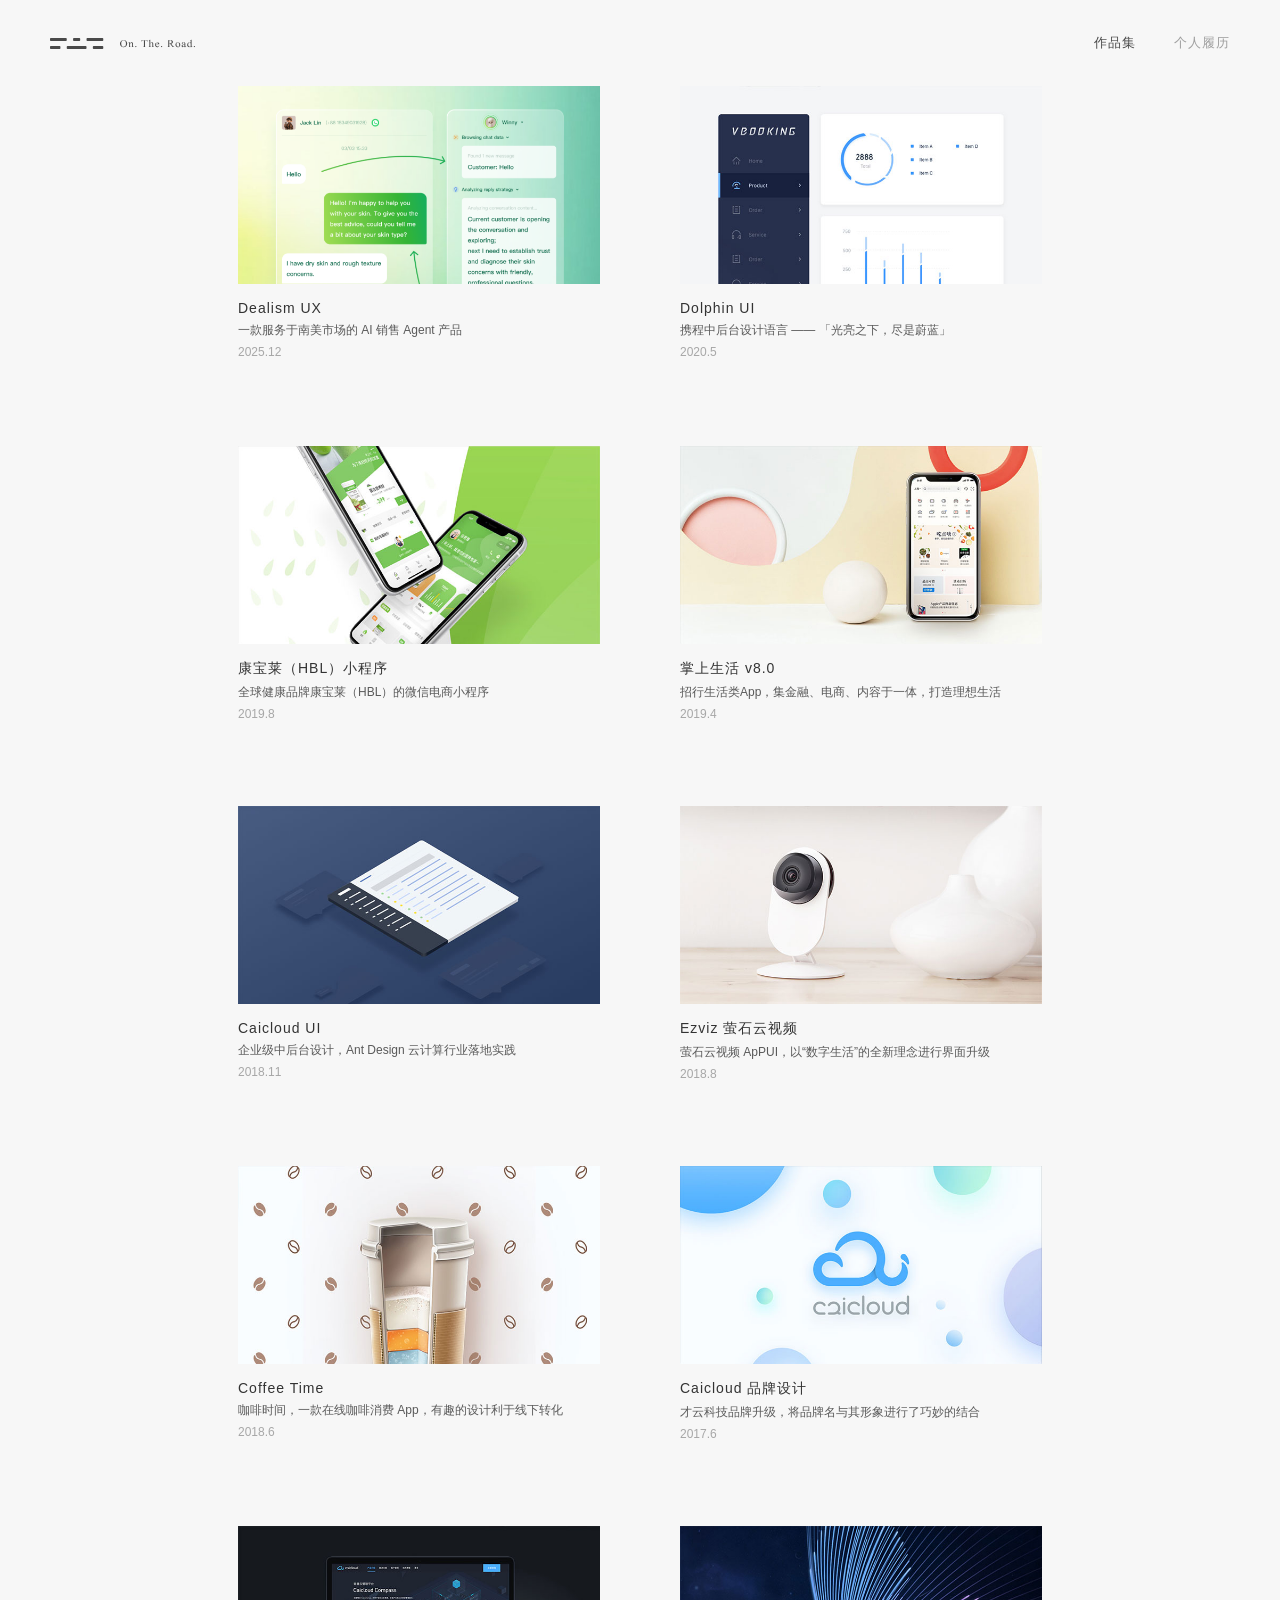
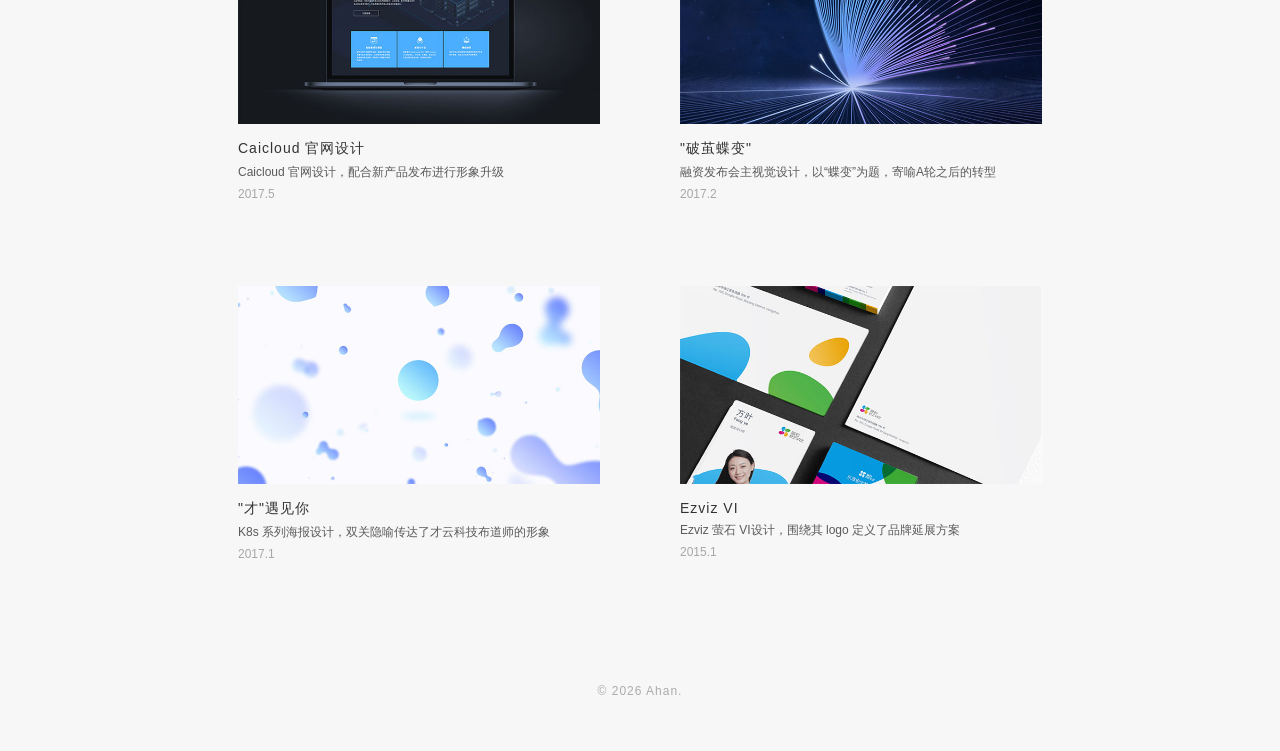
<file: index.html>
<!doctype html>
<html lang="zh-CN">
  <head>
    <meta charset="UTF-8" />
    <meta name="viewport" content="width=device-width, initial-scale=1.0" />
    <meta name="description" content="阿晗的个人设计作品集" />
    <title>阿晗 · Portfolio</title>
    <link rel="stylesheet" href="./styles.css" />
  </head>
  <body class="portfolio-page">
    <header class="site-header" aria-label="站点导航">
      <a class="brand" href="#top" aria-label="返回顶部">
        <img src="./assets/resume-brand.svg" alt="On. The. Road." />
      </a>
      <nav class="page-tabs" aria-label="页面切换">
        <a class="page-tab is-active" href="./index.html" aria-current="page">作品集</a>
        <a class="page-tab" href="./resume.html">个人履历</a>
      </nav>
    </header>

    <main id="top" class="projects" aria-label="作品集列表">
      <a class="project-card project-card-link" href="./dealism.html" aria-label="查看 Dealism UX 项目详情">
        <img class="project-image" src="./assets/project-cover/project-12.png" alt="Dealism UX 项目封面" />
        <div class="project-copy">
          <h2>Dealism UX</h2>
          <p>一款服务于南美市场的 AI 销售 Agent 产品</p>
          <time datetime="2025-12">2025.12</time>
        </div>
      </a>

      <a class="project-card project-card-link" href="./dolphin.html" aria-label="查看 Dolphin UI 项目详情">
        <img class="project-image" src="./assets/project-cover/project-11.png" alt="Dolphin UI 项目封面" />
        <div class="project-copy project-copy-narrow">
          <h2>Dolphin UI</h2>
          <p>携程中后台设计语言 —— 「光亮之下，尽是蔚蓝」</p>
          <time datetime="2020-05">2020.5</time>
        </div>
      </a>

      <a class="project-card project-card-link" href="./Kiwi.html" aria-label="查看 Kiwi 项目详情">
        <img class="project-image" src="./assets/project-cover/project-10.png" alt="Kiwi 项目封面" />
        <div class="project-copy project-copy-narrow">
          <h2>康宝莱（HBL）小程序</h2>
          <p>全球健康品牌康宝莱（HBL）的微信电商小程序</p>
          <time datetime="2019-08">2019.8</time>
        </div>
      </a>

      <a class="project-card project-card-link" href="./Dora.html" aria-label="查看 Dora 项目详情">
        <img class="project-image" src="./assets/project-cover/project-09.png" alt="Dora 项目封面" />
        <div class="project-copy">
          <h2>掌上生活 v8.0</h2>
          <p>招行生活类App，集金融、电商、内容于一体，打造理想生活</p>
          <time datetime="2019-04">2019.4</time>
        </div>
      </a>

      <a class="project-card project-card-link" href="./caicloud.html" aria-label="查看 Caicloud UI 项目详情">
        <img class="project-image" src="./assets/project-cover/project-08.png" alt="Caicloud UI 项目封面" />
        <div class="project-copy">
          <h2>Caicloud UI</h2>
          <p>企业级中后台设计，Ant Design 云计算行业落地实践</p>
          <time datetime="2018-11">2018.11</time>
        </div>
      </a>

      <a class="project-card project-card-link" href="./ezviz-ui.html" aria-label="查看 Ezviz UI 项目详情">
        <img class="project-image" src="./assets/project-cover/project-07.png?v=1" alt="Ezviz UI 项目封面" />
        <div class="project-copy">
          <h2>Ezviz 萤石云视频</h2>
          <p>萤石云视频 ApPUI，以“数字生活”的全新理念进行界面升级</p>
          <time datetime="2018-08">2018.8</time>
        </div>
      </a>

      <a class="project-card project-card-link" href="./coffee-time.html" aria-label="查看 Coffee Time 项目详情">
        <img class="project-image" src="./assets/project-cover/project-06.png" alt="Coffee Time 项目封面" />
        <div class="project-copy">
          <h2>Coffee Time</h2>
          <p>咖啡时间，一款在线咖啡消费 App，有趣的设计利于线下转化</p>
          <time datetime="2018-06">2018.6</time>
        </div>
      </a>

      <a class="project-card project-card-link" href="./caicloud-logo.html" aria-label="查看 Caicloud logo 项目详情">
        <img class="project-image" src="./assets/project-cover/project-05.png" alt="Caicloud logo 项目封面" />
        <div class="project-copy">
          <h2>Caicloud 品牌设计</h2>
          <p>才云科技品牌升级，将品牌名与其形象进行了巧妙的结合</p>
          <time datetime="2017-06">2017.6</time>
        </div>
      </a>

      <a class="project-card project-card-link" href="./caicloud-website.html" aria-label="查看 Caicloud Website 项目详情">
        <img class="project-image" src="./assets/project-cover/project-04.png" alt="Caicloud Website 项目封面" />
        <div class="project-copy">
          <h2>Caicloud 官网设计</h2>
          <p>Caicloud 官网设计，配合新产品发布进行形象升级</p>
          <time datetime="2017-05">2017.5</time>
        </div>
      </a>

      <a class="project-card project-card-link" href="./caicloud-conf.html" aria-label="查看 Caicloud Conf 项目详情">
        <img class="project-image" src="./assets/project-cover/project-03.png" alt="Caicloud Conf 项目封面" />
        <div class="project-copy">
          <h2>"破茧蝶变"</h2>
          <p>融资发布会主视觉设计，以“蝶变”为题，寄喻A轮之后的转型</p>
          <time datetime="2017-02">2017.2</time>
        </div>
      </a>

      <a class="project-card project-card-link" href="./caicloud-meetup.html" aria-label="查看 Caicloud Meetup 项目详情">
        <img class="project-image" src="./assets/project-cover/project-02.png" alt="Caicloud Meetup 项目封面" />
        <div class="project-copy">
          <h2>"才"遇见你</h2>
          <p>K8s 系列海报设计，双关隐喻传达了才云科技布道师的形象</p>
          <time datetime="2017-01">2017.1</time>
        </div>
      </a>

      <a class="project-card project-card-link" href="./ezviz-vi.html" aria-label="查看 Ezviz VI 项目详情">
        <img class="project-image" src="./assets/project-cover/project-01.png" alt="Ezviz VI 项目封面" />
        <div class="project-copy">
          <h2>Ezviz VI</h2>
          <p>Ezviz 萤石 VI设计，围绕其 logo 定义了品牌延展方案</p>
          <time datetime="2015-01">2015.1</time>
        </div>
      </a>
    </main>

    <footer class="site-footer">
      <span class="footer-divider" aria-hidden="true"></span>
      <p>© 2026 Ahan.</p>
    </footer>

    <script src="./index.js"></script>
  </body>
</html>
</file>
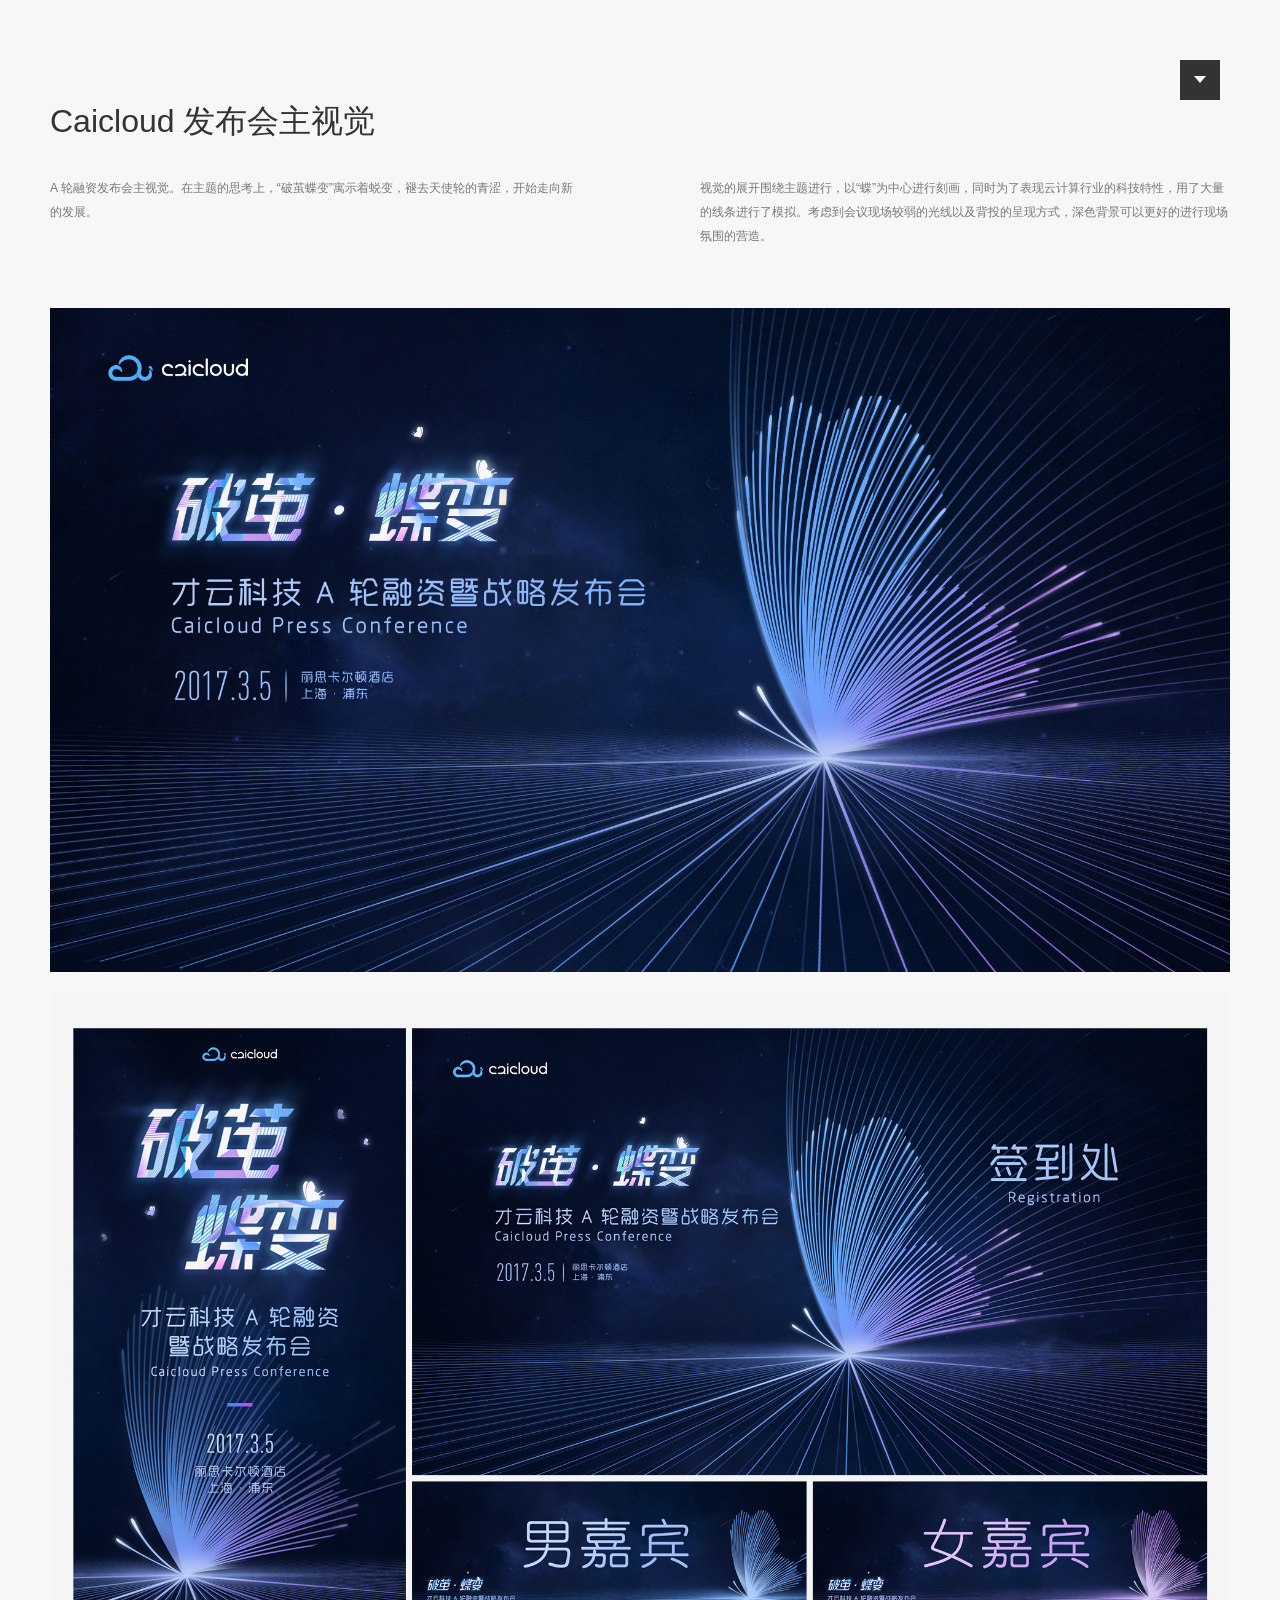
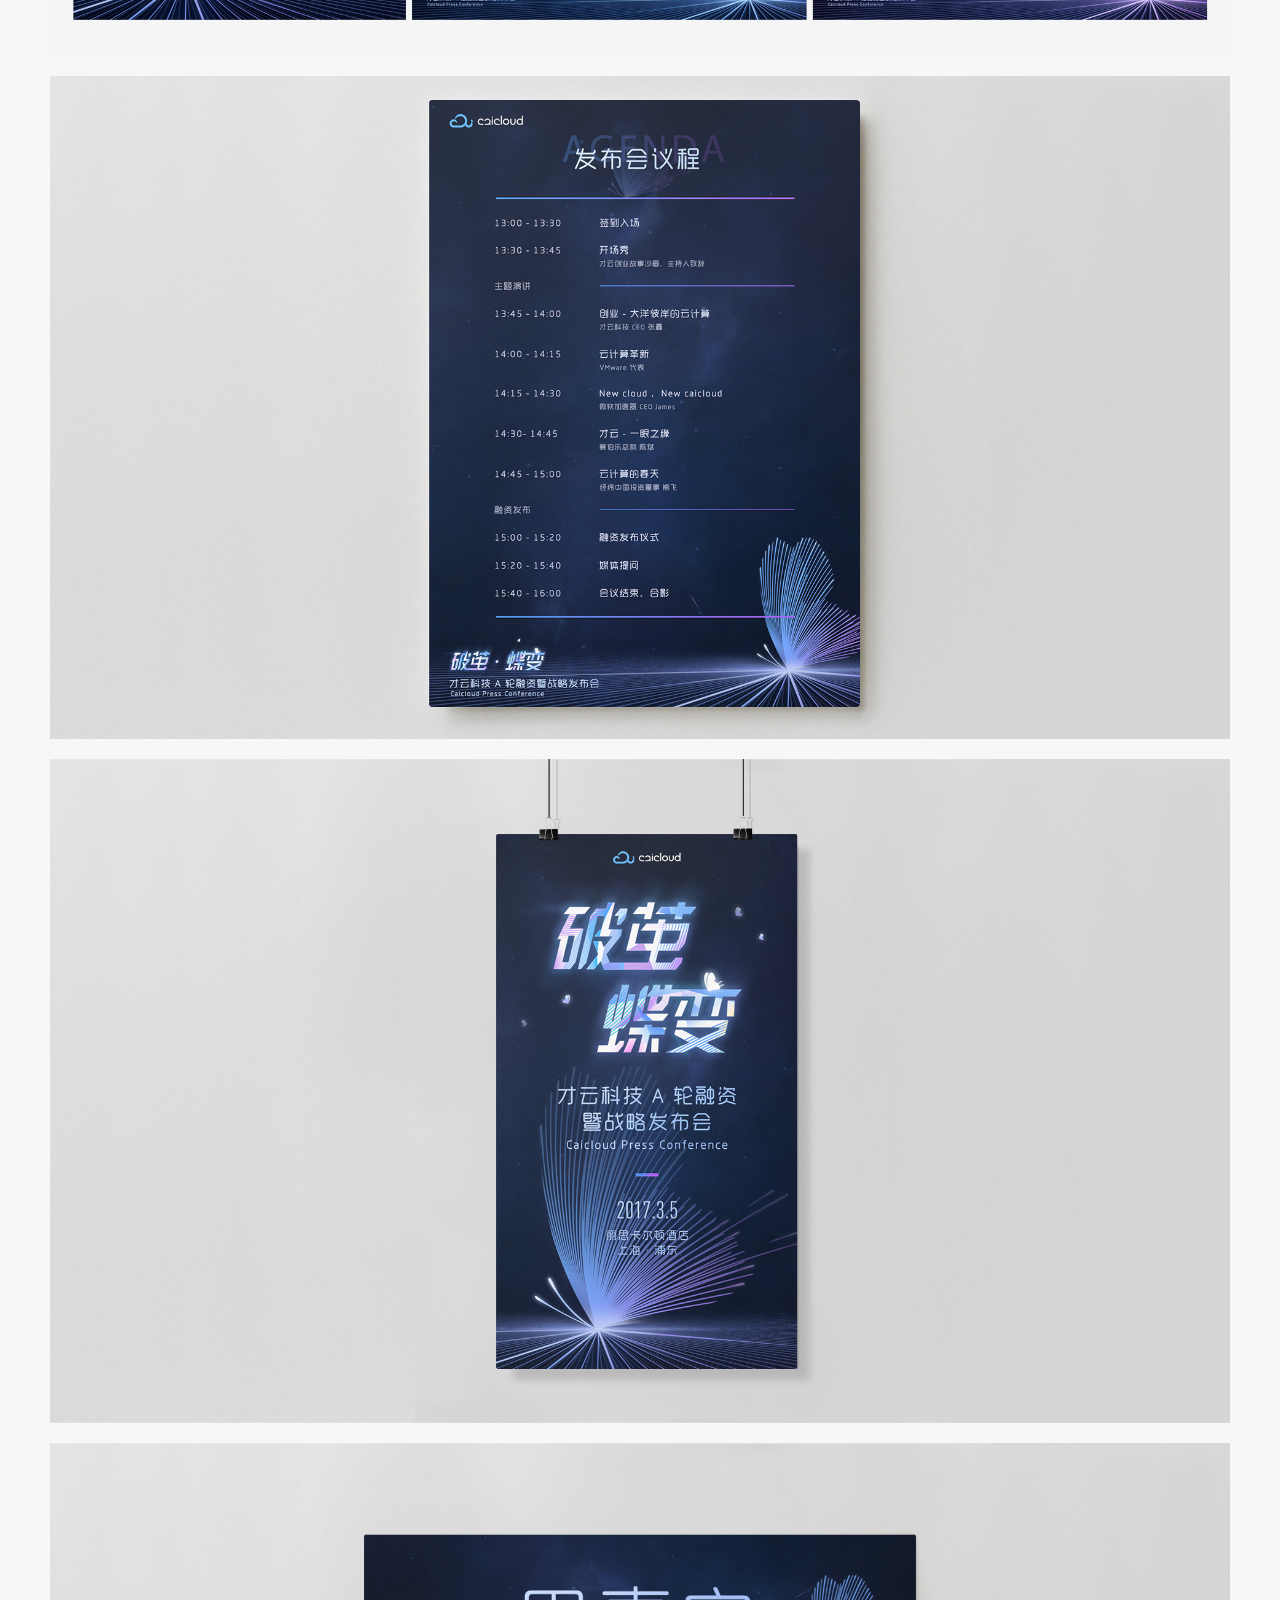
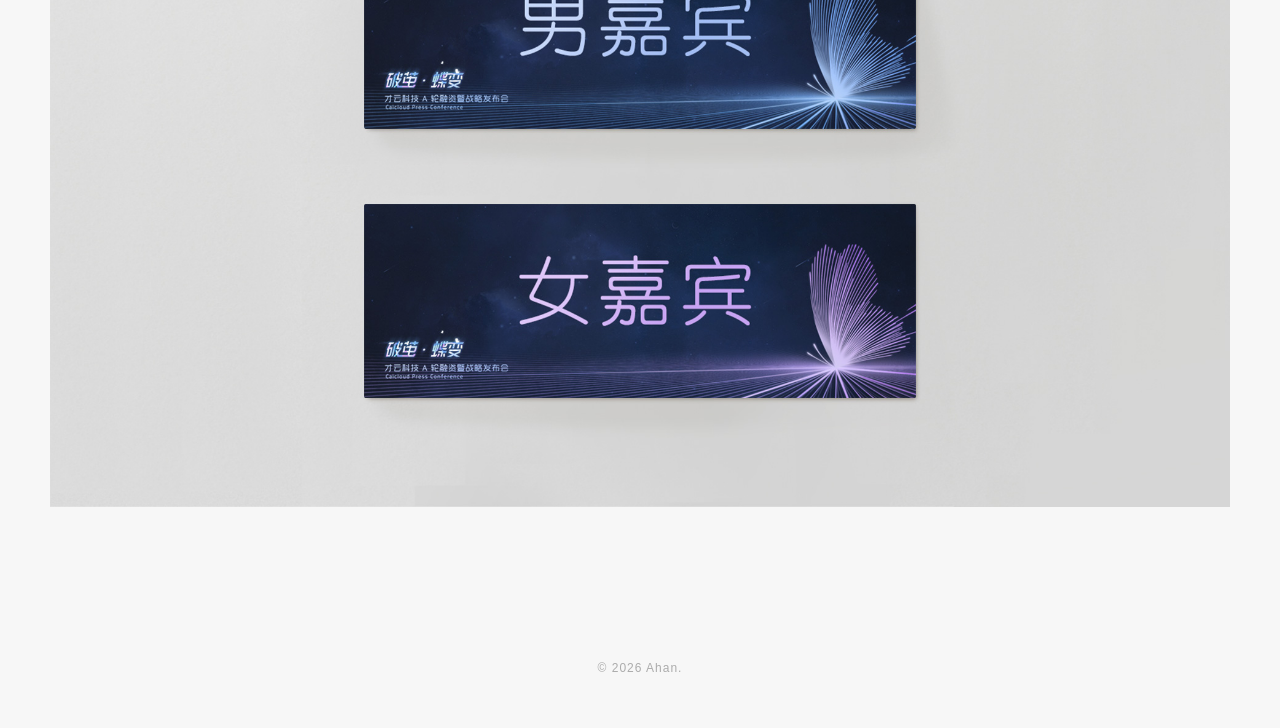
<file: caicloud-conf.html>
<!doctype html>
<html lang="zh-CN">
  <head>
    <meta charset="UTF-8" />
    <meta name="viewport" content="width=device-width, initial-scale=1.0" />
    <meta name="description" content="Caicloud Conf 项目详情" />
    <title>Caicloud Conf · 阿晗</title>
    <link rel="stylesheet" href="./styles.css" />
  </head>
  <body class="project-detail-page is-entering">
    <button class="detail-close" type="button" aria-label="返回作品集">
      <span class="detail-close-track" aria-hidden="true">
        <i></i>
        <i></i>
      </span>
    </button>

    <main class="detail-content">
      <header class="detail-intro">
        <h1>Caicloud 发布会主视觉</h1>
        <div class="detail-summary">
          <p>A 轮融资发布会主视觉。在主题的思考上，“破茧蝶变”寓示着蜕变，褪去天使轮的青涩，开始走向新的发展。</p>
          <p>视觉的展开围绕主题进行，以“蝶”为中心进行刻画，同时为了表现云计算行业的科技特性，用了大量的线条进行了模拟。考虑到会议现场较弱的光线以及背投的呈现方式，深色背景可以更好的进行现场氛围的营造。</p>
        </div>
      </header>

      <section class="detail-gallery" aria-label="Caicloud Conf 项目展示">
        <img class="detail-gallery-full" src="./assets/Caicloud Conf/Caicloud-Conf-detail-01.jpg" alt="Caicloud Conf 项目展示 1" decoding="async" fetchpriority="high" />
        <img class="detail-gallery-full" src="./assets/Caicloud Conf/Caicloud-Conf-detail-02.jpg" alt="Caicloud Conf 项目展示 2" decoding="async" />
        <img class="detail-gallery-full" src="./assets/Caicloud Conf/Caicloud-Conf-detail-03.jpg" alt="Caicloud Conf 项目展示 3" decoding="async" />
        <img class="detail-gallery-full" src="./assets/Caicloud Conf/Caicloud-Conf-detail-04.jpg" alt="Caicloud Conf 项目展示 4" decoding="async" />
        <img class="detail-gallery-full" src="./assets/Caicloud Conf/Caicloud-Conf-detail-05.jpg" alt="Caicloud Conf 项目展示 5" decoding="async" />
      </section>
    </main>

    <footer class="site-footer detail-footer">
      <span class="footer-divider" aria-hidden="true"></span>
      <p>© 2026 Ahan.</p>
    </footer>

    <script src="./detail.js"></script>
  </body>
</html>
</file>
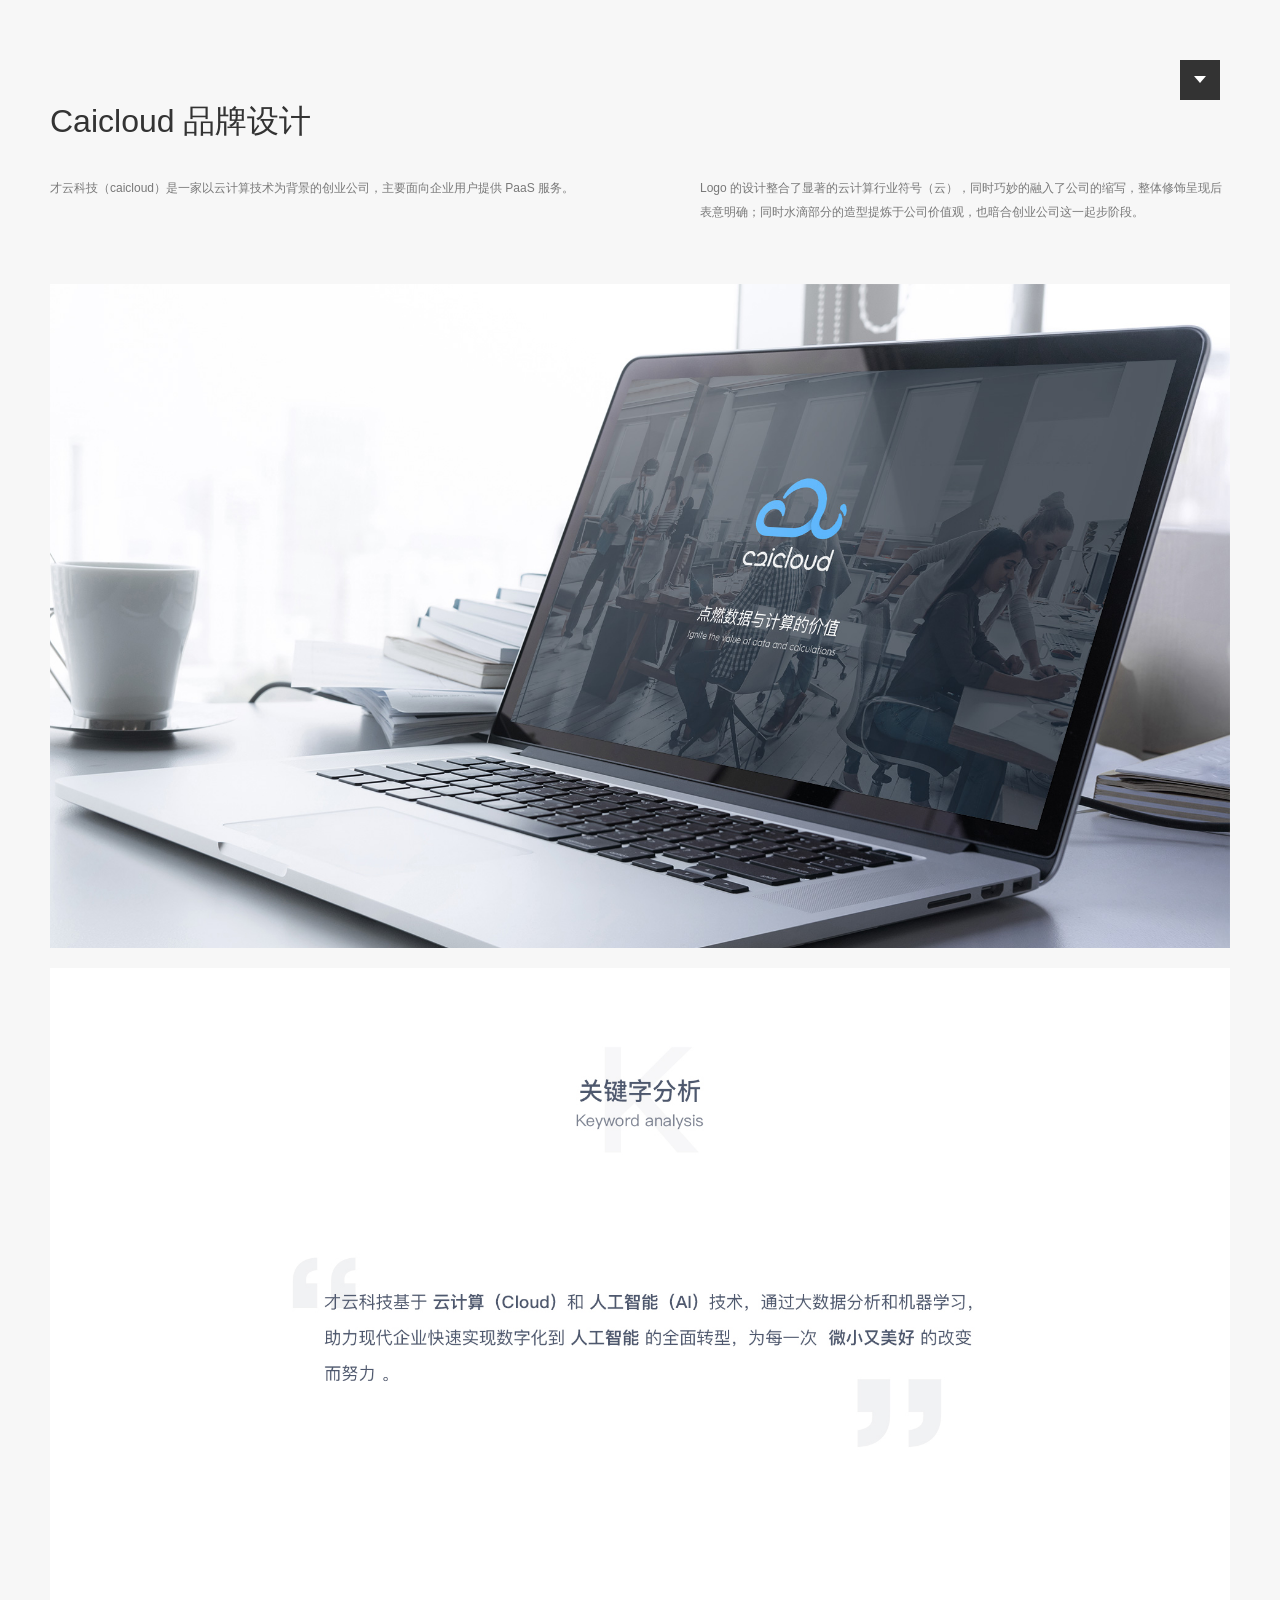
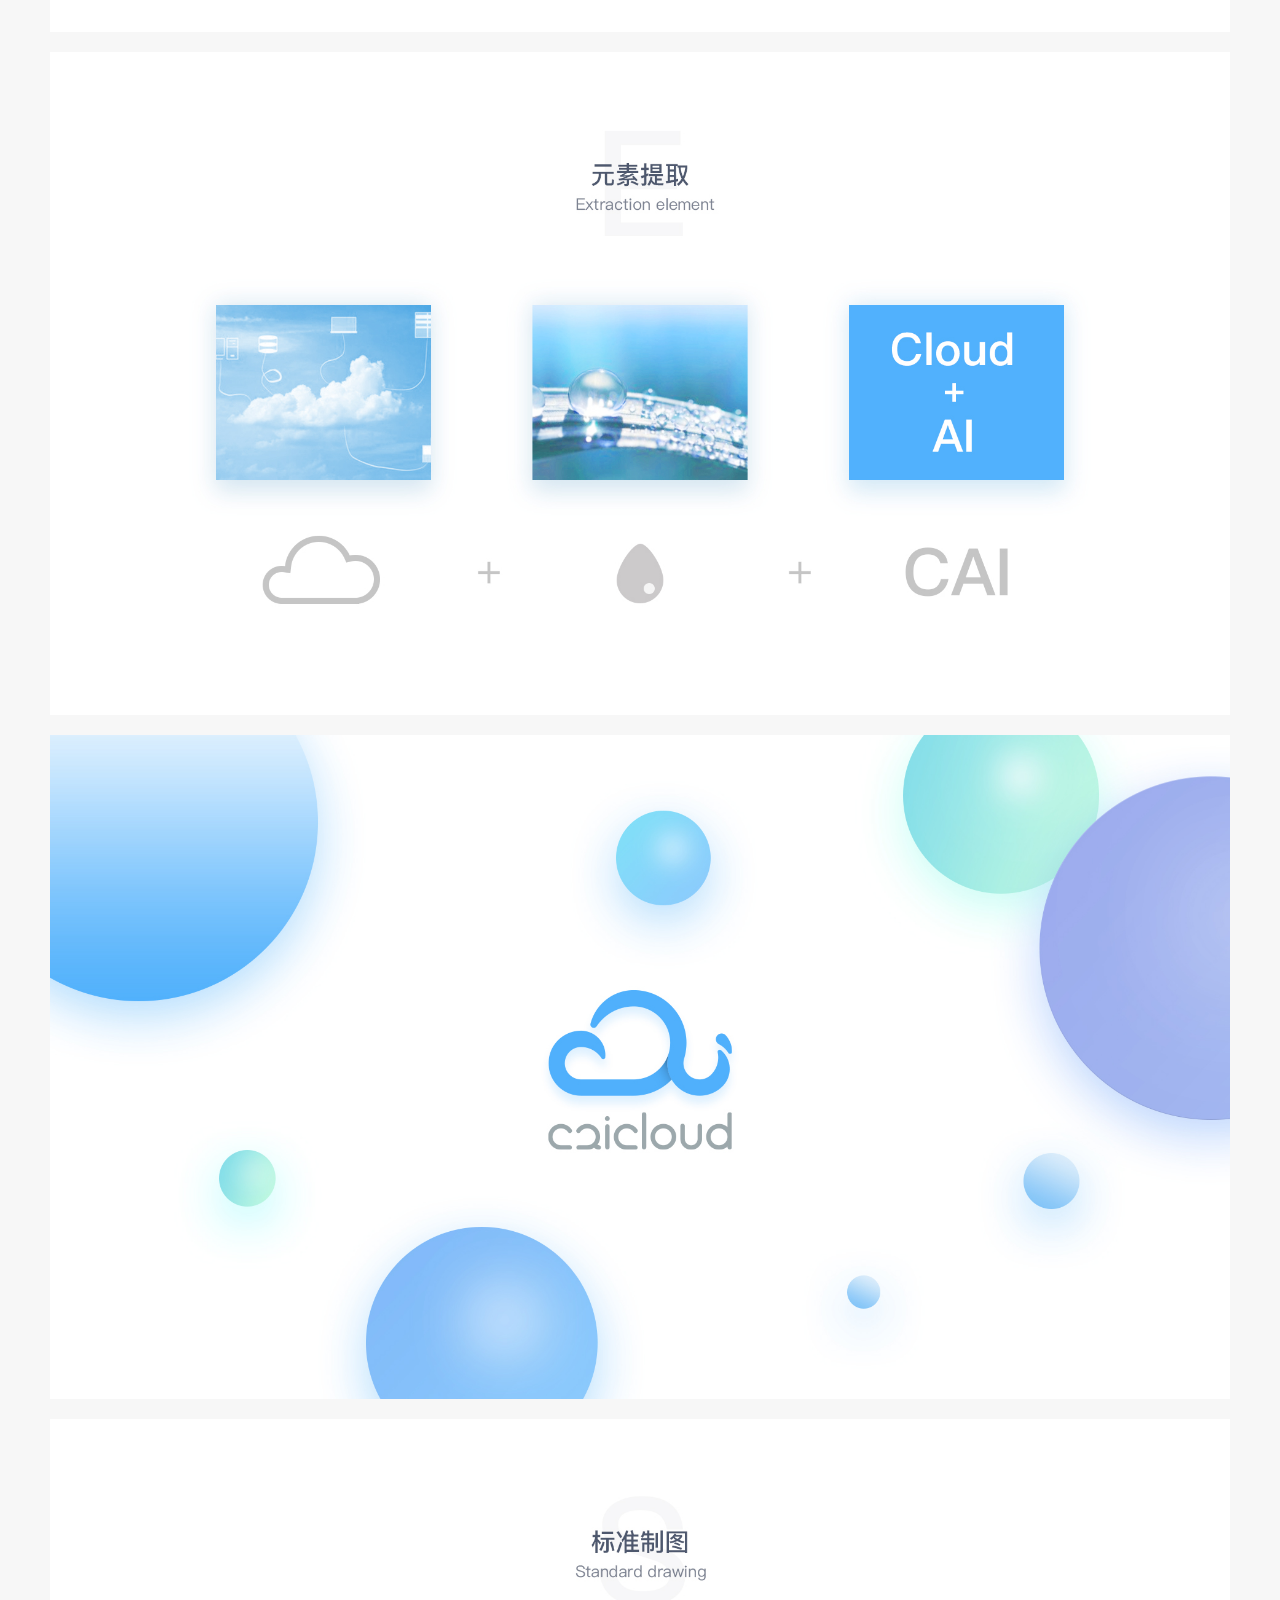
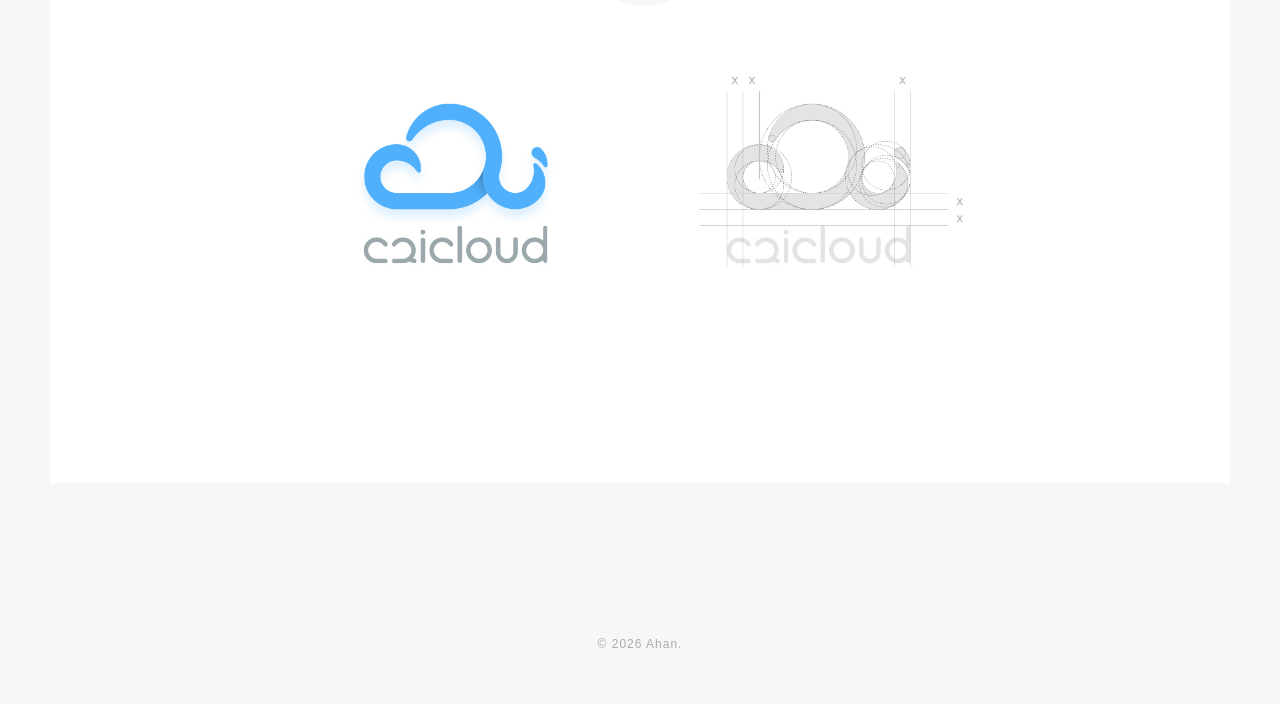
<file: caicloud-logo.html>
<!doctype html>
<html lang="zh-CN">
  <head>
    <meta charset="UTF-8" />
    <meta name="viewport" content="width=device-width, initial-scale=1.0" />
    <meta name="description" content="Caicloud logo 项目详情" />
    <title>Caicloud logo · 阿晗</title>
    <link rel="stylesheet" href="./styles.css" />
  </head>
  <body class="project-detail-page is-entering">
    <button class="detail-close" type="button" aria-label="返回作品集">
      <span class="detail-close-track" aria-hidden="true">
        <i></i>
        <i></i>
      </span>
    </button>

    <main class="detail-content">
      <header class="detail-intro">
        <h1>Caicloud 品牌设计</h1>
        <div class="detail-summary">
          <p>才云科技（caicloud）是一家以云计算技术为背景的创业公司，主要面向企业用户提供 PaaS 服务。</p>
          <p>Logo 的设计整合了显著的云计算行业符号（云），同时巧妙的融入了公司的缩写，整体修饰呈现后表意明确；同时水滴部分的造型提炼于公司价值观，也暗合创业公司这一起步阶段。</p>
        </div>
      </header>

      <section class="detail-gallery" aria-label="Caicloud logo 项目展示">
        <img class="detail-gallery-full" src="./assets/Caicloud logo/Caicloud-logo-detail-01.jpg" alt="Caicloud logo 项目展示 1" decoding="async" fetchpriority="high" />
        <img class="detail-gallery-full" src="./assets/Caicloud logo/Caicloud-logo-detail-02.jpg" alt="Caicloud logo 项目展示 2" decoding="async" />
        <img class="detail-gallery-full" src="./assets/Caicloud logo/Caicloud-logo-detail-03.jpg" alt="Caicloud logo 项目展示 3" decoding="async" />
        <img class="detail-gallery-full" src="./assets/Caicloud logo/Caicloud-logo-detail-04.jpg" alt="Caicloud logo 项目展示 4" decoding="async" />
        <img class="detail-gallery-full" src="./assets/Caicloud logo/Caicloud-logo-detail-05.jpg" alt="Caicloud logo 项目展示 5" decoding="async" />
      </section>
    </main>

    <footer class="site-footer detail-footer">
      <span class="footer-divider" aria-hidden="true"></span>
      <p>© 2026 Ahan.</p>
    </footer>

    <script src="./detail.js"></script>
  </body>
</html>
</file>
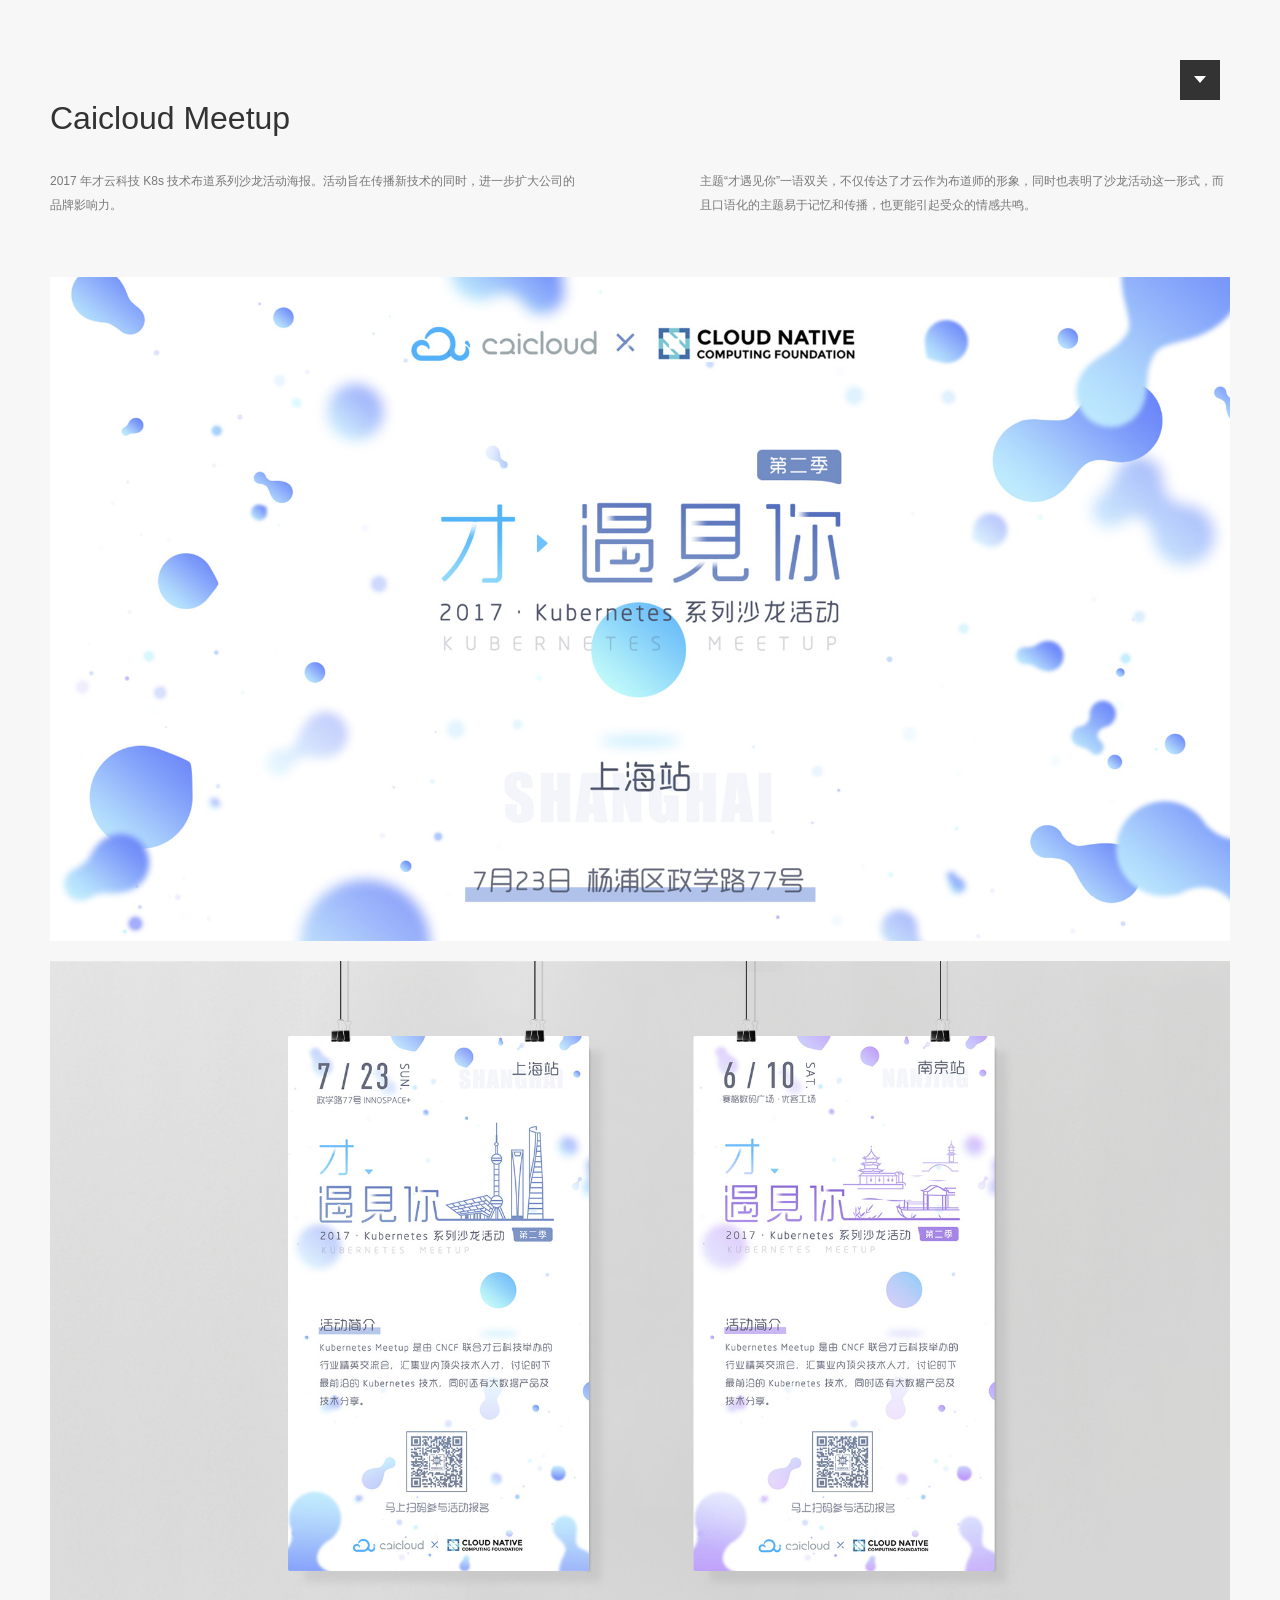
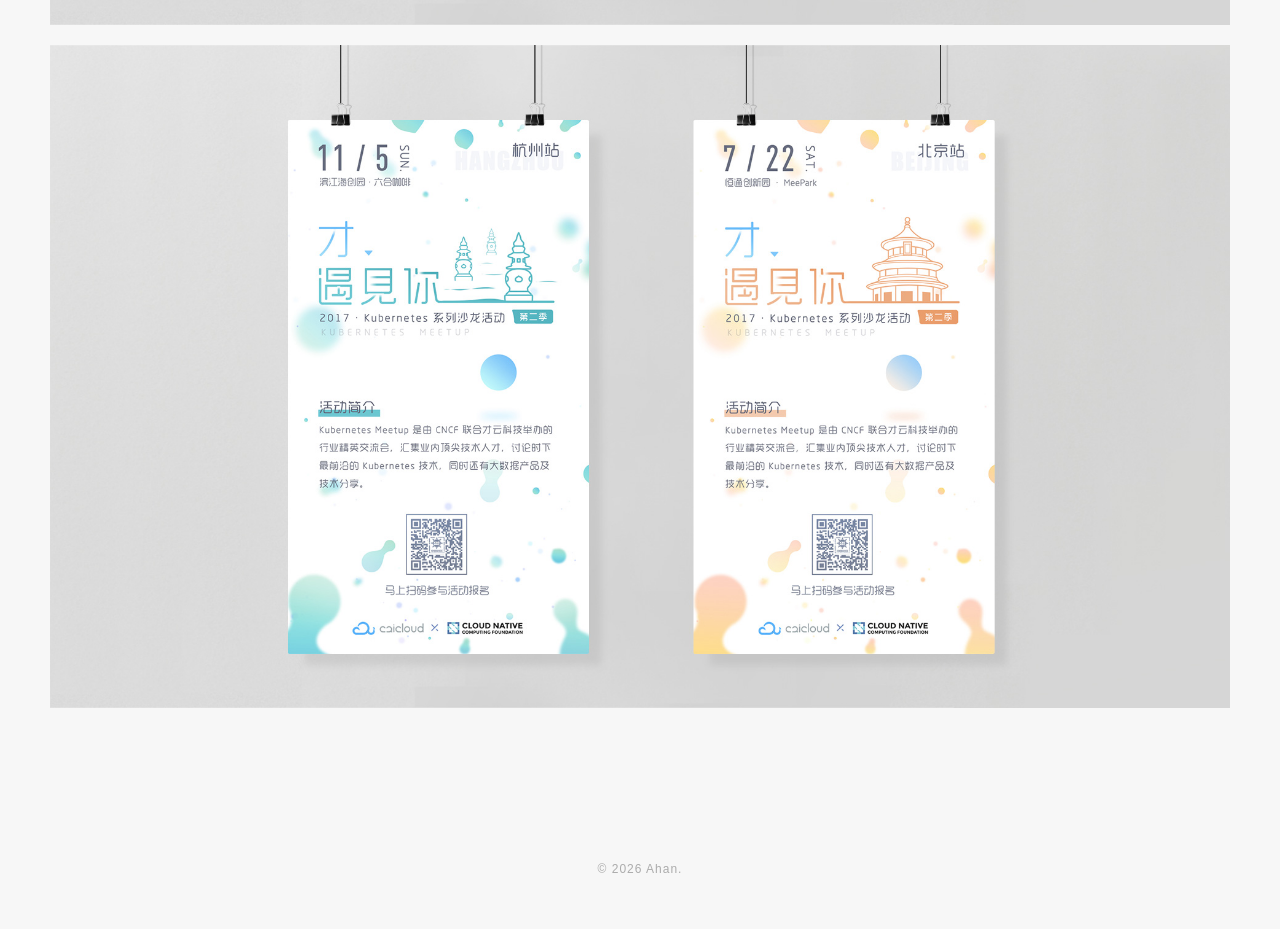
<file: caicloud-meetup.html>
<!doctype html>
<html lang="zh-CN">
  <head>
    <meta charset="UTF-8" />
    <meta name="viewport" content="width=device-width, initial-scale=1.0" />
    <meta name="description" content="Caicloud Meetup 项目详情" />
    <title>Caicloud Meetup · 阿晗</title>
    <link rel="stylesheet" href="./styles.css" />
  </head>
  <body class="project-detail-page is-entering">
    <button class="detail-close" type="button" aria-label="返回作品集">
      <span class="detail-close-track" aria-hidden="true">
        <i></i>
        <i></i>
      </span>
    </button>

    <main class="detail-content">
      <header class="detail-intro">
        <h1>Caicloud Meetup</h1>
        <div class="detail-summary">
          <p>2017 年才云科技 K8s 技术布道系列沙龙活动海报。活动旨在传播新技术的同时，进一步扩大公司的品牌影响力。</p>
          <p>主题“才遇见你”一语双关，不仅传达了才云作为布道师的形象，同时也表明了沙龙活动这一形式，而且口语化的主题易于记忆和传播，也更能引起受众的情感共鸣。</p>
        </div>
      </header>

      <section class="detail-gallery" aria-label="Caicloud Meetup 项目展示">
        <img class="detail-gallery-full" src="./assets/Caicloud Meetup/Caicloud-Meetup-detail-01.jpg" alt="Caicloud Meetup 项目展示 1" decoding="async" fetchpriority="high" />
        <img class="detail-gallery-full" src="./assets/Caicloud Meetup/Caicloud-Meetup-detail-02.jpg" alt="Caicloud Meetup 项目展示 2" decoding="async" />
        <img class="detail-gallery-full" src="./assets/Caicloud Meetup/Caicloud-Meetup-detail-03.jpg" alt="Caicloud Meetup 项目展示 3" decoding="async" />
      </section>
    </main>

    <footer class="site-footer detail-footer">
      <span class="footer-divider" aria-hidden="true"></span>
      <p>© 2026 Ahan.</p>
    </footer>

    <script src="./detail.js"></script>
  </body>
</html>
</file>
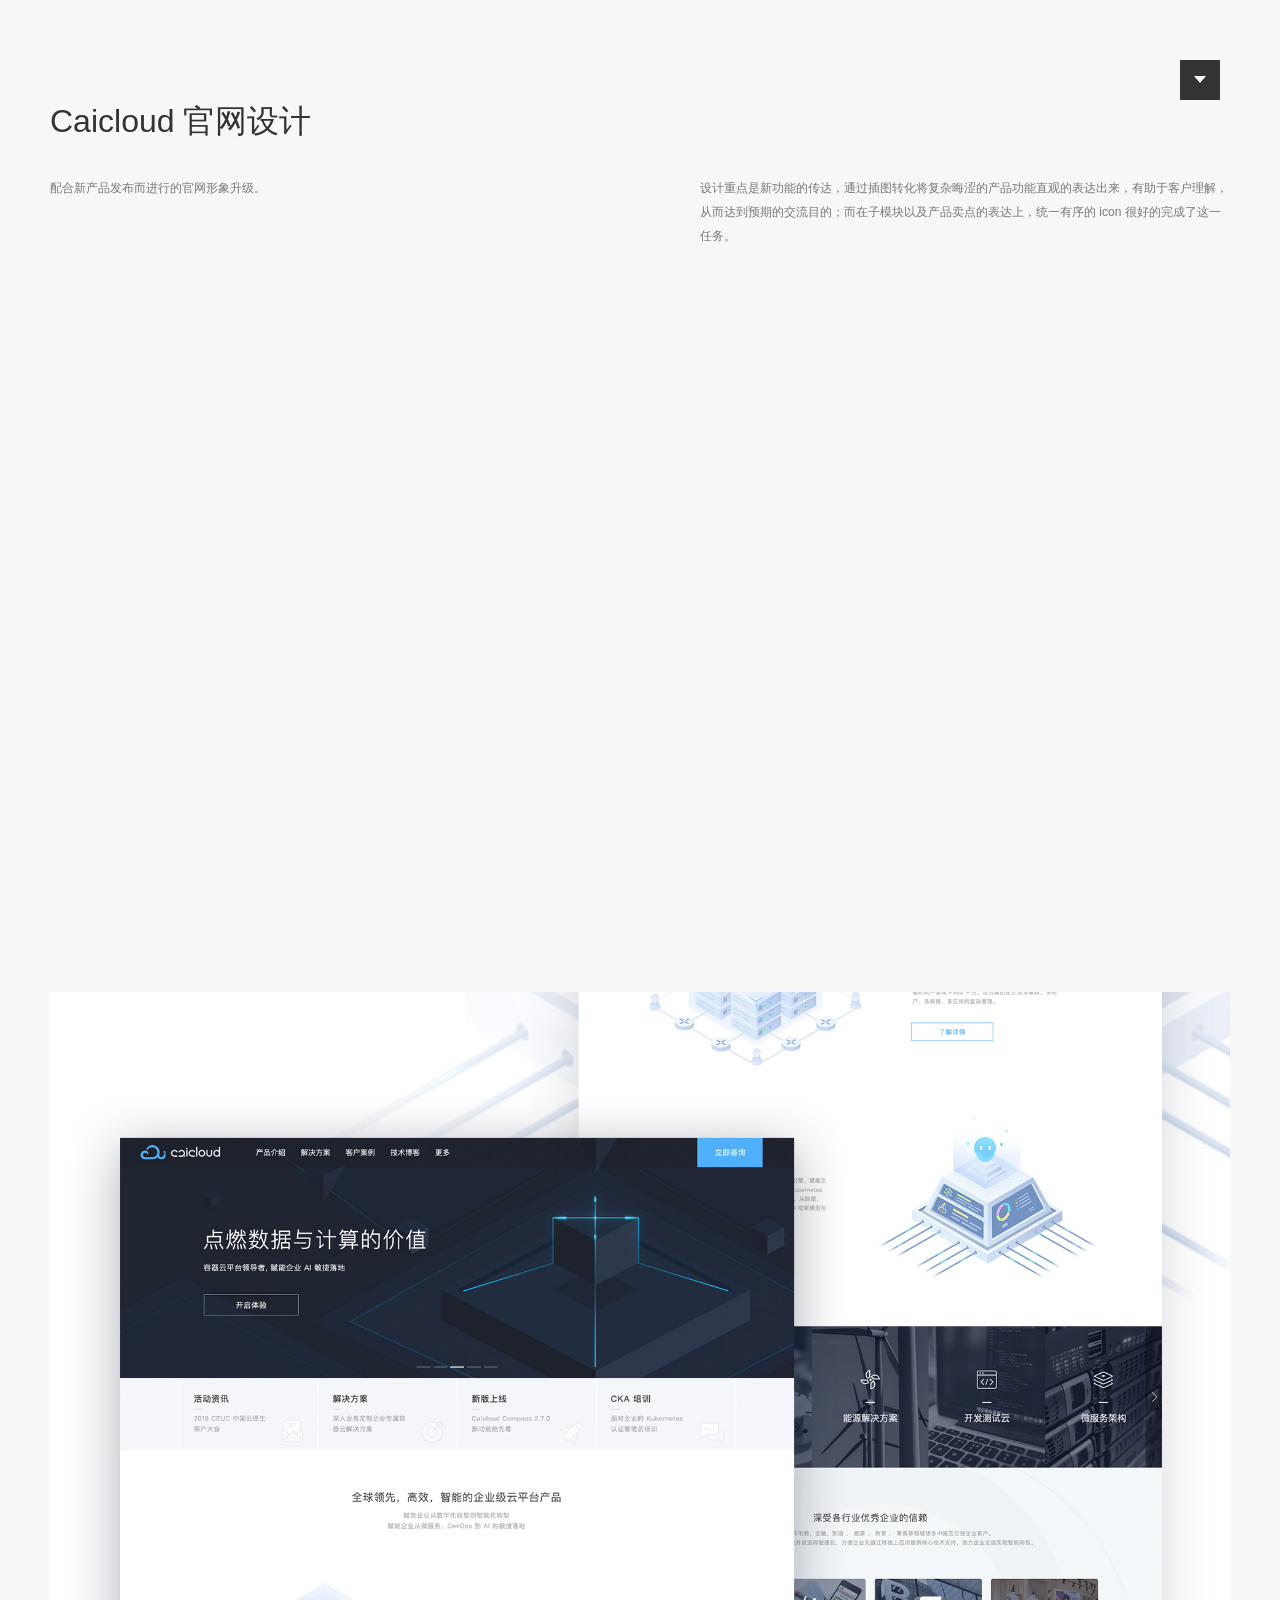
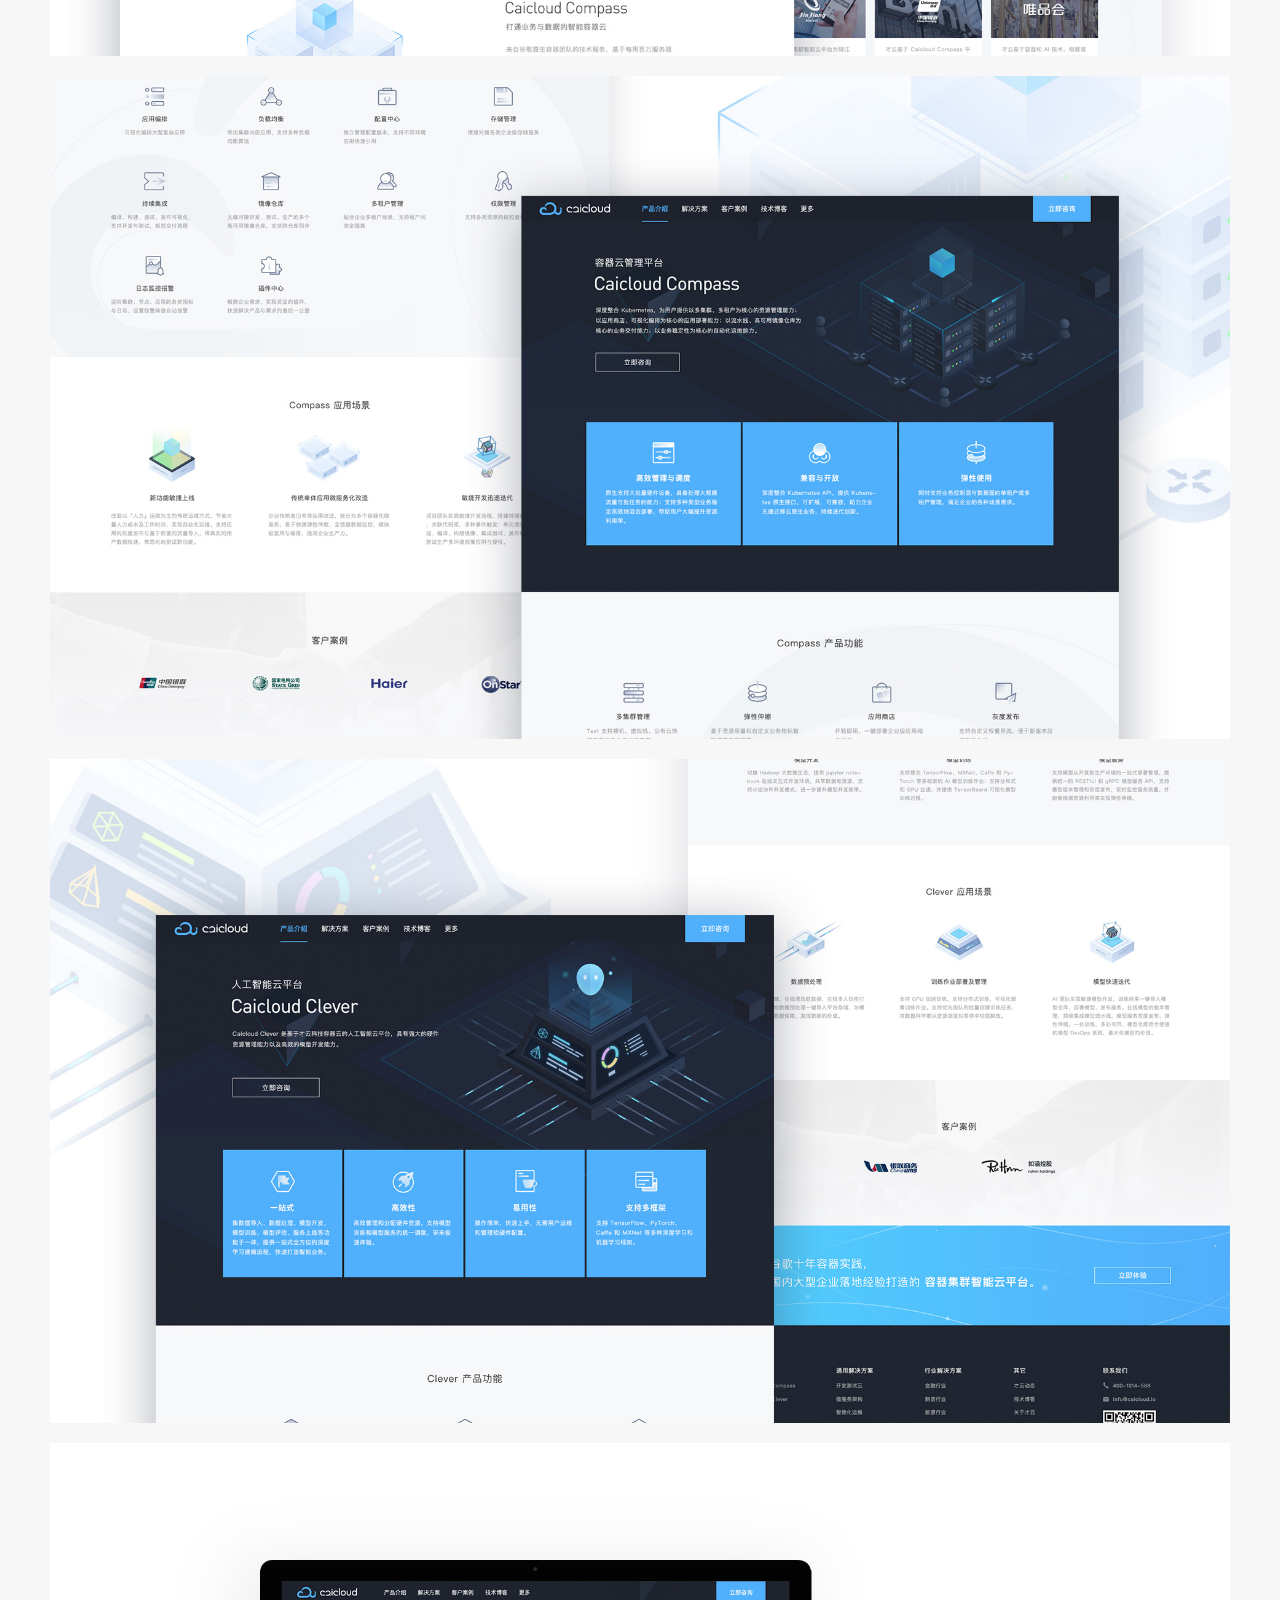
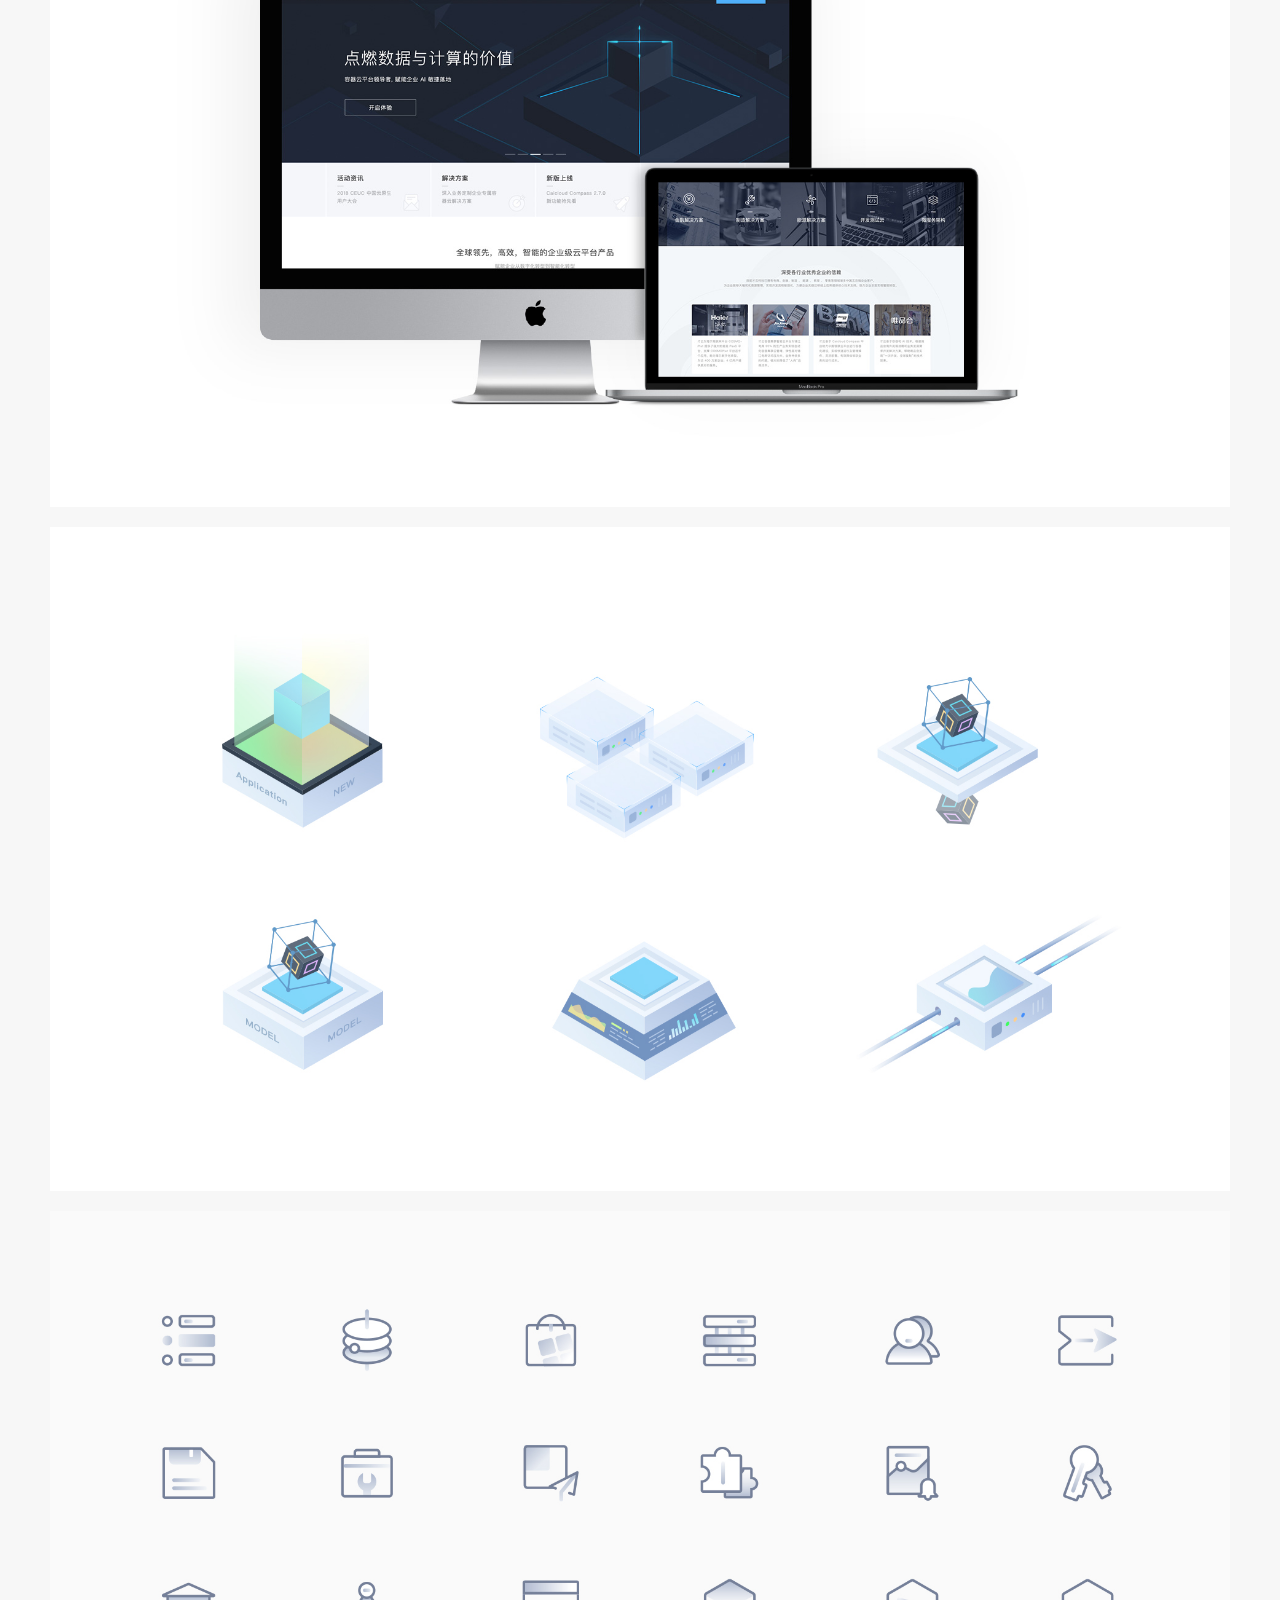
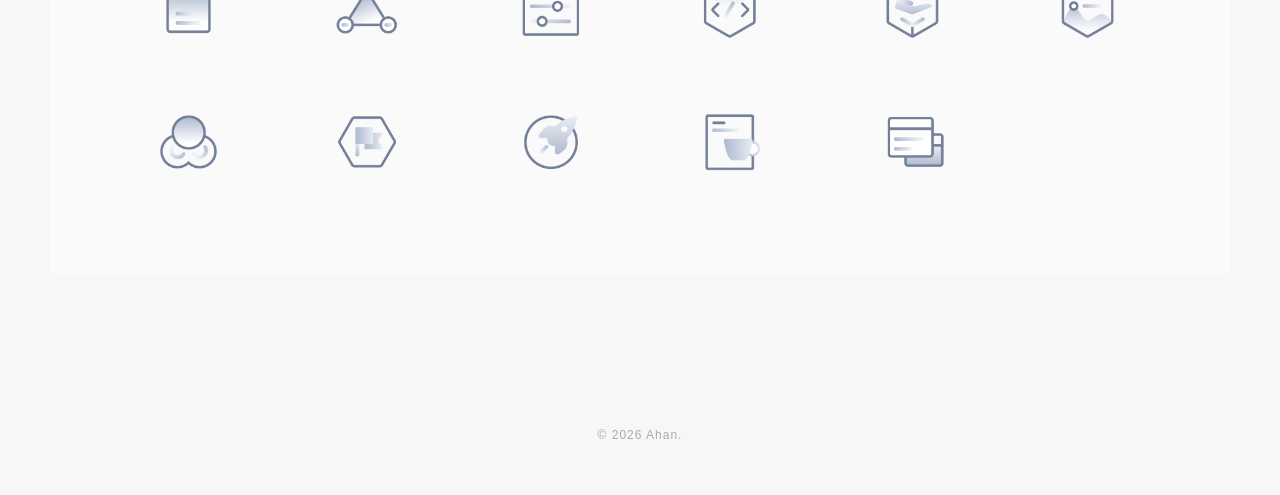
<file: caicloud-website.html>
<!doctype html>
<html lang="zh-CN">
  <head>
    <meta charset="UTF-8" />
    <meta name="viewport" content="width=device-width, initial-scale=1.0" />
    <meta name="description" content="Caicloud Website 项目详情" />
    <title>Caicloud Website · 阿晗</title>
    <link rel="stylesheet" href="./styles.css" />
  </head>
  <body class="project-detail-page is-entering">
    <button class="detail-close" type="button" aria-label="返回作品集">
      <span class="detail-close-track" aria-hidden="true">
        <i></i>
        <i></i>
      </span>
    </button>

    <main class="detail-content">
      <header class="detail-intro">
        <h1>Caicloud 官网设计</h1>
        <div class="detail-summary">
          <p>配合新产品发布而进行的官网形象升级。</p>
          <p>设计重点是新功能的传达，通过插图转化将复杂晦涩的产品功能直观的表达出来，有助于客户理解，从而达到预期的交流目的；而在子模块以及产品卖点的表达上，统一有序的 icon 很好的完成了这一任务。</p>
        </div>
      </header>

      <section class="detail-gallery" aria-label="Caicloud Website 项目展示">
        <video class="detail-project-video detail-gallery-full" src="./assets/Caicloud Website/Caicloud-Website-detail-01.mp4" loop playsinline preload="auto" tabindex="0" aria-label="Caicloud Website 动态展示 1"></video>
        <img class="detail-gallery-full" src="./assets/Caicloud Website/Caicloud-Website-detail-02.jpg" alt="Caicloud Website 项目展示 2" decoding="async" />
        <img class="detail-gallery-full" src="./assets/Caicloud Website/Caicloud-Website-detail-03.jpg" alt="Caicloud Website 项目展示 3" decoding="async" />
        <img class="detail-gallery-full" src="./assets/Caicloud Website/Caicloud-Website-detail-04.jpg" alt="Caicloud Website 项目展示 4" decoding="async" />
        <img class="detail-gallery-full" src="./assets/Caicloud Website/Caicloud-Website-detail-05.jpg" alt="Caicloud Website 项目展示 5" decoding="async" />
        <img class="detail-gallery-full" src="./assets/Caicloud Website/Caicloud-Website-detail-06.jpg" alt="Caicloud Website 项目展示 6" decoding="async" />
        <img class="detail-gallery-full" src="./assets/Caicloud Website/Caicloud-Website-detail-07.jpg" alt="Caicloud Website 项目展示 7" decoding="async" />
      </section>
    </main>

    <footer class="site-footer detail-footer">
      <span class="footer-divider" aria-hidden="true"></span>
      <p>© 2026 Ahan.</p>
    </footer>

    <script src="./detail.js"></script>
  </body>
</html>
</file>
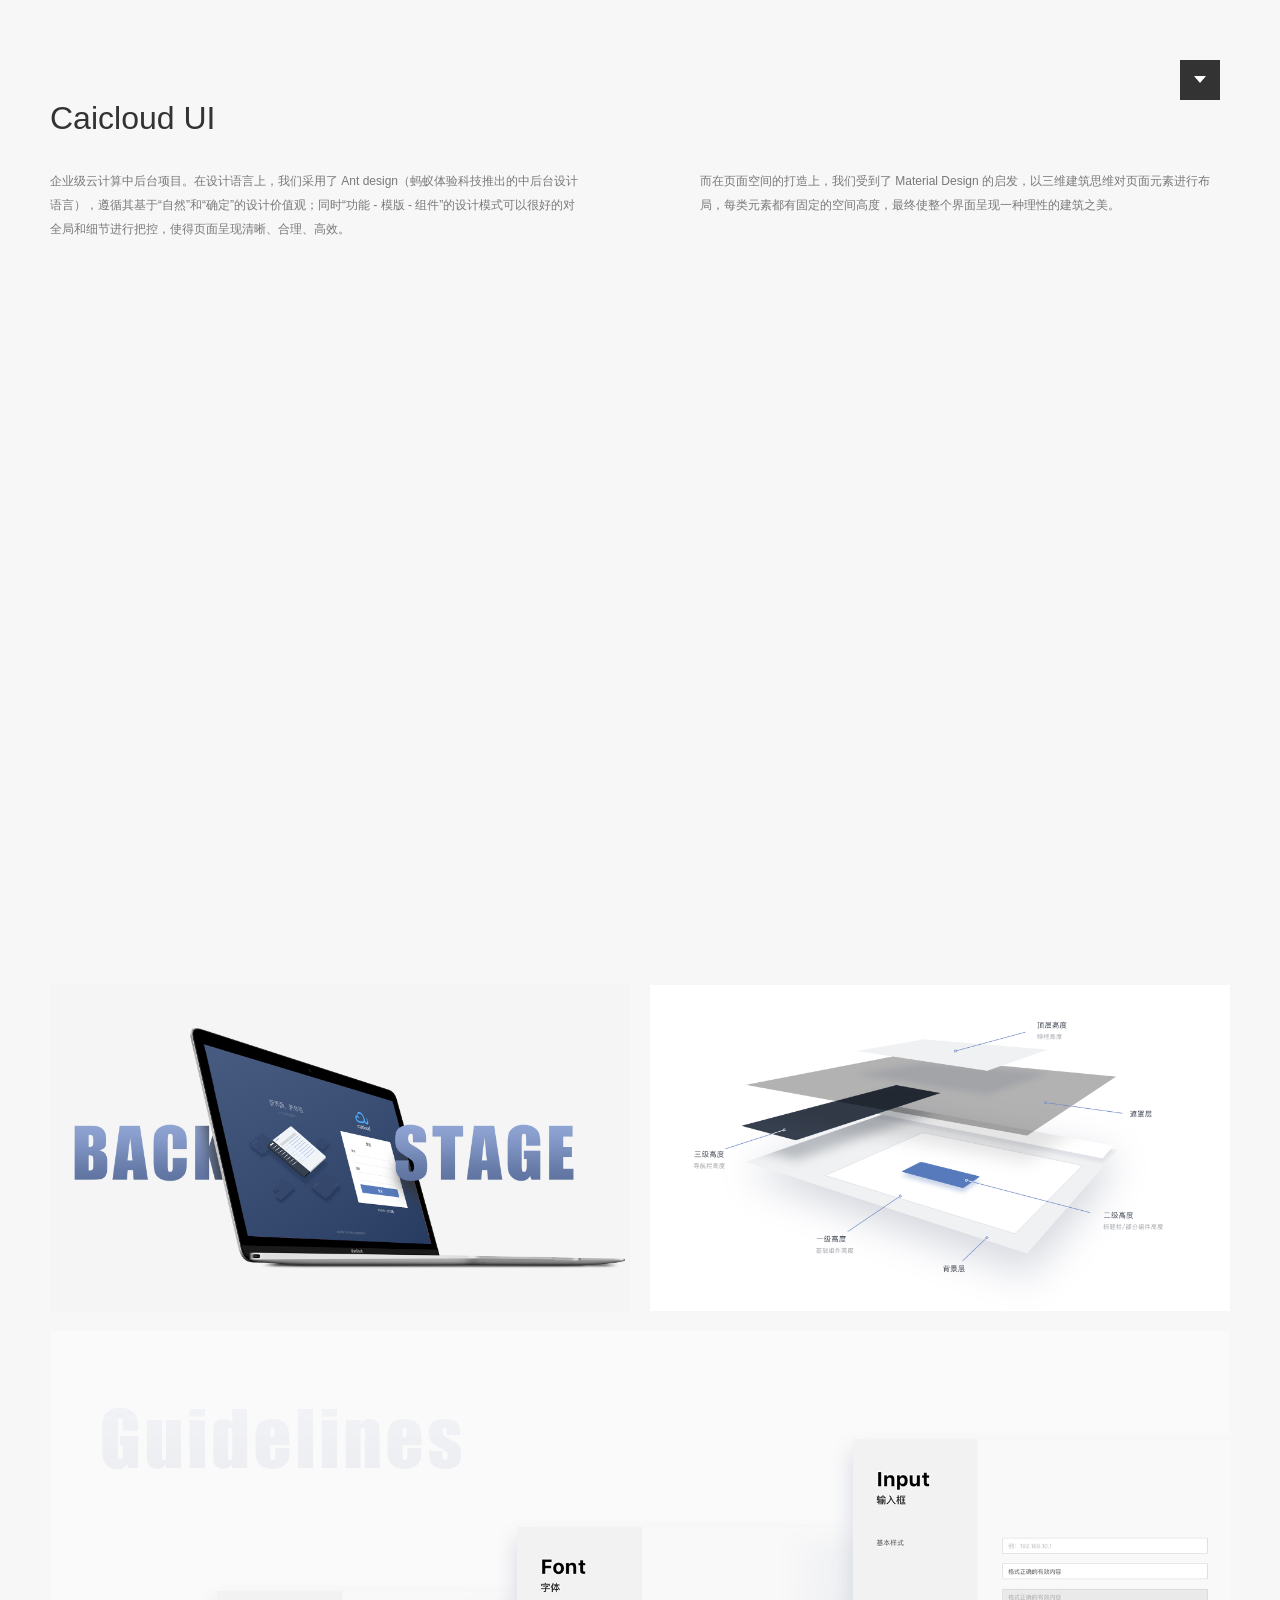
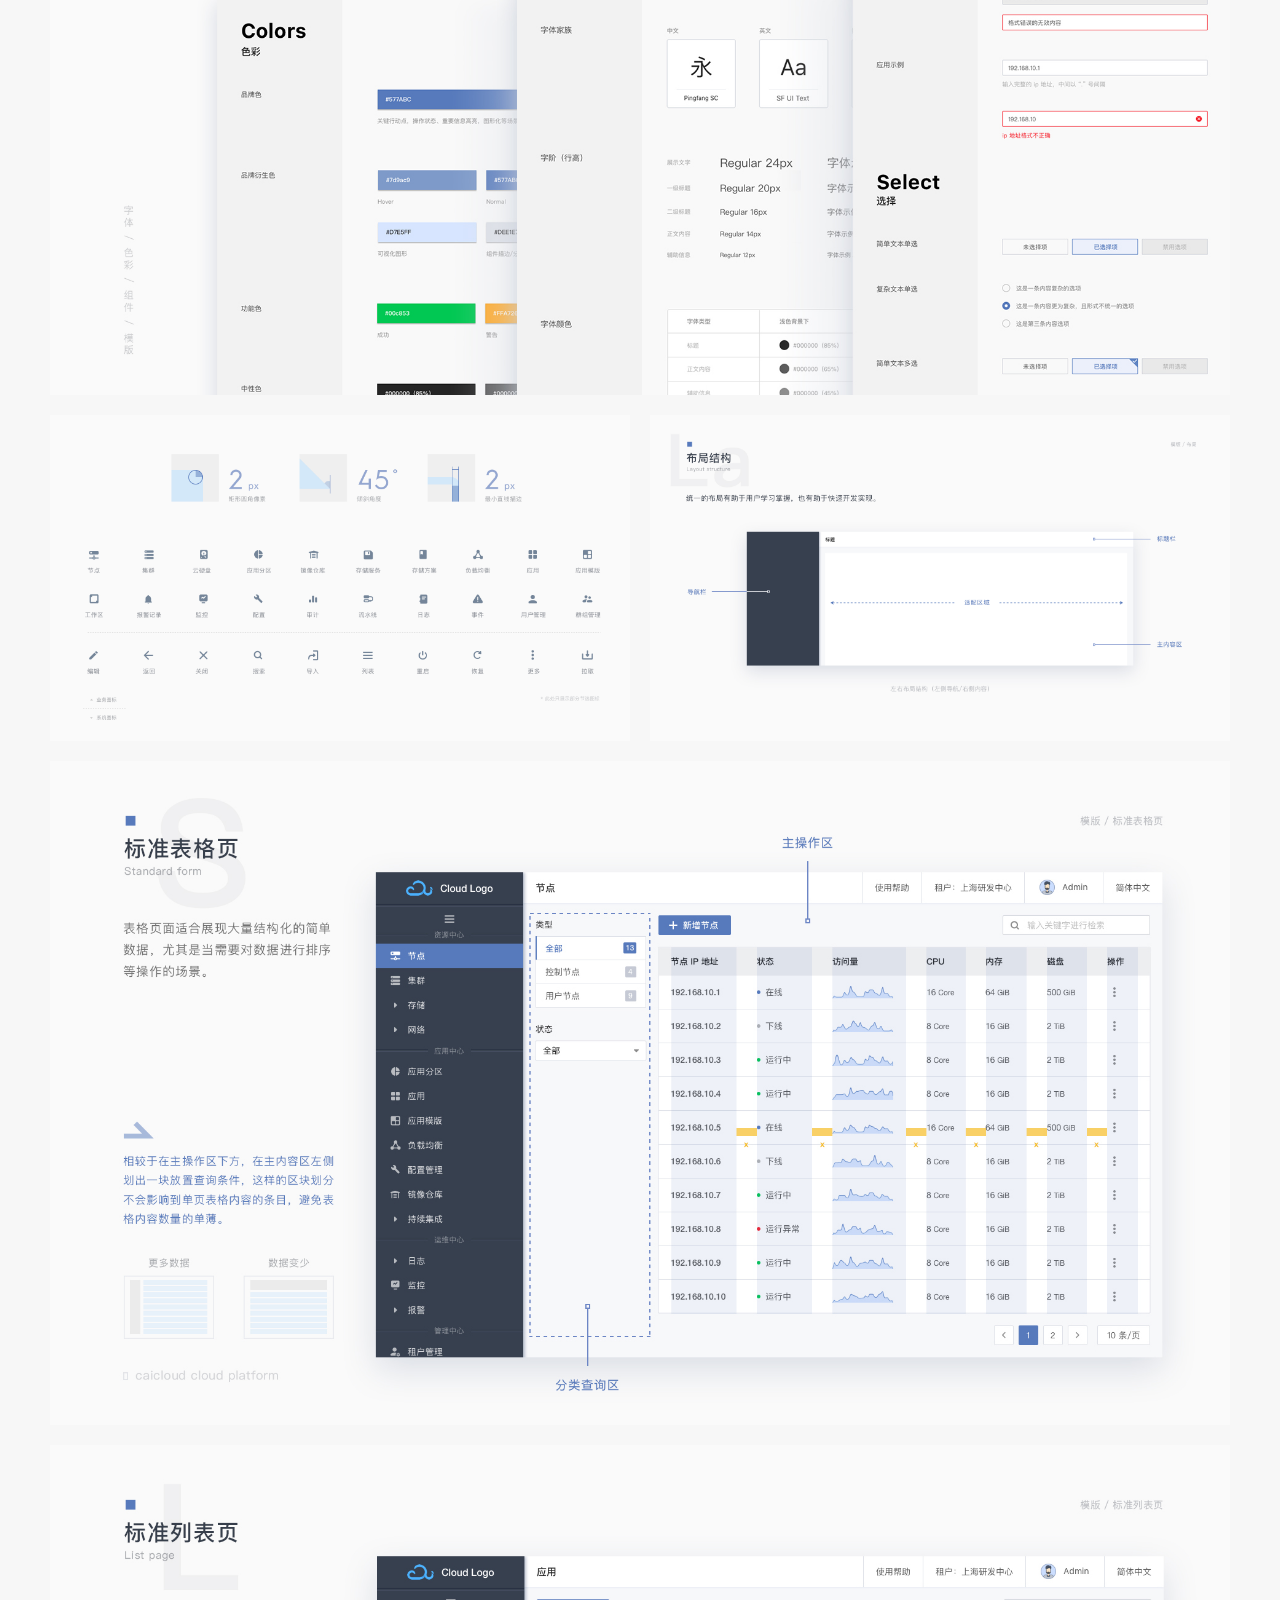
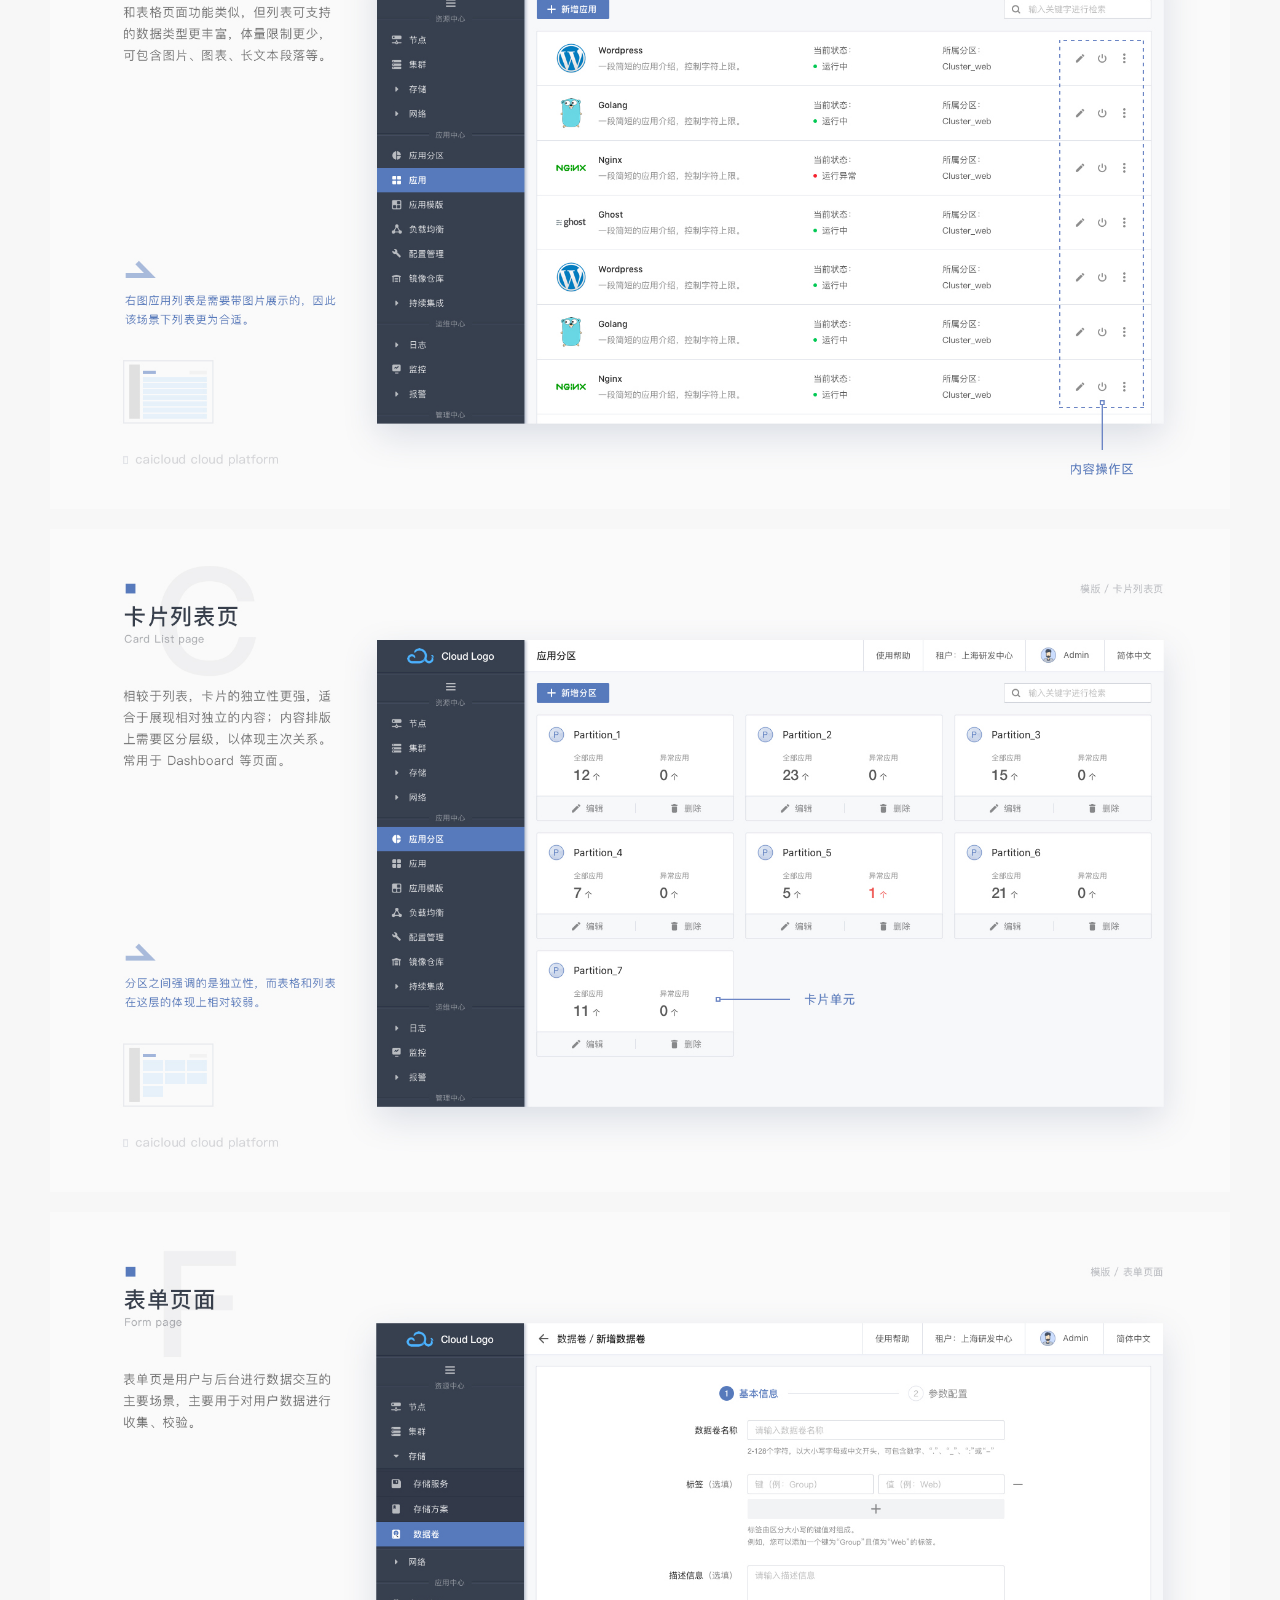
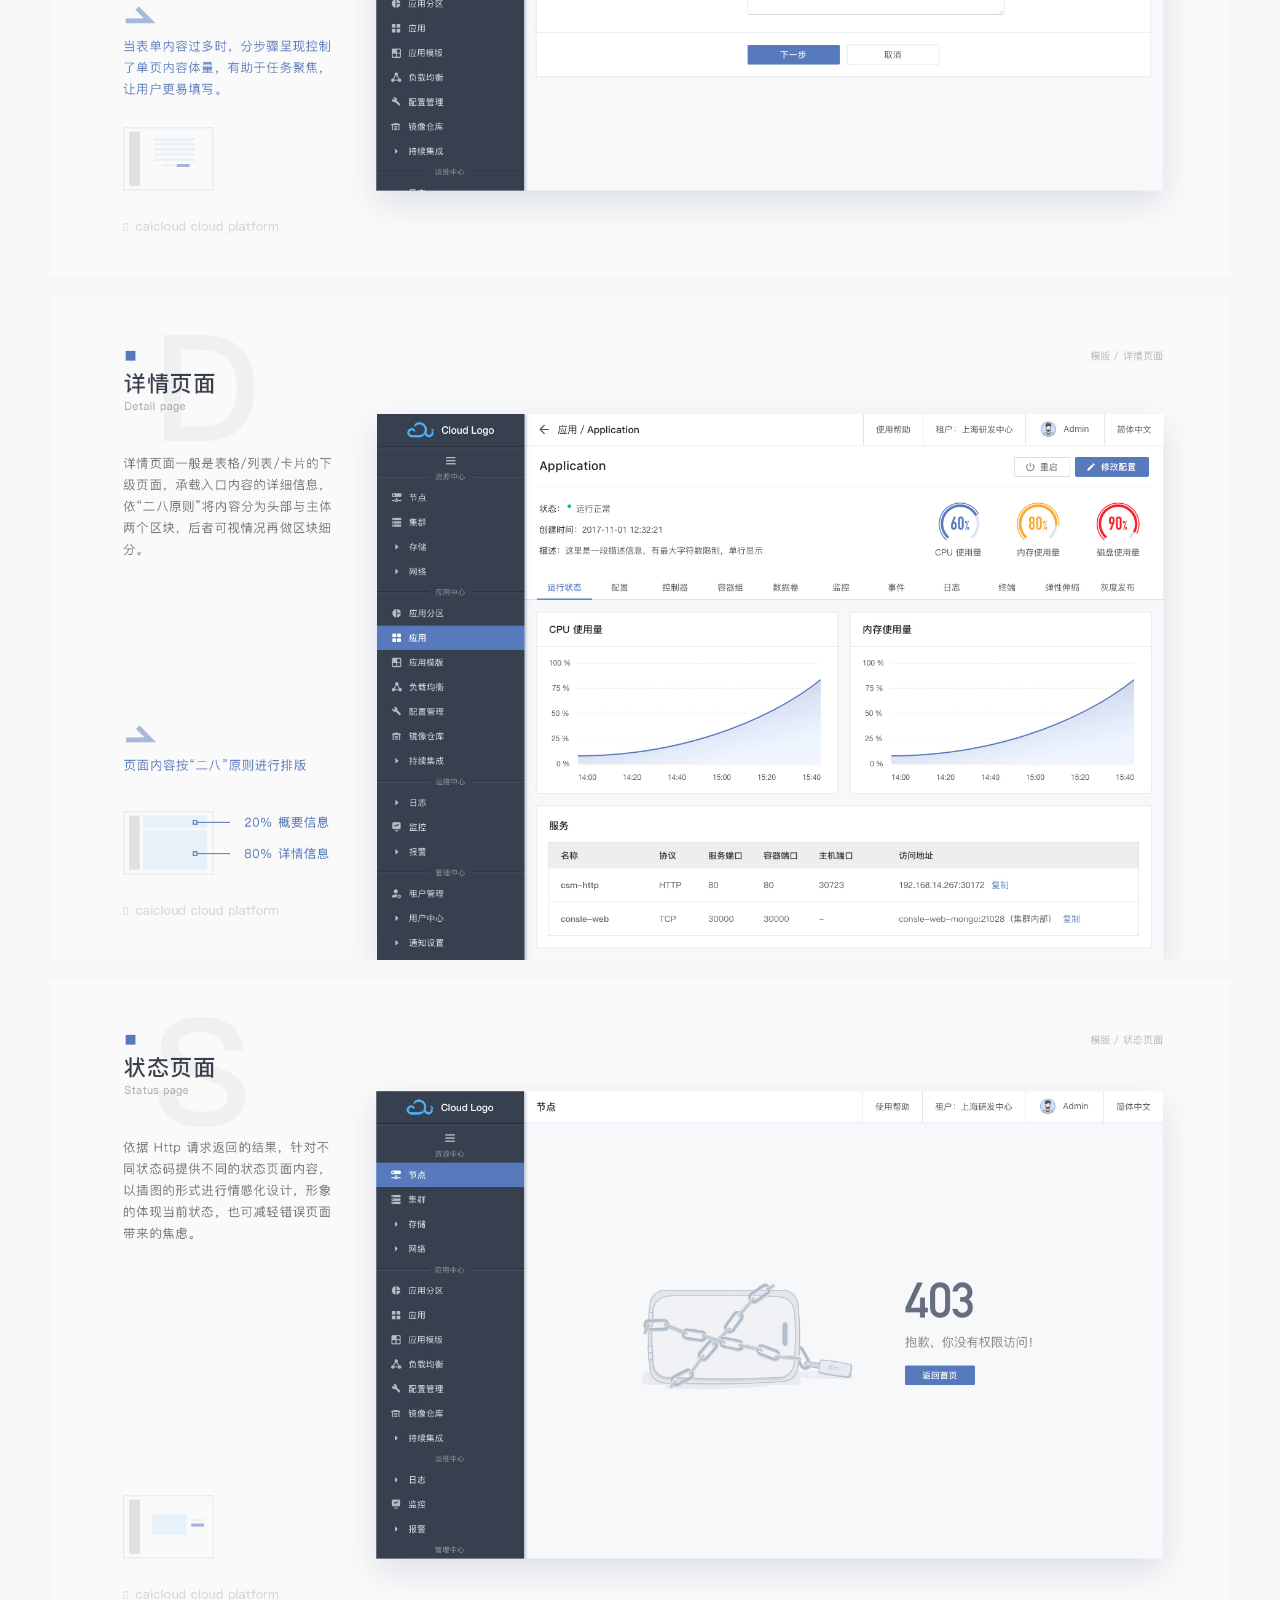
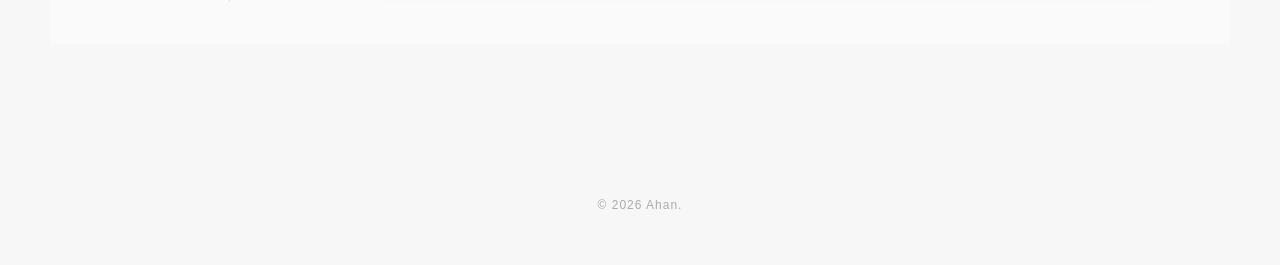
<file: caicloud.html>
<!doctype html>
<html lang="zh-CN">
  <head>
    <meta charset="UTF-8" />
    <meta name="viewport" content="width=device-width, initial-scale=1.0" />
    <meta name="description" content="Caicloud UI 项目详情" />
    <title>Caicloud UI · 阿晗</title>
    <link rel="stylesheet" href="./styles.css" />
  </head>
  <body class="project-detail-page is-entering">
    <button class="detail-close" type="button" aria-label="返回作品集">
      <span class="detail-close-track" aria-hidden="true">
        <i></i>
        <i></i>
      </span>
    </button>

    <main class="detail-content">
      <header class="detail-intro">
        <h1>Caicloud UI</h1>
        <div class="detail-summary">
          <p>企业级云计算中后台项目。在设计语言上，我们采用了 Ant design（蚂蚁体验科技推出的中后台设计语言），遵循其基于“自然”和“确定”的设计价值观；同时“功能 - 模版 - 组件”的设计模式可以很好的对全局和细节进行把控，使得页面呈现清晰、合理、高效。</p>
          <p>而在页面空间的打造上，我们受到了 Material Design 的启发，以三维建筑思维对页面元素进行布局，每类元素都有固定的空间高度，最终使整个界面呈现一种理性的建筑之美。</p>
        </div>
      </header>

      <section class="detail-gallery" aria-label="Caicloud UI 项目展示">
        <video class="detail-project-video detail-gallery-full" src="./assets/Caicloud UI/caicloud-01.mp4" loop playsinline preload="auto" tabindex="0" aria-label="Caicloud UI 动态展示"></video>
        <div class="detail-gallery-pair">
          <img src="./assets/Caicloud UI/caicloud-02.jpg" alt="Caicloud UI 项目展示 2" decoding="async" />
          <img src="./assets/Caicloud UI/caicloud-03.jpg" alt="Caicloud UI 项目展示 3" decoding="async" />
        </div>
        <img class="detail-gallery-full" src="./assets/Caicloud UI/caicloud-04.jpg" alt="Caicloud UI 项目展示 4" decoding="async" />
        <div class="detail-gallery-pair">
          <img src="./assets/Caicloud UI/caicloud-05.jpg" alt="Caicloud UI 项目展示 5" decoding="async" />
          <img src="./assets/Caicloud UI/caicloud-06.jpg" alt="Caicloud UI 项目展示 6" decoding="async" />
        </div>
        <img class="detail-gallery-full" src="./assets/Caicloud UI/caicloud-07.jpg" alt="Caicloud UI 项目展示 7" decoding="async" />
        <img class="detail-gallery-full" src="./assets/Caicloud UI/caicloud-08.jpg" alt="Caicloud UI 项目展示 8" decoding="async" />
        <img class="detail-gallery-full" src="./assets/Caicloud UI/caicloud-09.jpg" alt="Caicloud UI 项目展示 9" decoding="async" />
        <img class="detail-gallery-full" src="./assets/Caicloud UI/caicloud-10.jpg" alt="Caicloud UI 项目展示 10" decoding="async" />
        <img class="detail-gallery-full" src="./assets/Caicloud UI/caicloud-11.jpg" alt="Caicloud UI 项目展示 11" decoding="async" />
        <img class="detail-gallery-full" src="./assets/Caicloud UI/caicloud-12.jpg" alt="Caicloud UI 项目展示 12" decoding="async" />
      </section>
    </main>

    <footer class="site-footer detail-footer">
      <span class="footer-divider" aria-hidden="true"></span>
      <p>© 2026 Ahan.</p>
    </footer>

    <script src="./detail.js"></script>
  </body>
</html>
</file>
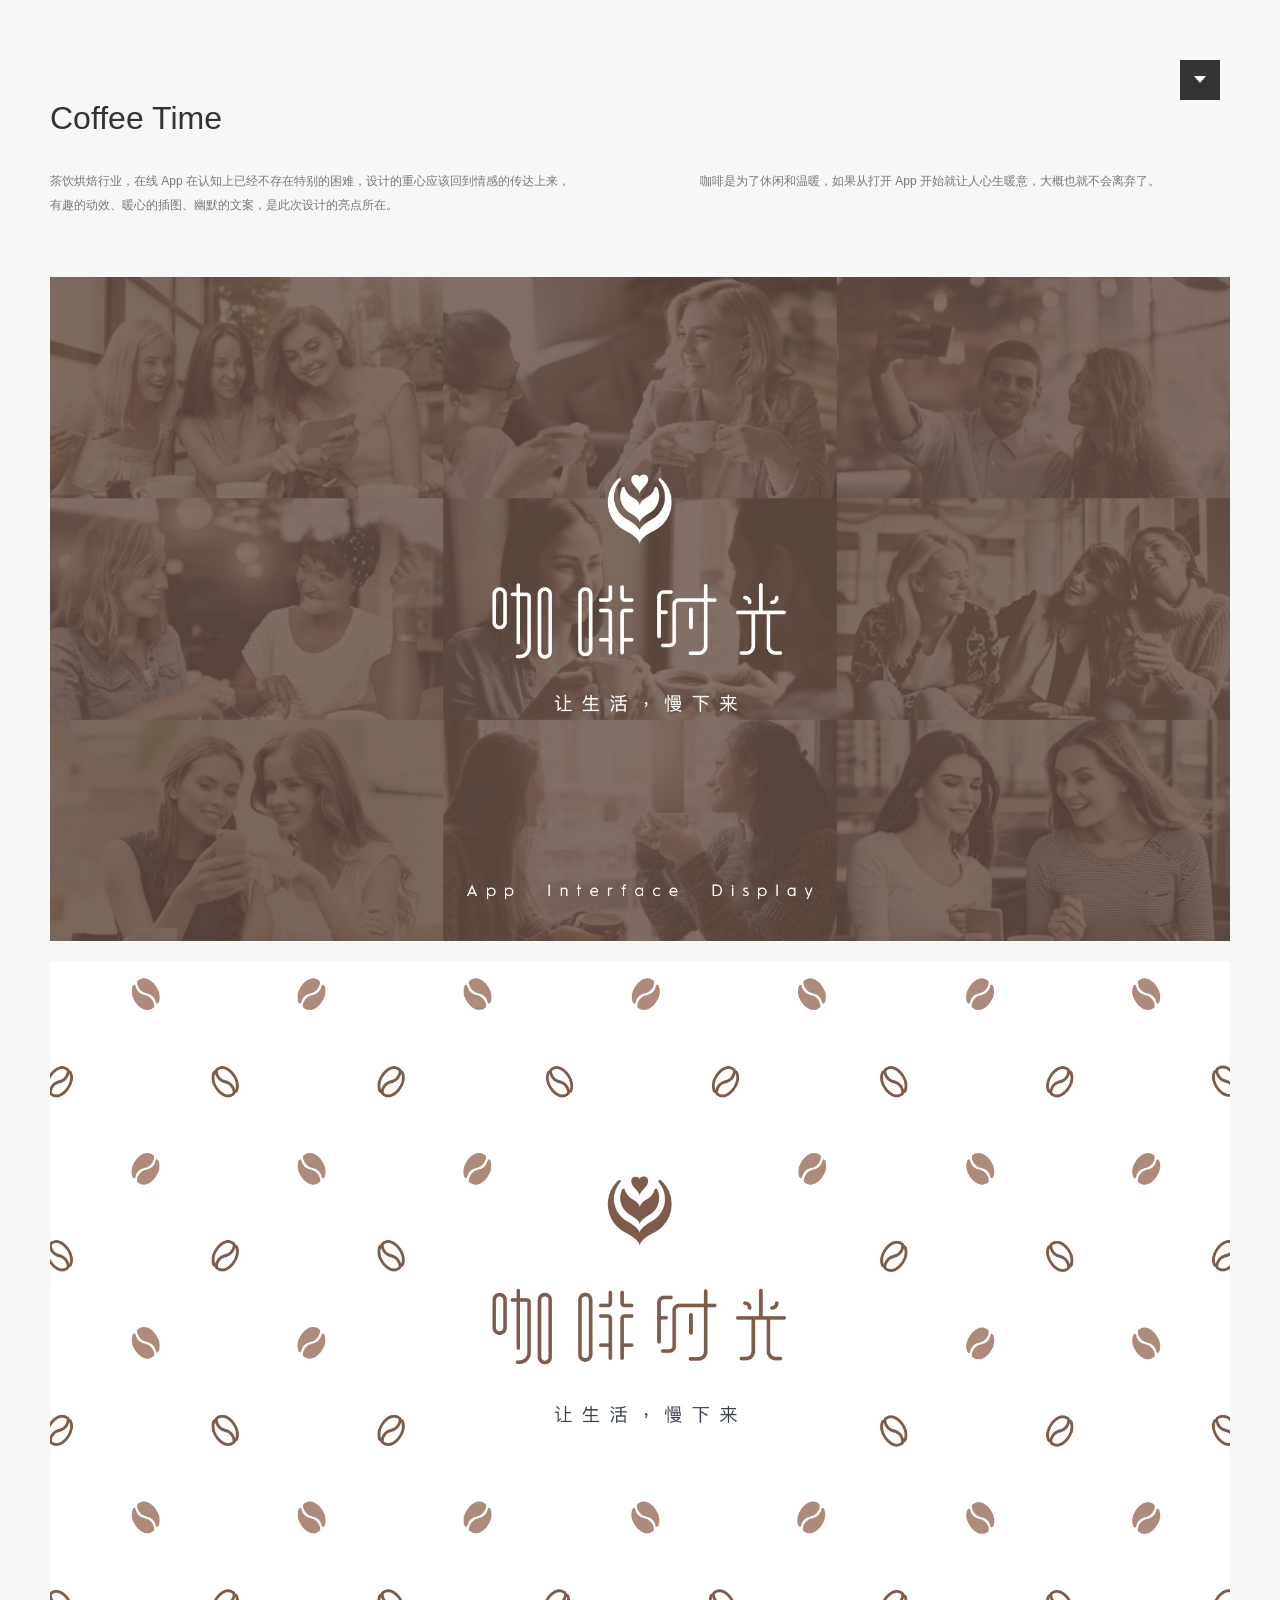
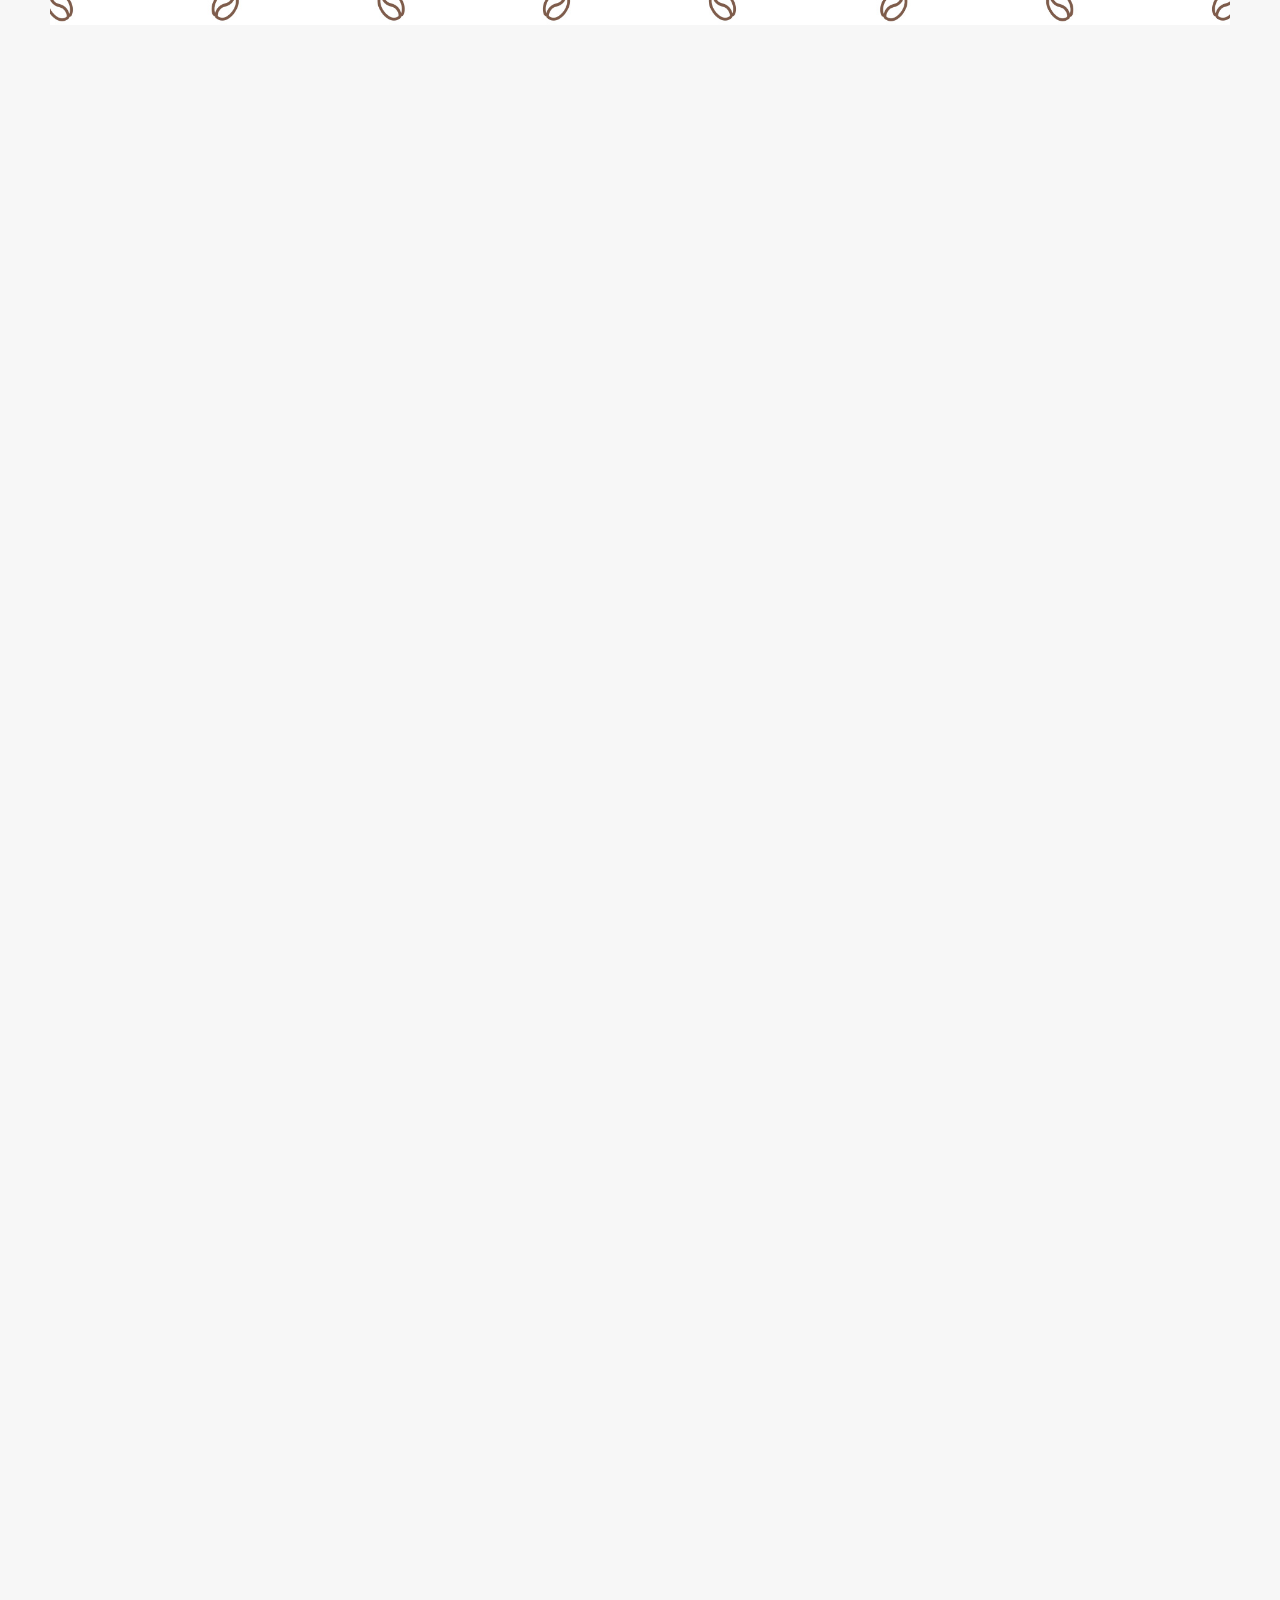
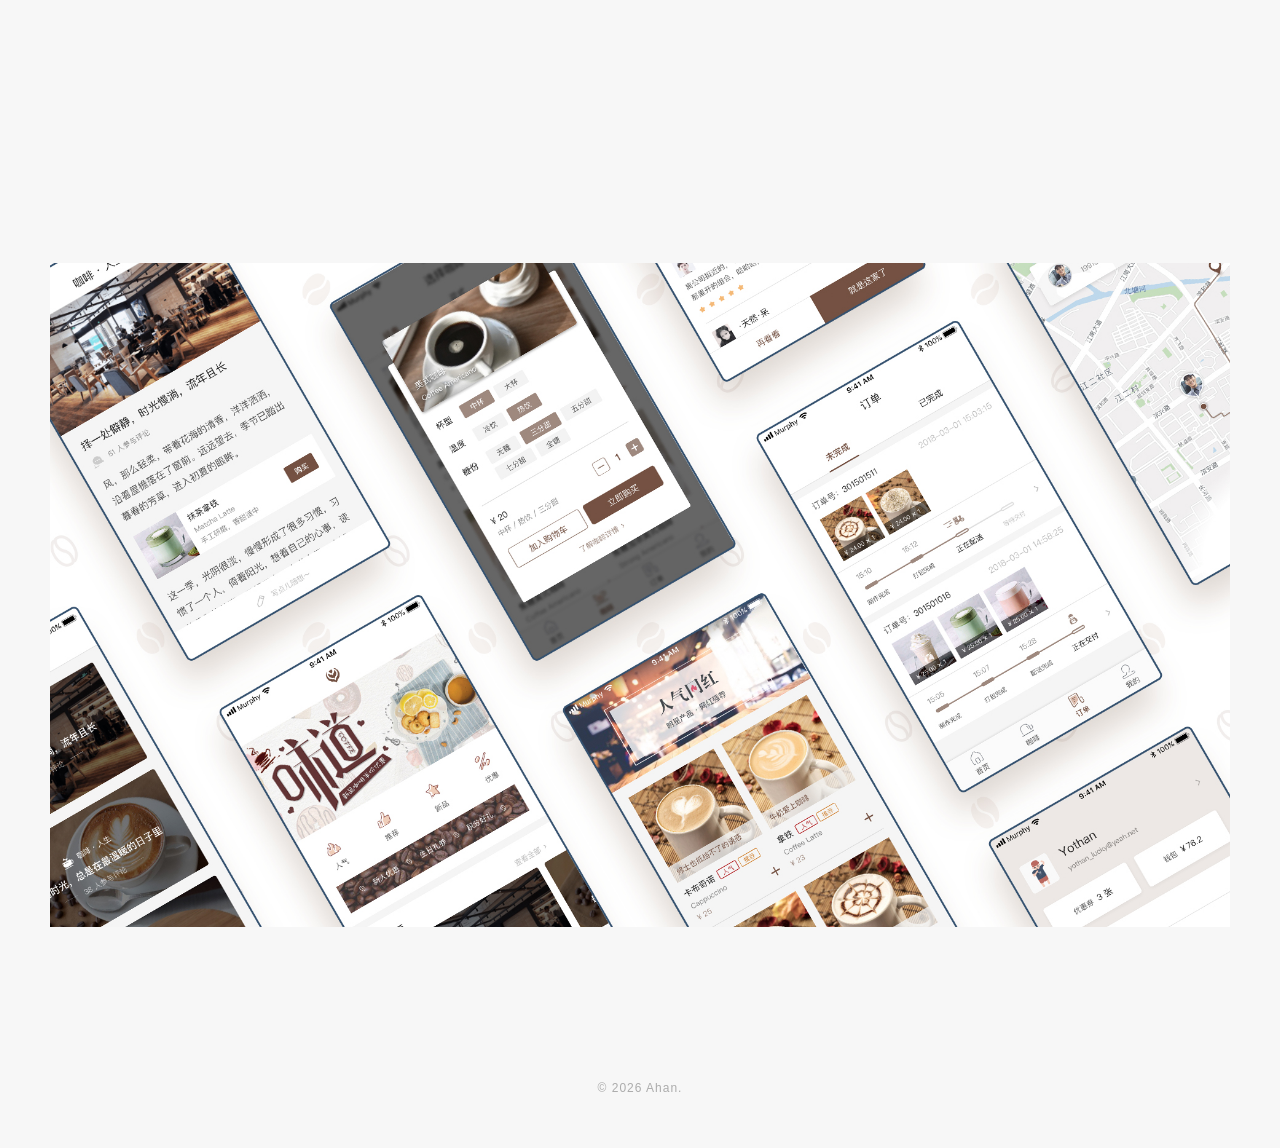
<file: coffee-time.html>
<!doctype html>
<html lang="zh-CN">
  <head>
    <meta charset="UTF-8" />
    <meta name="viewport" content="width=device-width, initial-scale=1.0" />
    <meta name="description" content="Coffee Time 项目详情" />
    <title>Coffee Time · 阿晗</title>
    <link rel="stylesheet" href="./styles.css" />
  </head>
  <body class="project-detail-page is-entering hide-hover-video-controls">
    <button class="detail-close" type="button" aria-label="返回作品集">
      <span class="detail-close-track" aria-hidden="true">
        <i></i>
        <i></i>
      </span>
    </button>

    <main class="detail-content">
      <header class="detail-intro">
        <h1>Coffee Time</h1>
        <div class="detail-summary">
          <p>茶饮烘焙行业，在线 App 在认知上已经不存在特别的困难，设计的重心应该回到情感的传达上来，有趣的动效、暖心的插图、幽默的文案，是此次设计的亮点所在。</p>
          <p>咖啡是为了休闲和温暖，如果从打开 App 开始就让人心生暖意，大概也就不会离弃了。</p>
        </div>
      </header>

      <section class="detail-gallery" aria-label="Coffee Time 项目展示">
        <img class="detail-gallery-full" src="./assets/Coffee Time/Coffee-Time-detail-01.jpg" alt="Coffee Time 项目展示 1" decoding="async" fetchpriority="high" />
        <img class="detail-gallery-full" src="./assets/Coffee Time/Coffee-Time-detail-02.jpg" alt="Coffee Time 项目展示 2" decoding="async" />
        <video class="detail-project-video detail-gallery-full" src="./assets/Coffee Time/Coffee-Time-detail-03.mp4" loop playsinline preload="auto" tabindex="0" aria-label="Coffee Time 动态展示 3"></video>
        <video class="detail-project-video detail-gallery-full" src="./assets/Coffee Time/Coffee-Time-detail-04.mp4" loop playsinline preload="metadata" tabindex="0" aria-label="Coffee Time 动态展示 4"></video>
        <video class="detail-project-video detail-gallery-full" src="./assets/Coffee Time/Coffee-Time-detail-05.mp4" loop playsinline preload="metadata" tabindex="0" aria-label="Coffee Time 动态展示 5"></video>
        <video class="detail-project-video detail-gallery-full" src="./assets/Coffee Time/Coffee-Time-detail-06.mp4" loop playsinline preload="metadata" tabindex="0" aria-label="Coffee Time 动态展示 6"></video>
        <video class="detail-project-video detail-gallery-full" src="./assets/Coffee Time/Coffee-Time-detail-07.mp4" loop playsinline preload="metadata" tabindex="0" aria-label="Coffee Time 动态展示 7"></video>
        <img class="detail-gallery-full" src="./assets/Coffee Time/Coffee-Time-detail-08.jpg" alt="Coffee Time 项目展示 8" decoding="async" />
      </section>
    </main>

    <footer class="site-footer detail-footer">
      <span class="footer-divider" aria-hidden="true"></span>
      <p>© 2026 Ahan.</p>
    </footer>

    <script src="./detail.js"></script>
  </body>
</html>
</file>
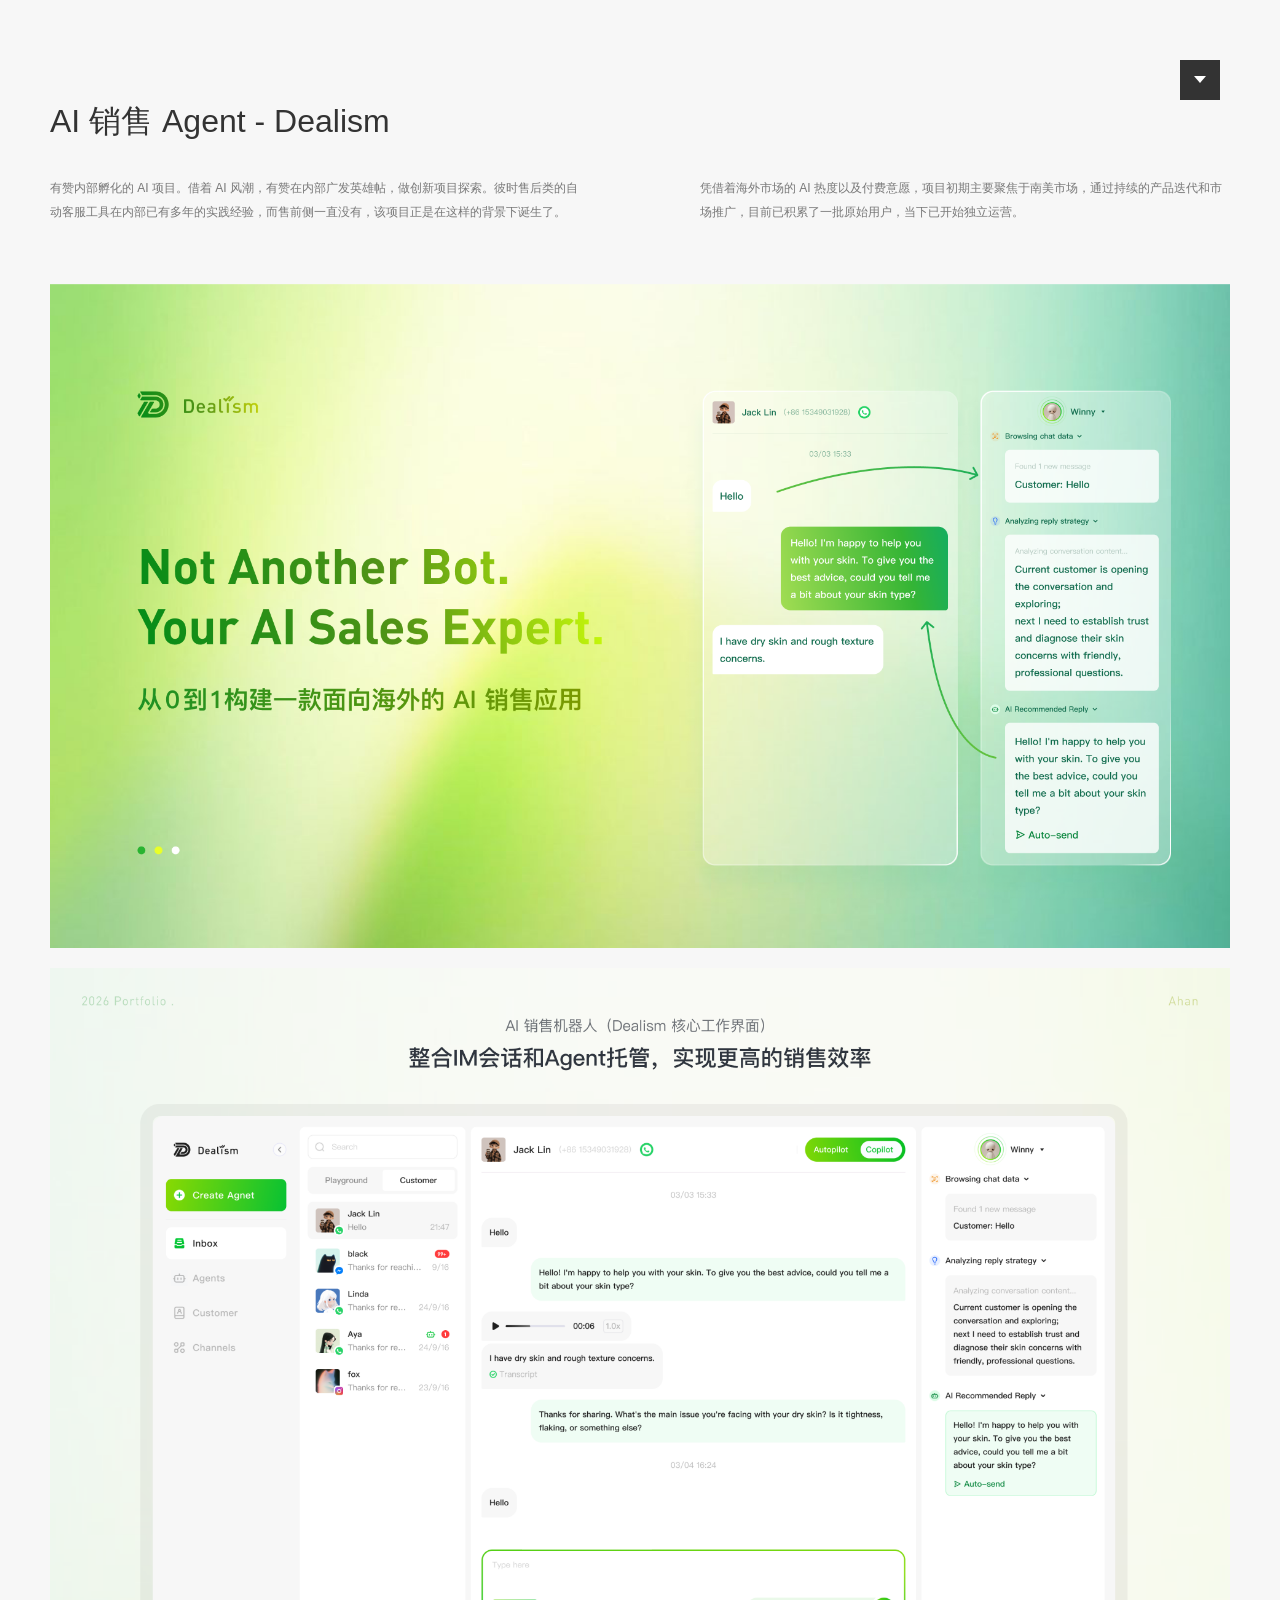
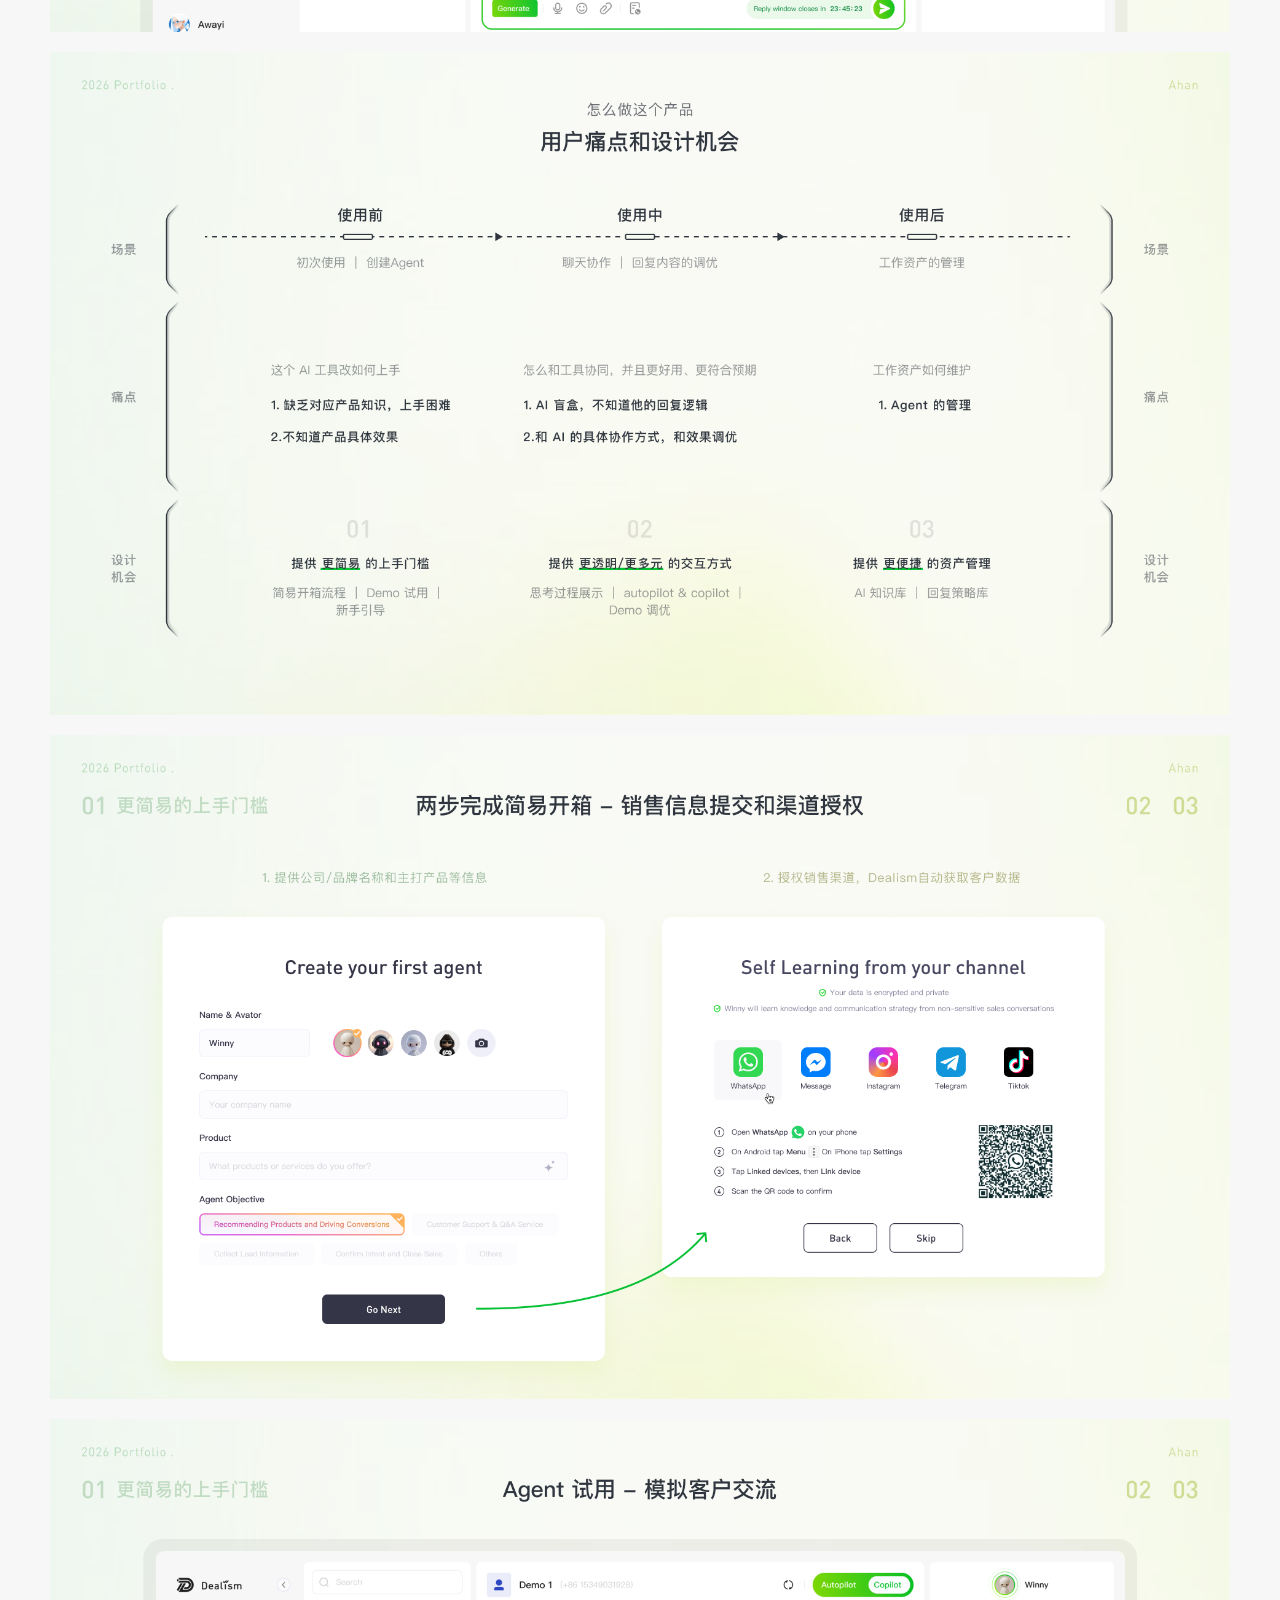
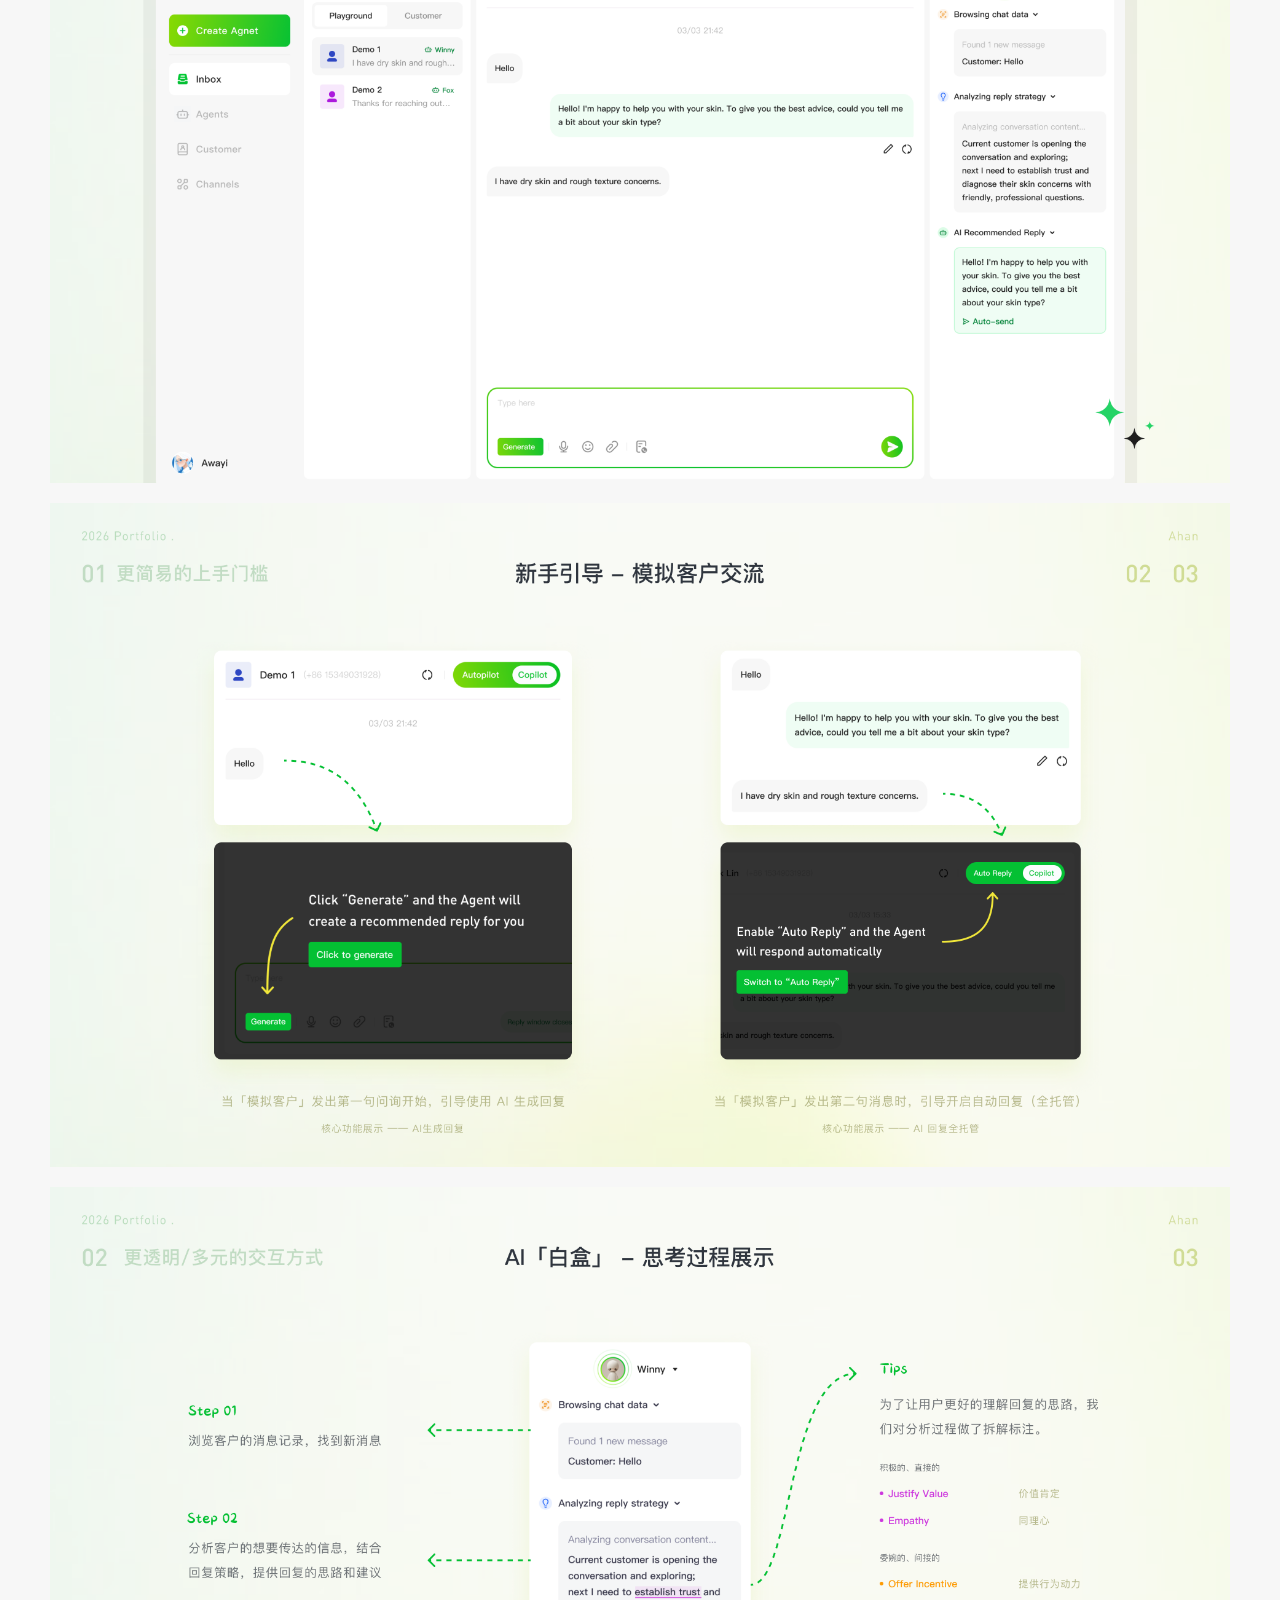
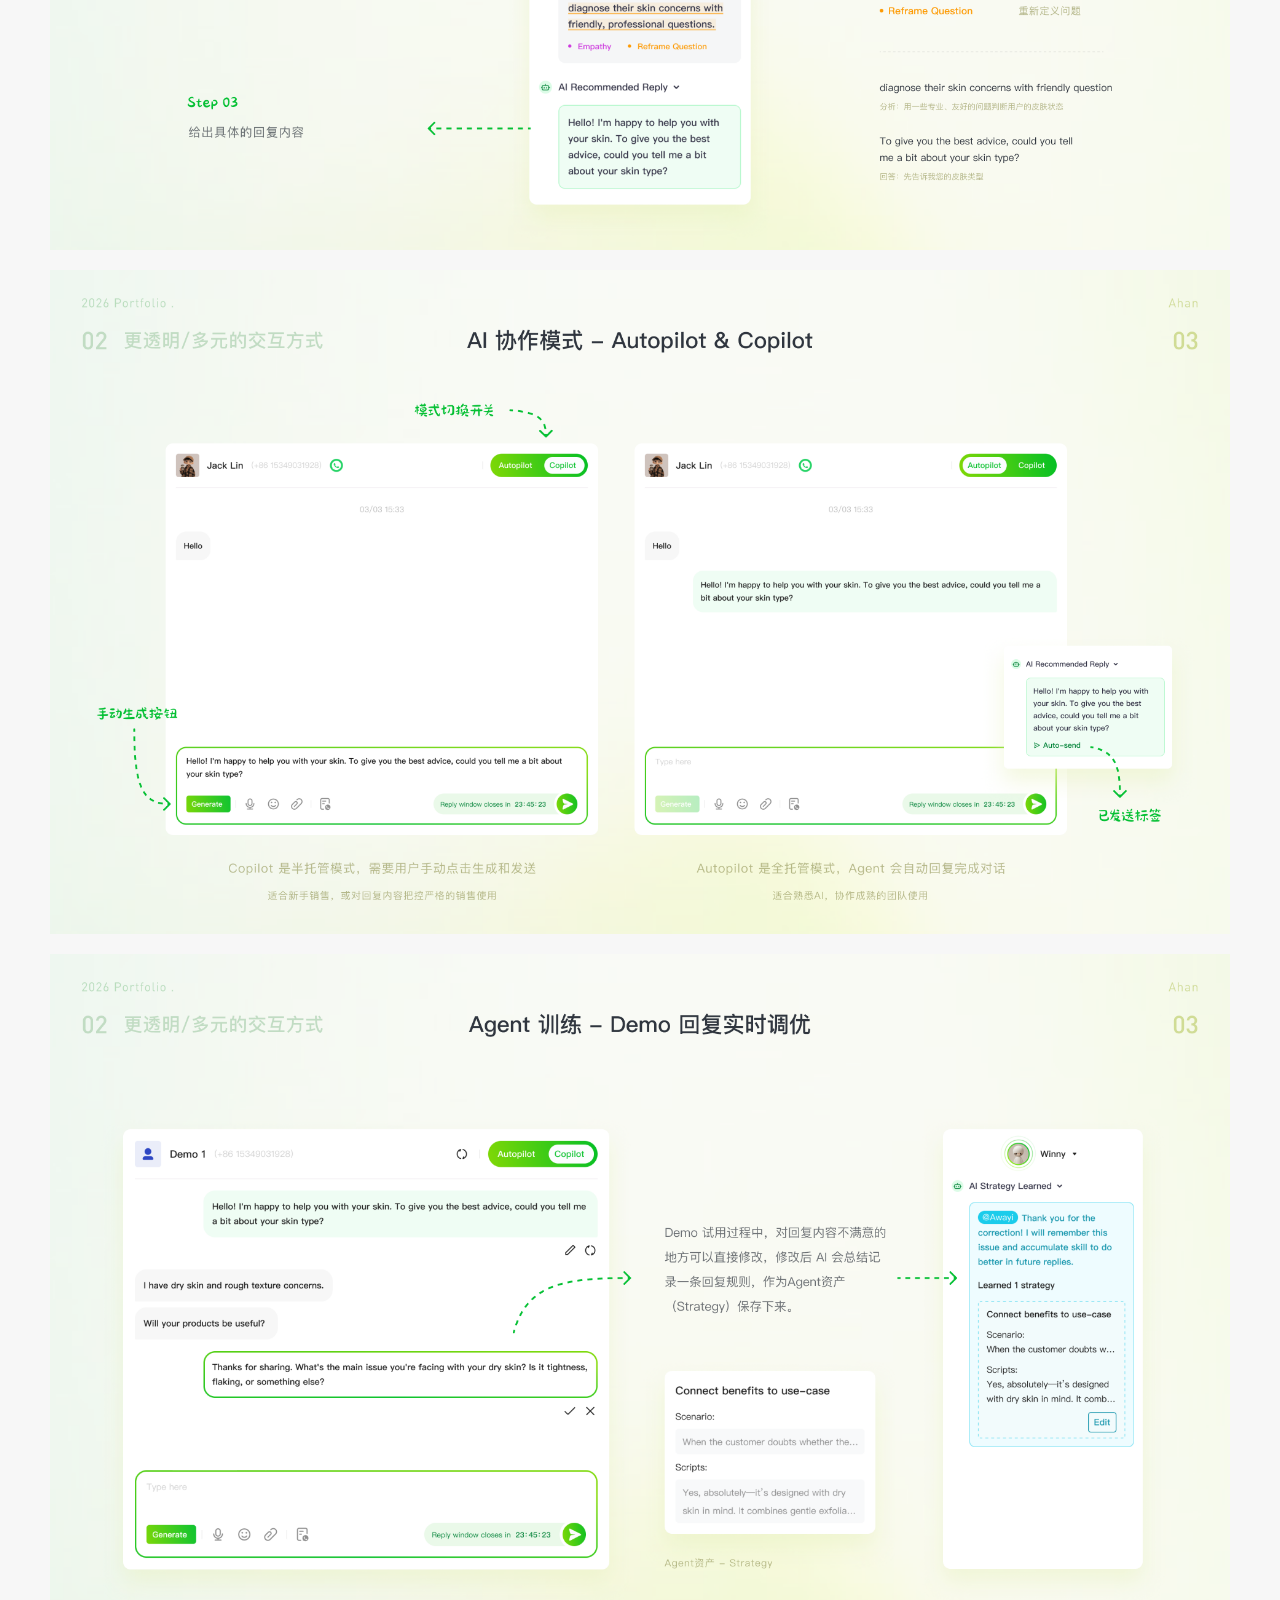
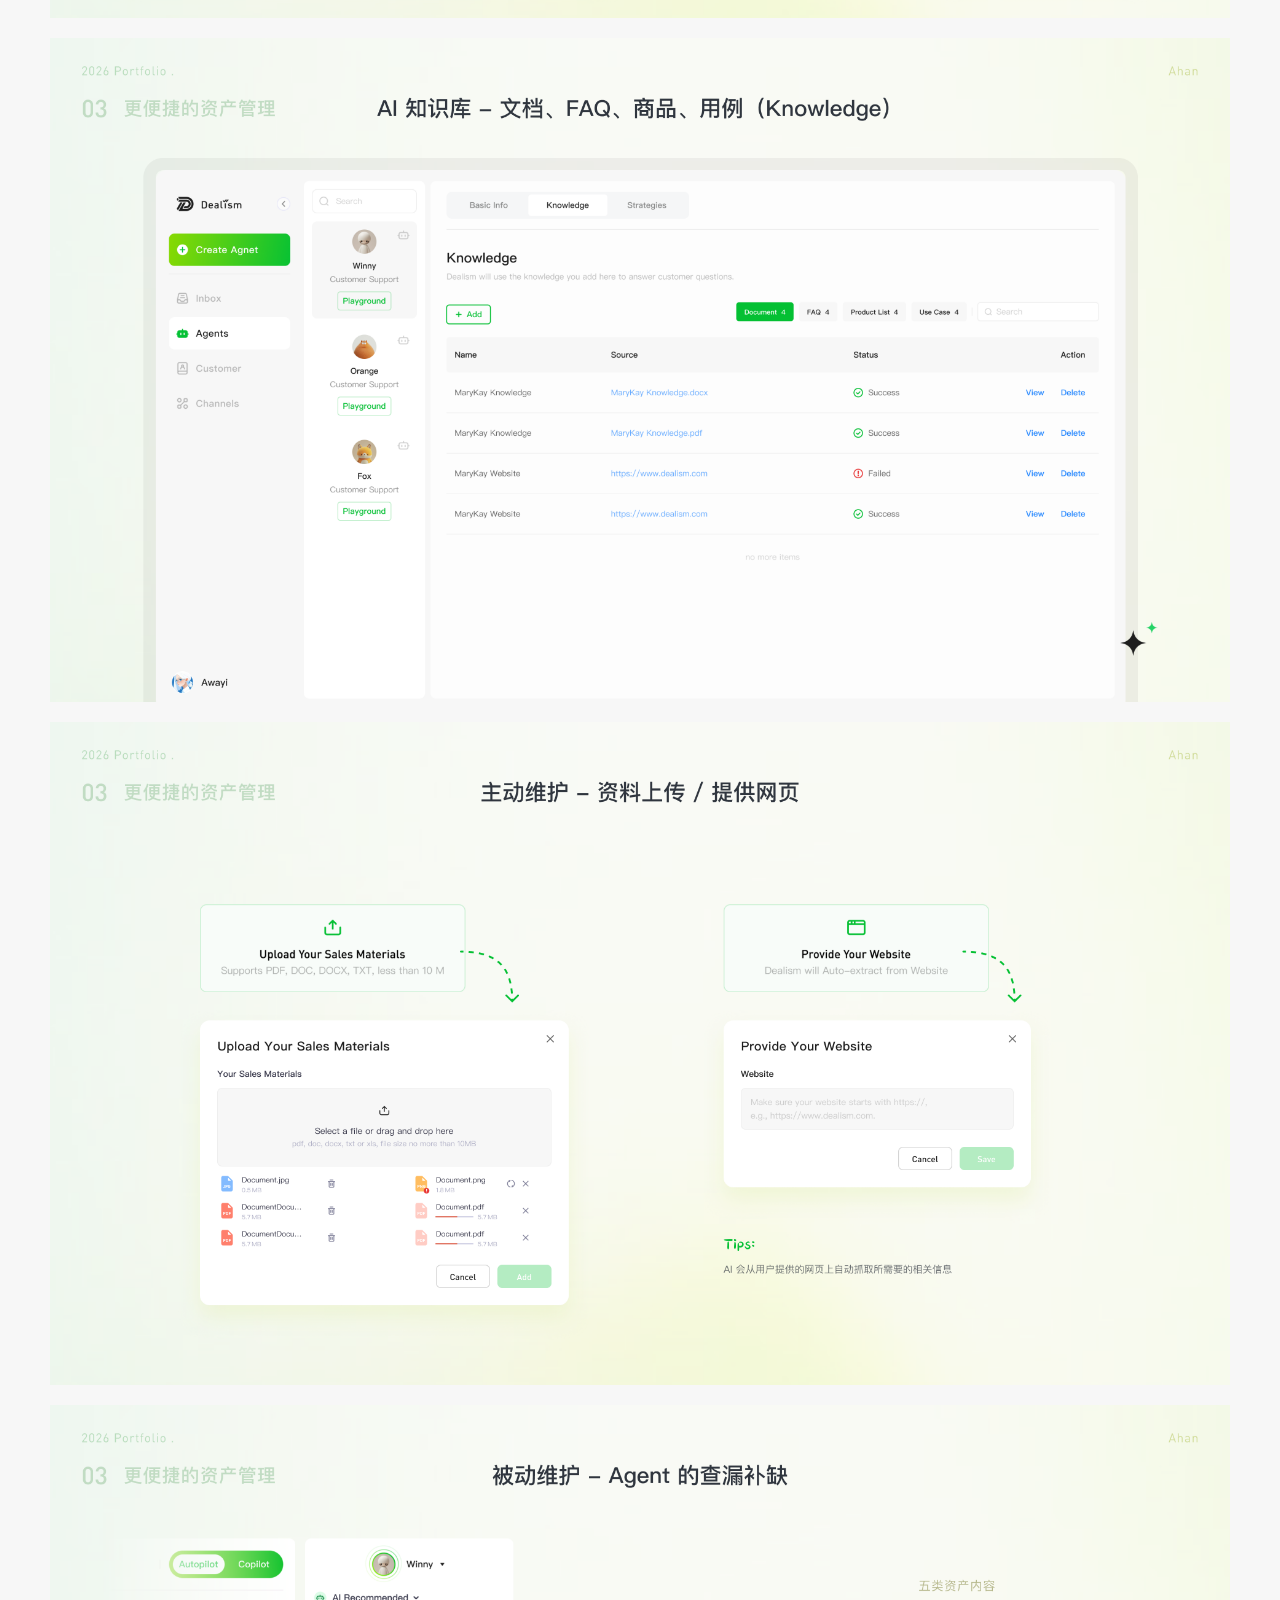
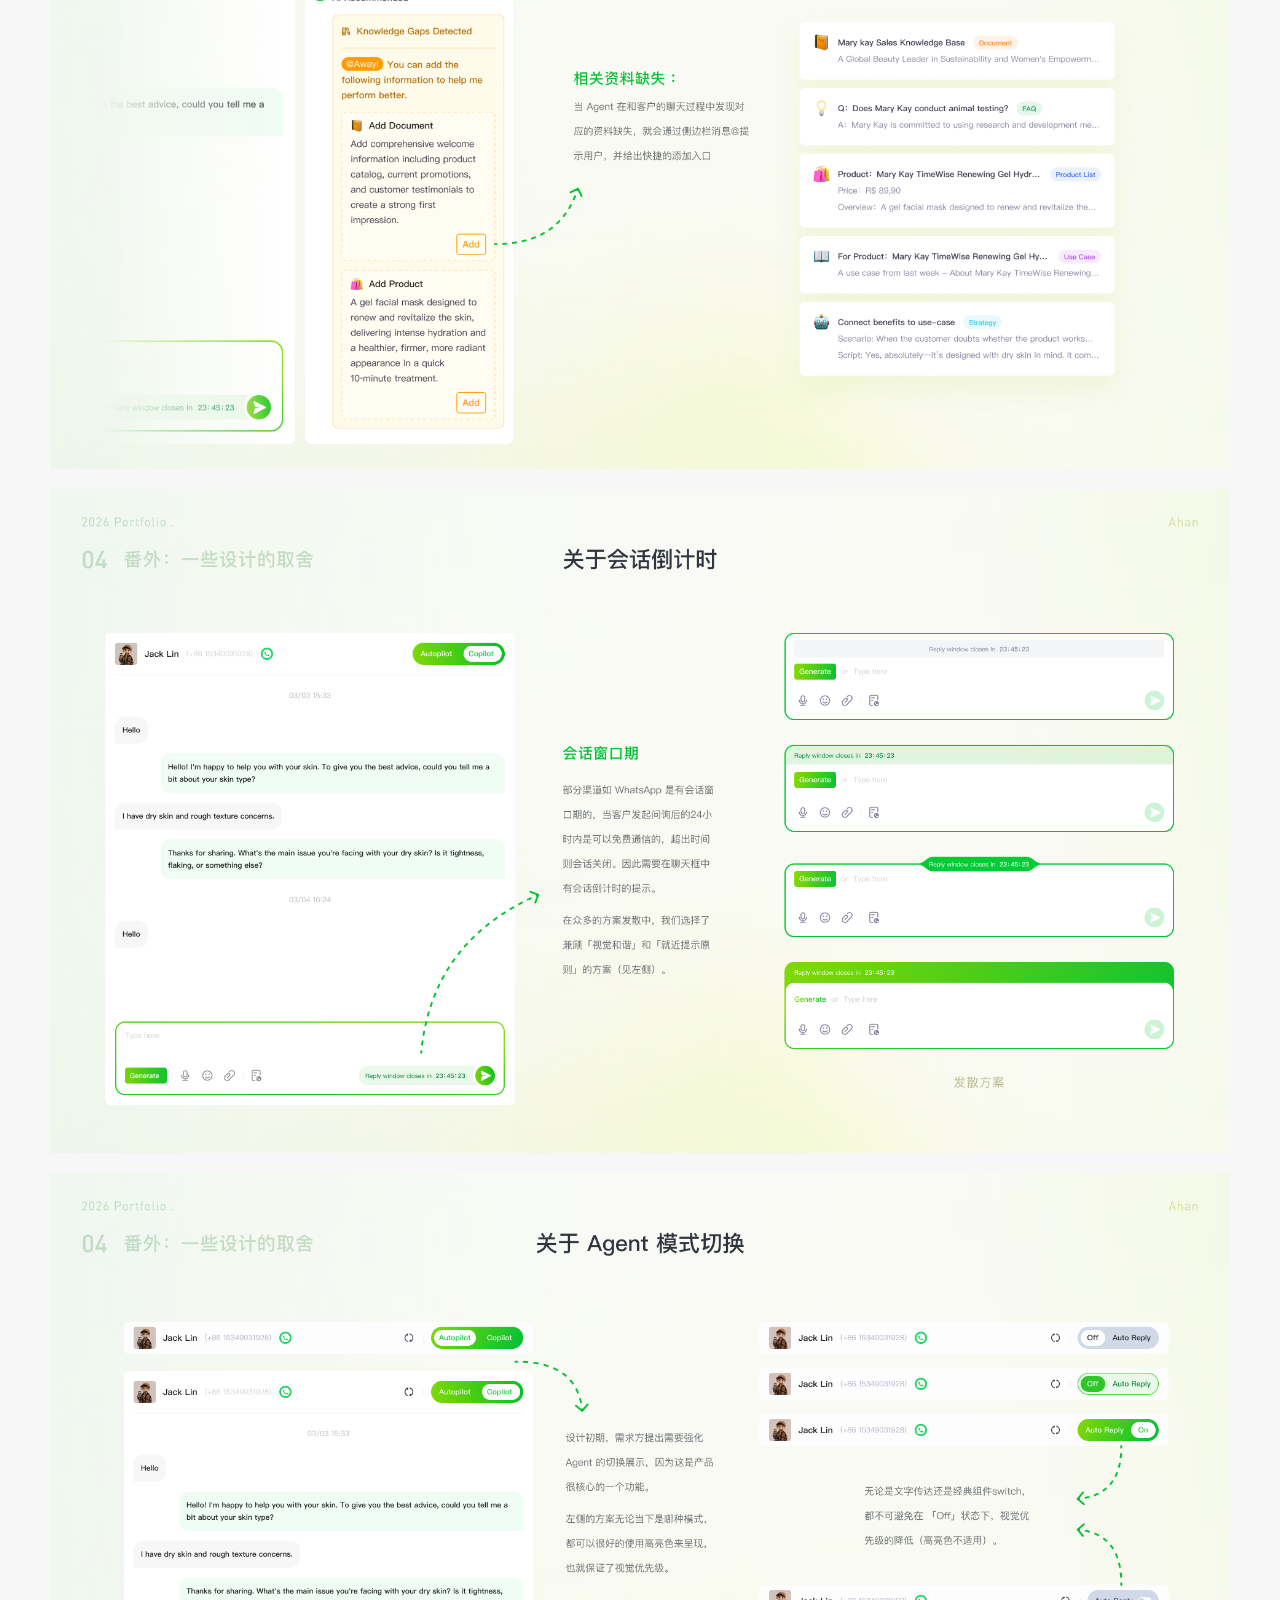
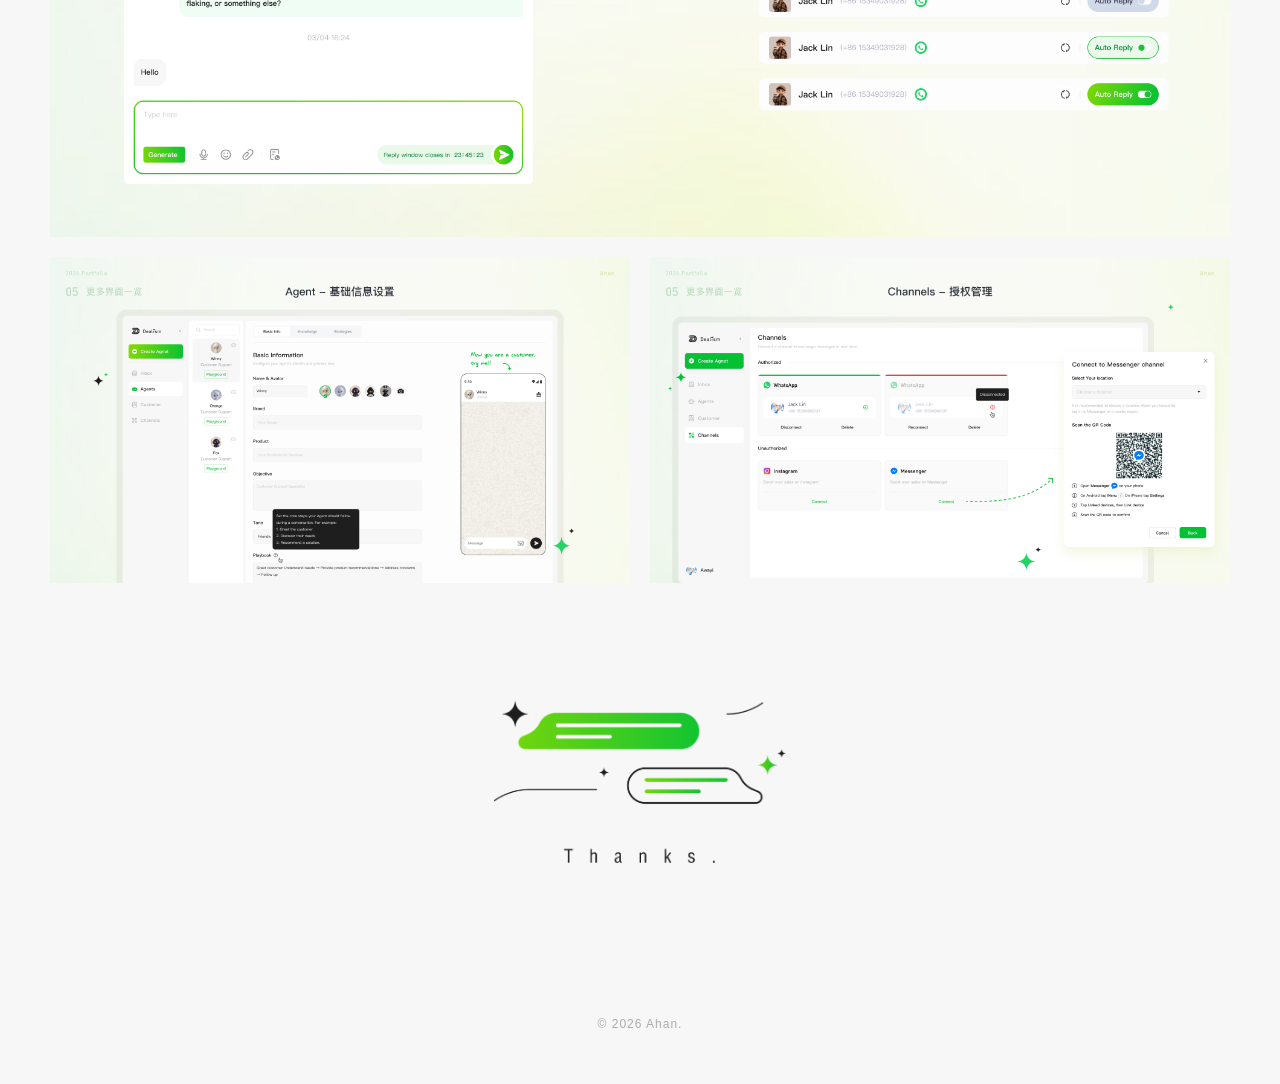
<file: dealism.html>
<!doctype html>
<html lang="zh-CN">
  <head>
    <meta charset="UTF-8" />
    <meta name="viewport" content="width=device-width, initial-scale=1.0" />
    <meta name="description" content="Dealism AI 销售 Agent 项目详情" />
    <title>Dealism · 阿晗</title>
    <link rel="stylesheet" href="./styles.css" />
  </head>
  <body class="project-detail-page is-entering">
    <button class="detail-close" type="button" aria-label="返回作品集">
      <span class="detail-close-track" aria-hidden="true">
        <i></i>
        <i></i>
      </span>
    </button>

    <main class="detail-content">
      <header class="detail-intro">
        <h1>AI 销售 Agent - Dealism</h1>
        <div class="detail-summary">
          <p>有赞内部孵化的 AI 项目。借着 AI 风潮，有赞在内部广发英雄帖，做创新项目探索。彼时售后类的自动客服工具在内部已有多年的实践经验，而售前侧一直没有，该项目正是在这样的背景下诞生了。</p>
          <p>凭借着海外市场的 AI 热度以及付费意愿，项目初期主要聚焦于南美市场，通过持续的产品迭代和市场推广，目前已积累了一批原始用户，当下已开始独立运营。</p>
        </div>
      </header>

      <section class="detail-gallery" aria-label="Dealism 项目展示">
        <img class="detail-gallery-full" src="./assets/Dealism/Dealism-detail-01.png" alt="Dealism 项目展示 1" decoding="async" fetchpriority="high" />
        <img class="detail-gallery-full" src="./assets/Dealism/Dealism-detail-02.png" alt="Dealism 项目展示 2" decoding="async" />
        <img class="detail-gallery-full" src="./assets/Dealism/Dealism-detail-03.png" alt="Dealism 项目展示 3" decoding="async" />
        <img class="detail-gallery-full" src="./assets/Dealism/Dealism-detail-04.png" alt="Dealism 项目展示 4" decoding="async" />
        <img class="detail-gallery-full" src="./assets/Dealism/Dealism-detail-05.png" alt="Dealism 项目展示 5" decoding="async" />
        <img class="detail-gallery-full" src="./assets/Dealism/Dealism-detail-06.png" alt="Dealism 项目展示 6" decoding="async" />
        <img class="detail-gallery-full" src="./assets/Dealism/Dealism-detail-07.png" alt="Dealism 项目展示 7" decoding="async" />
        <img class="detail-gallery-full" src="./assets/Dealism/Dealism-detail-08.png" alt="Dealism 项目展示 8" decoding="async" />
        <img class="detail-gallery-full" src="./assets/Dealism/Dealism-detail-09.png" alt="Dealism 项目展示 9" decoding="async" />
        <img class="detail-gallery-full" src="./assets/Dealism/Dealism-detail-10.png" alt="Dealism 项目展示 10" decoding="async" />
        <img class="detail-gallery-full" src="./assets/Dealism/Dealism-detail-11.png" alt="Dealism 项目展示 11" decoding="async" />
        <img class="detail-gallery-full" src="./assets/Dealism/Dealism-detail-12.png" alt="Dealism 项目展示 12" decoding="async" />
        <img class="detail-gallery-full" src="./assets/Dealism/Dealism-detail-13.png" alt="Dealism 项目展示 13" decoding="async" />
        <img class="detail-gallery-full" src="./assets/Dealism/Dealism-detail-14.png" alt="Dealism 项目展示 14" decoding="async" />
        <div class="detail-gallery-pair">
          <img src="./assets/Dealism/Dealism-detail-15.png" alt="Dealism 项目展示 15" decoding="async" />
          <img src="./assets/Dealism/Dealism-detail-16.png" alt="Dealism 项目展示 16" decoding="async" />
        </div>
        <div class="detail-gallery-endmark">
          <img src="./assets/Dealism/Dealism-detail-17.png" alt="Dealism 标志" decoding="async" />
        </div>
      </section>
    </main>

    <footer class="site-footer detail-footer">
      <span class="footer-divider" aria-hidden="true"></span>
      <p>© 2026 Ahan.</p>
    </footer>

    <script src="./detail.js"></script>
  </body>
</html>
</file>
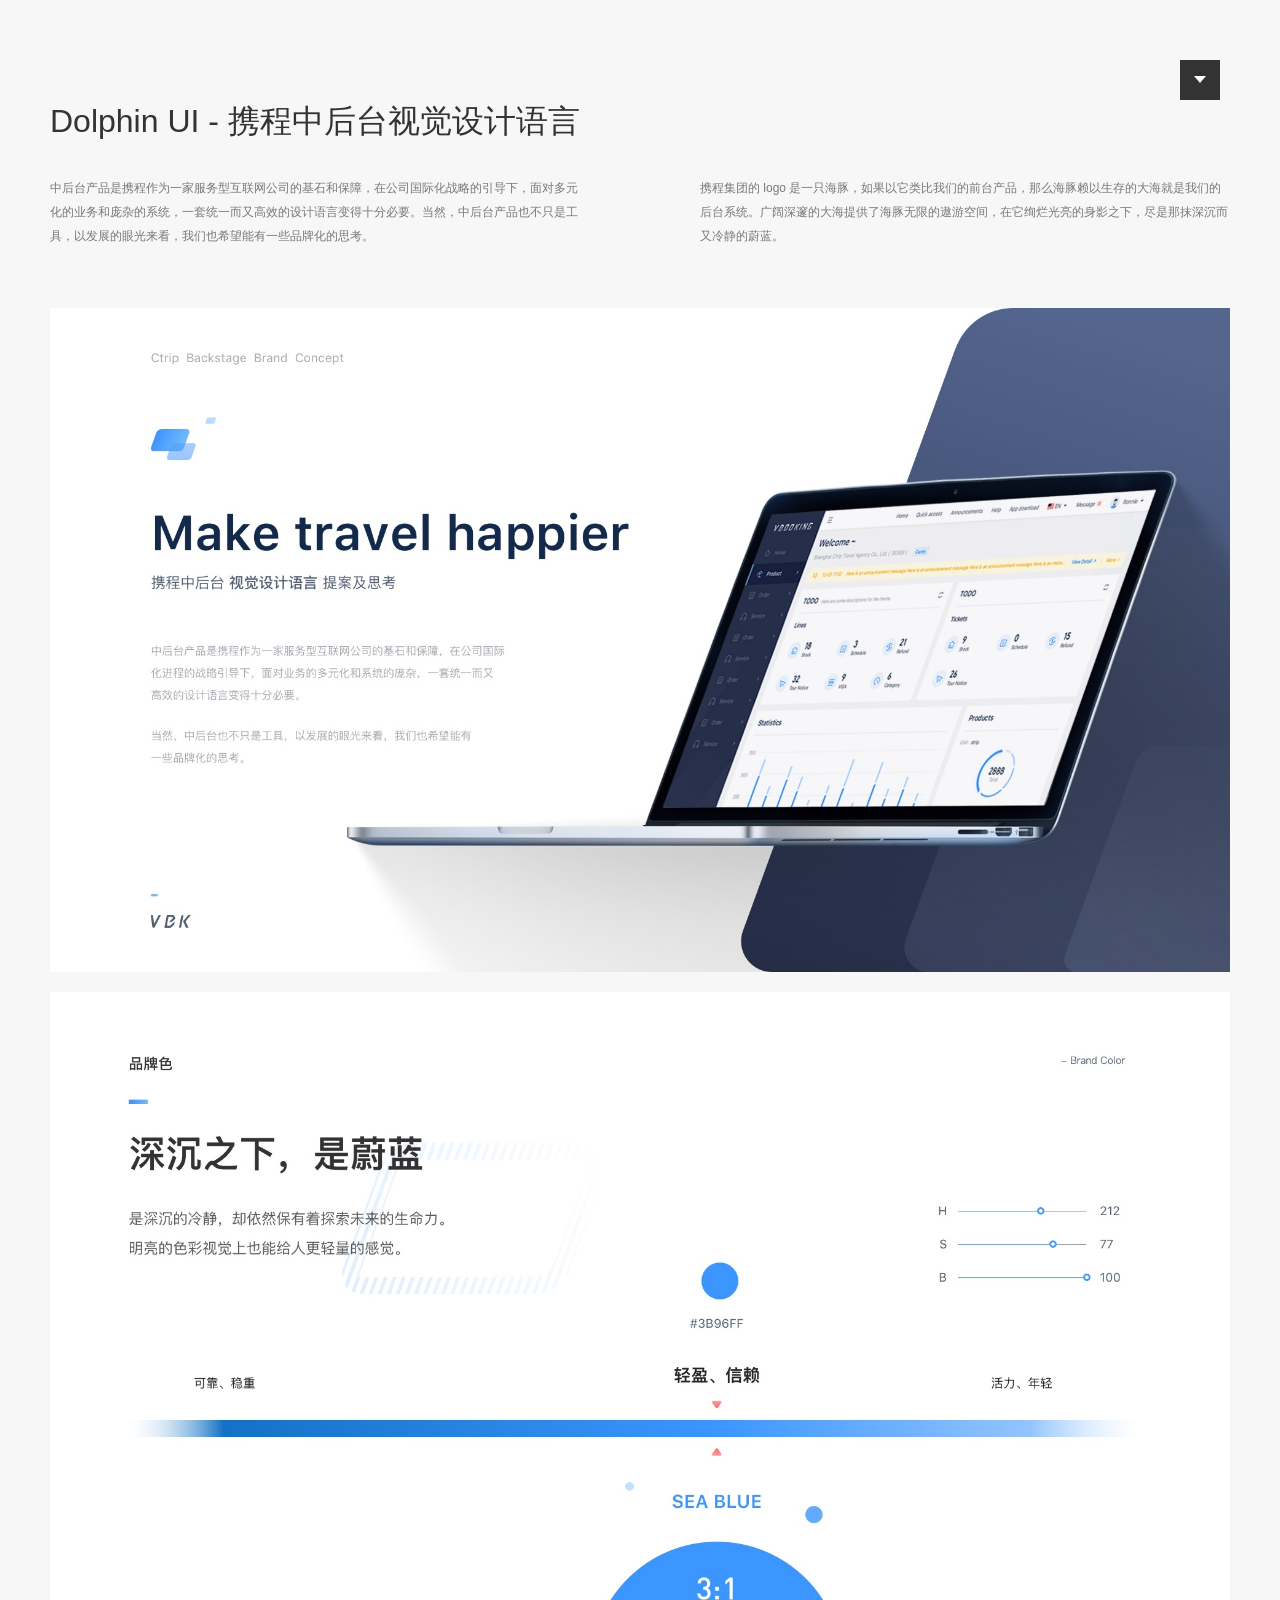
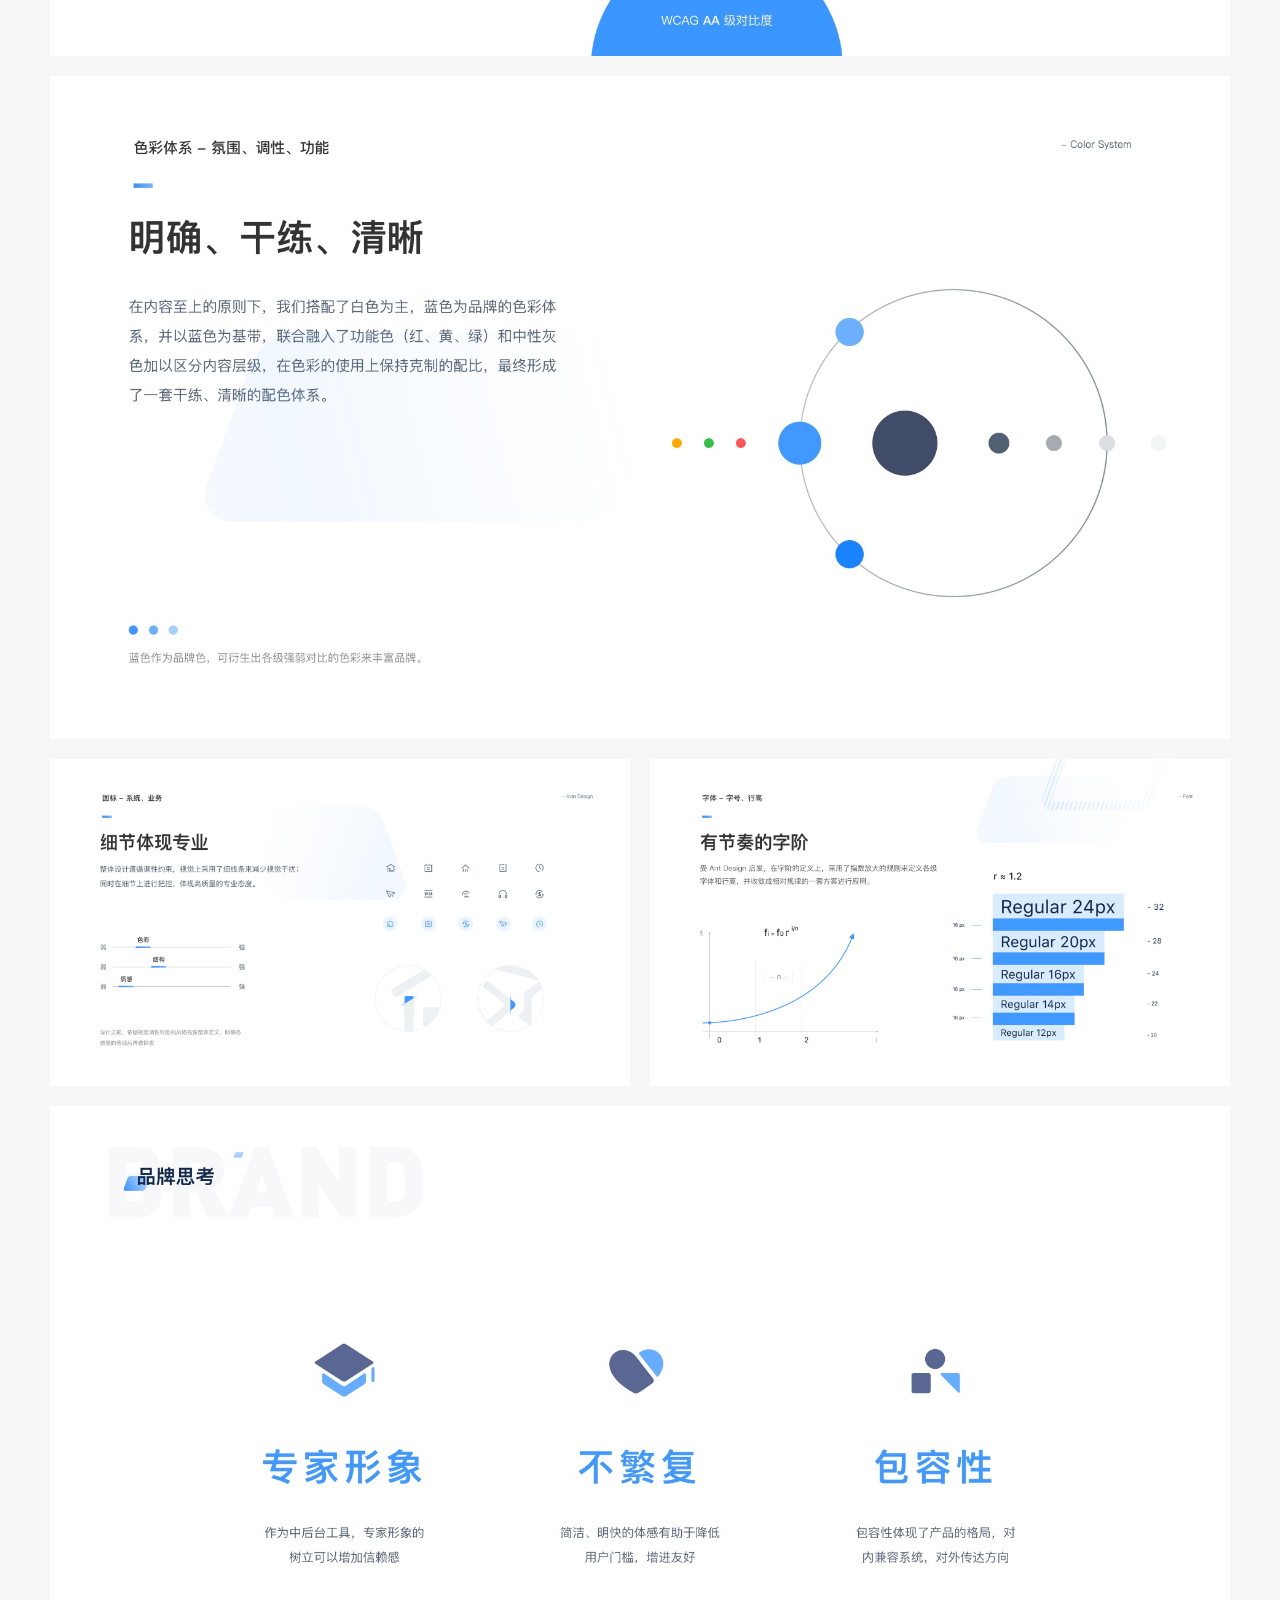
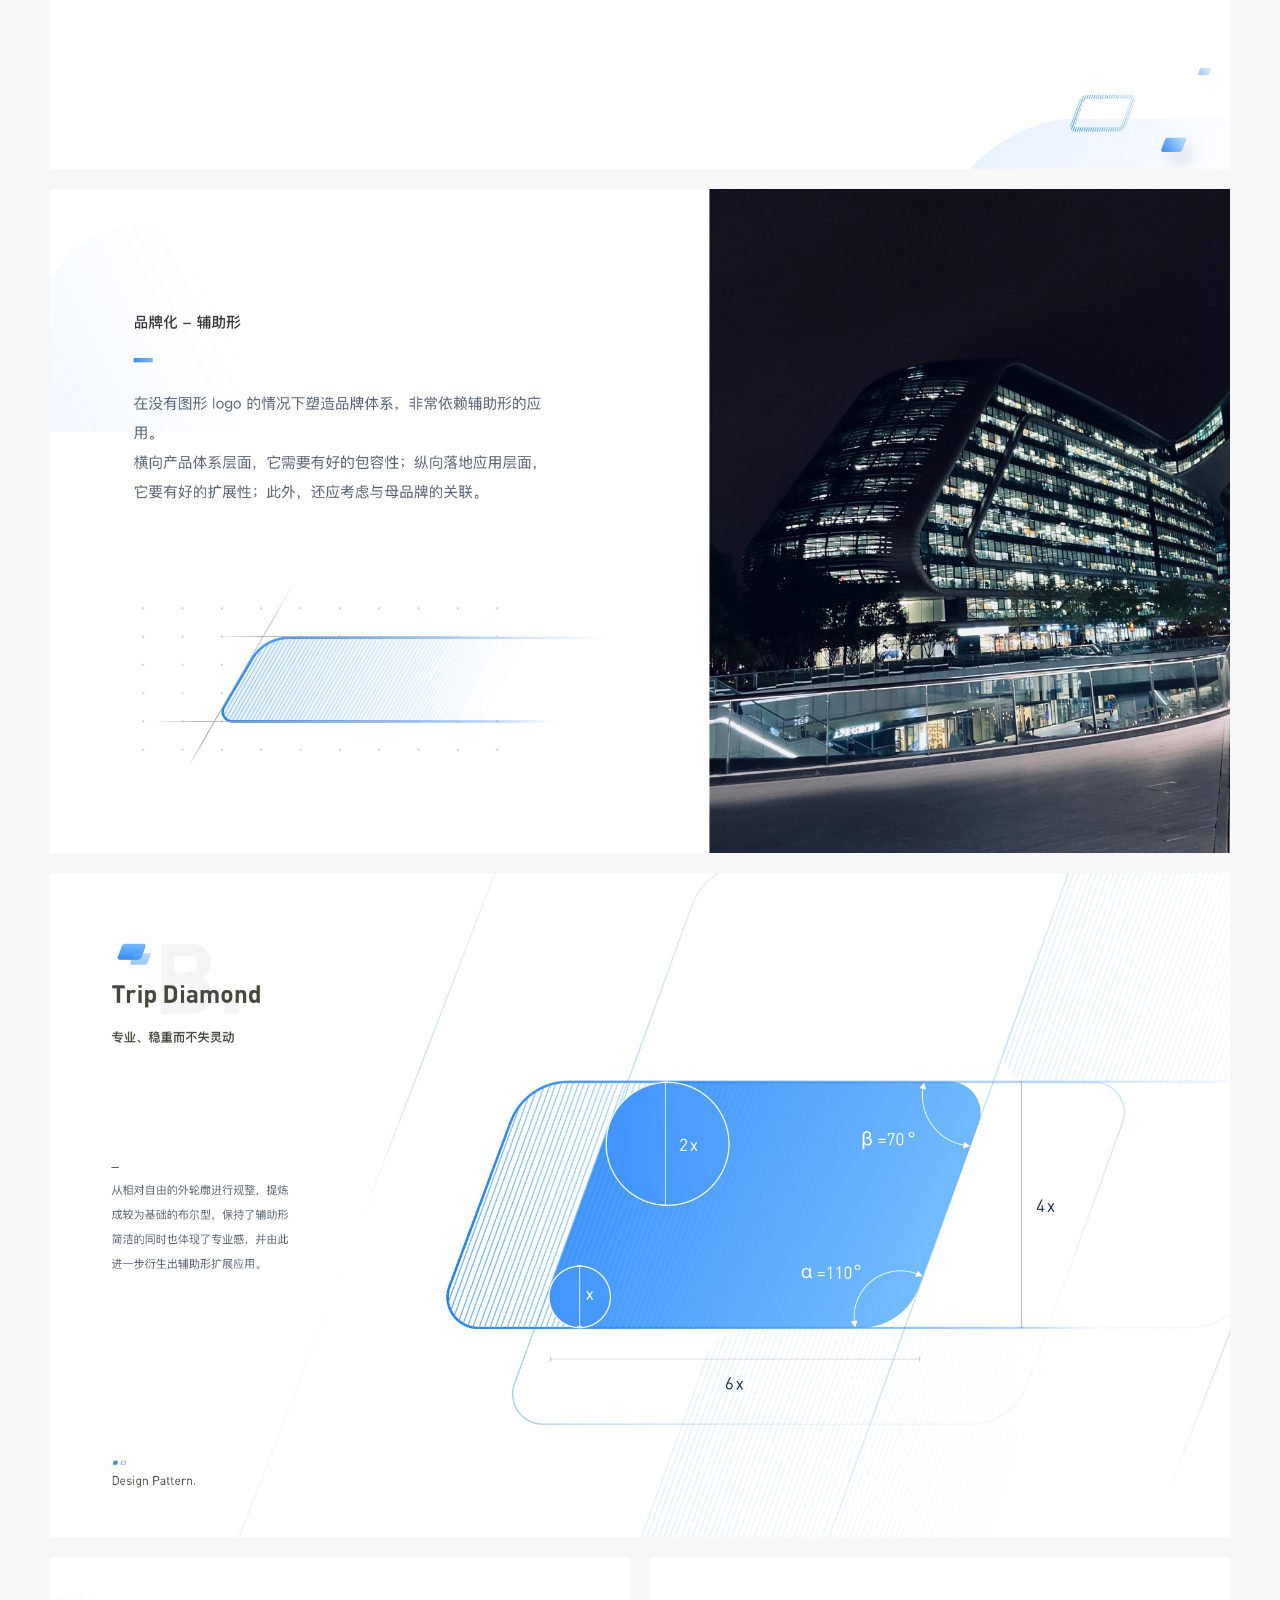
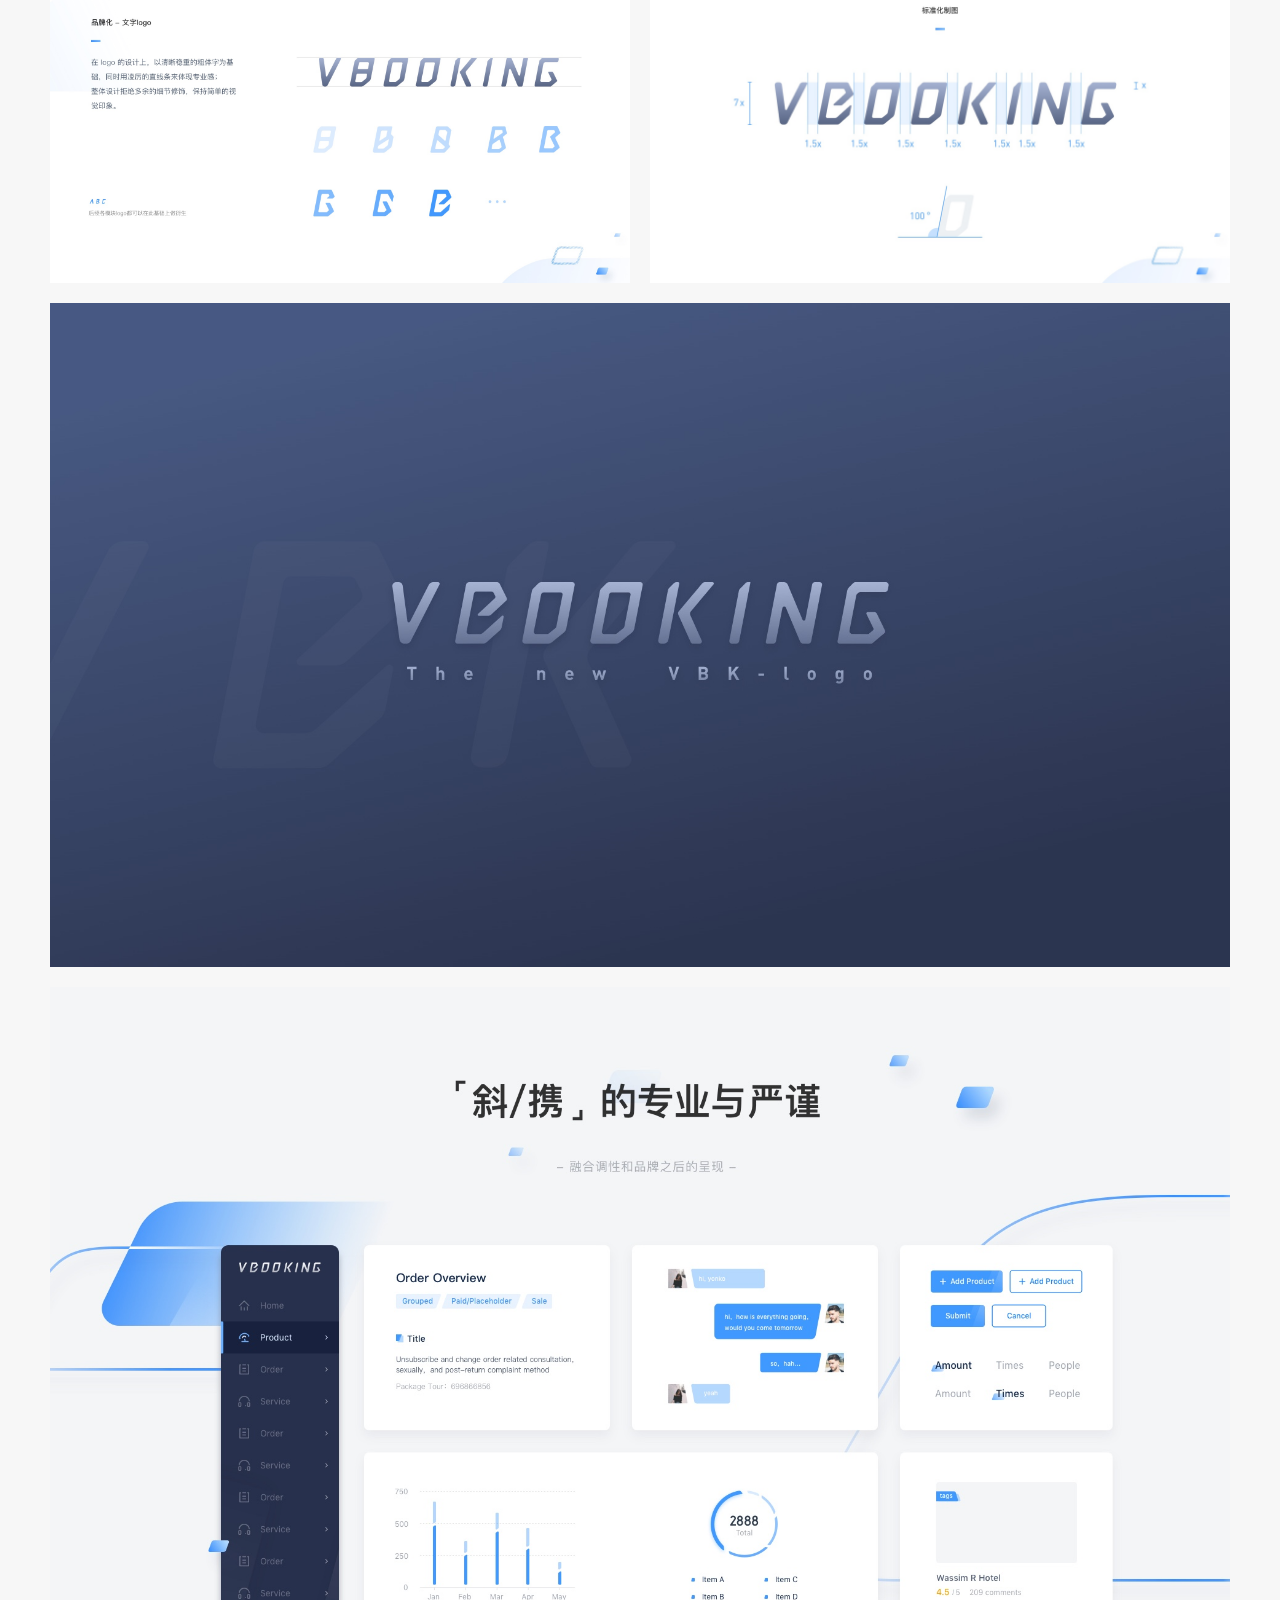
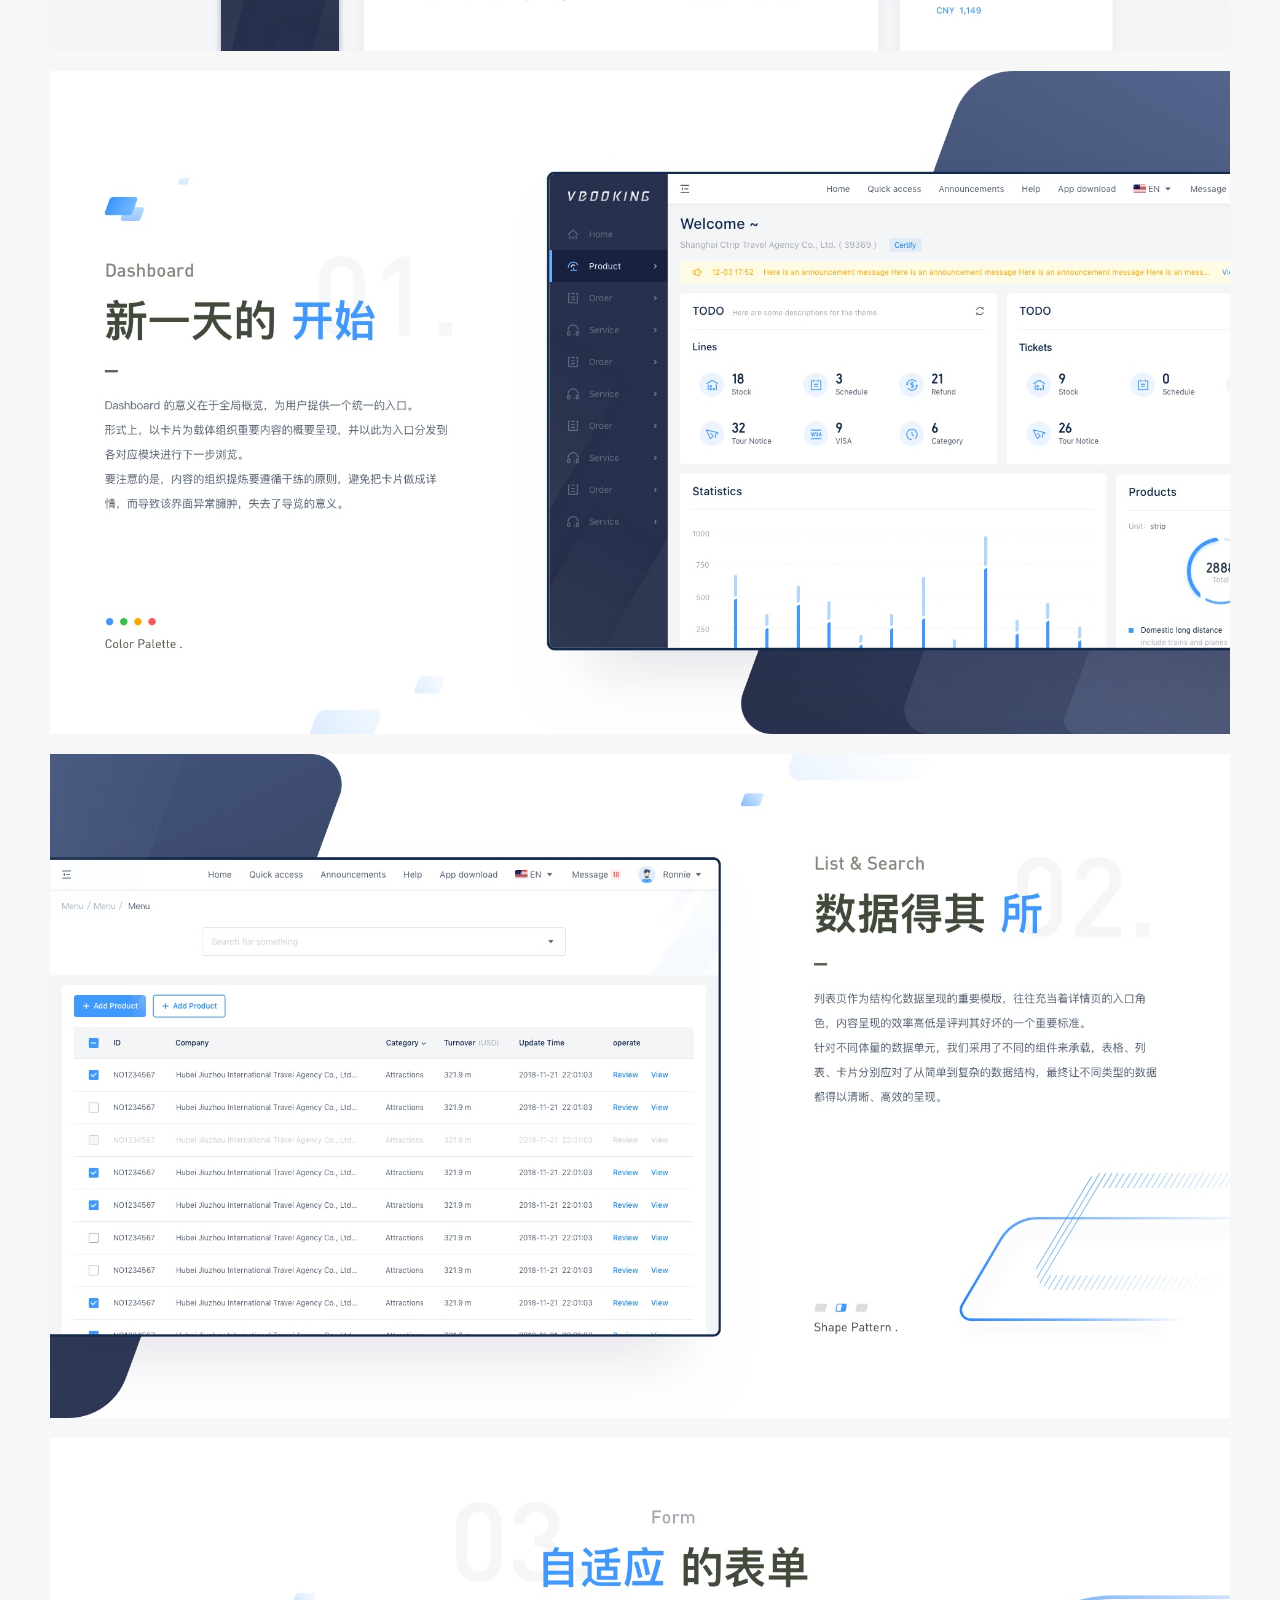
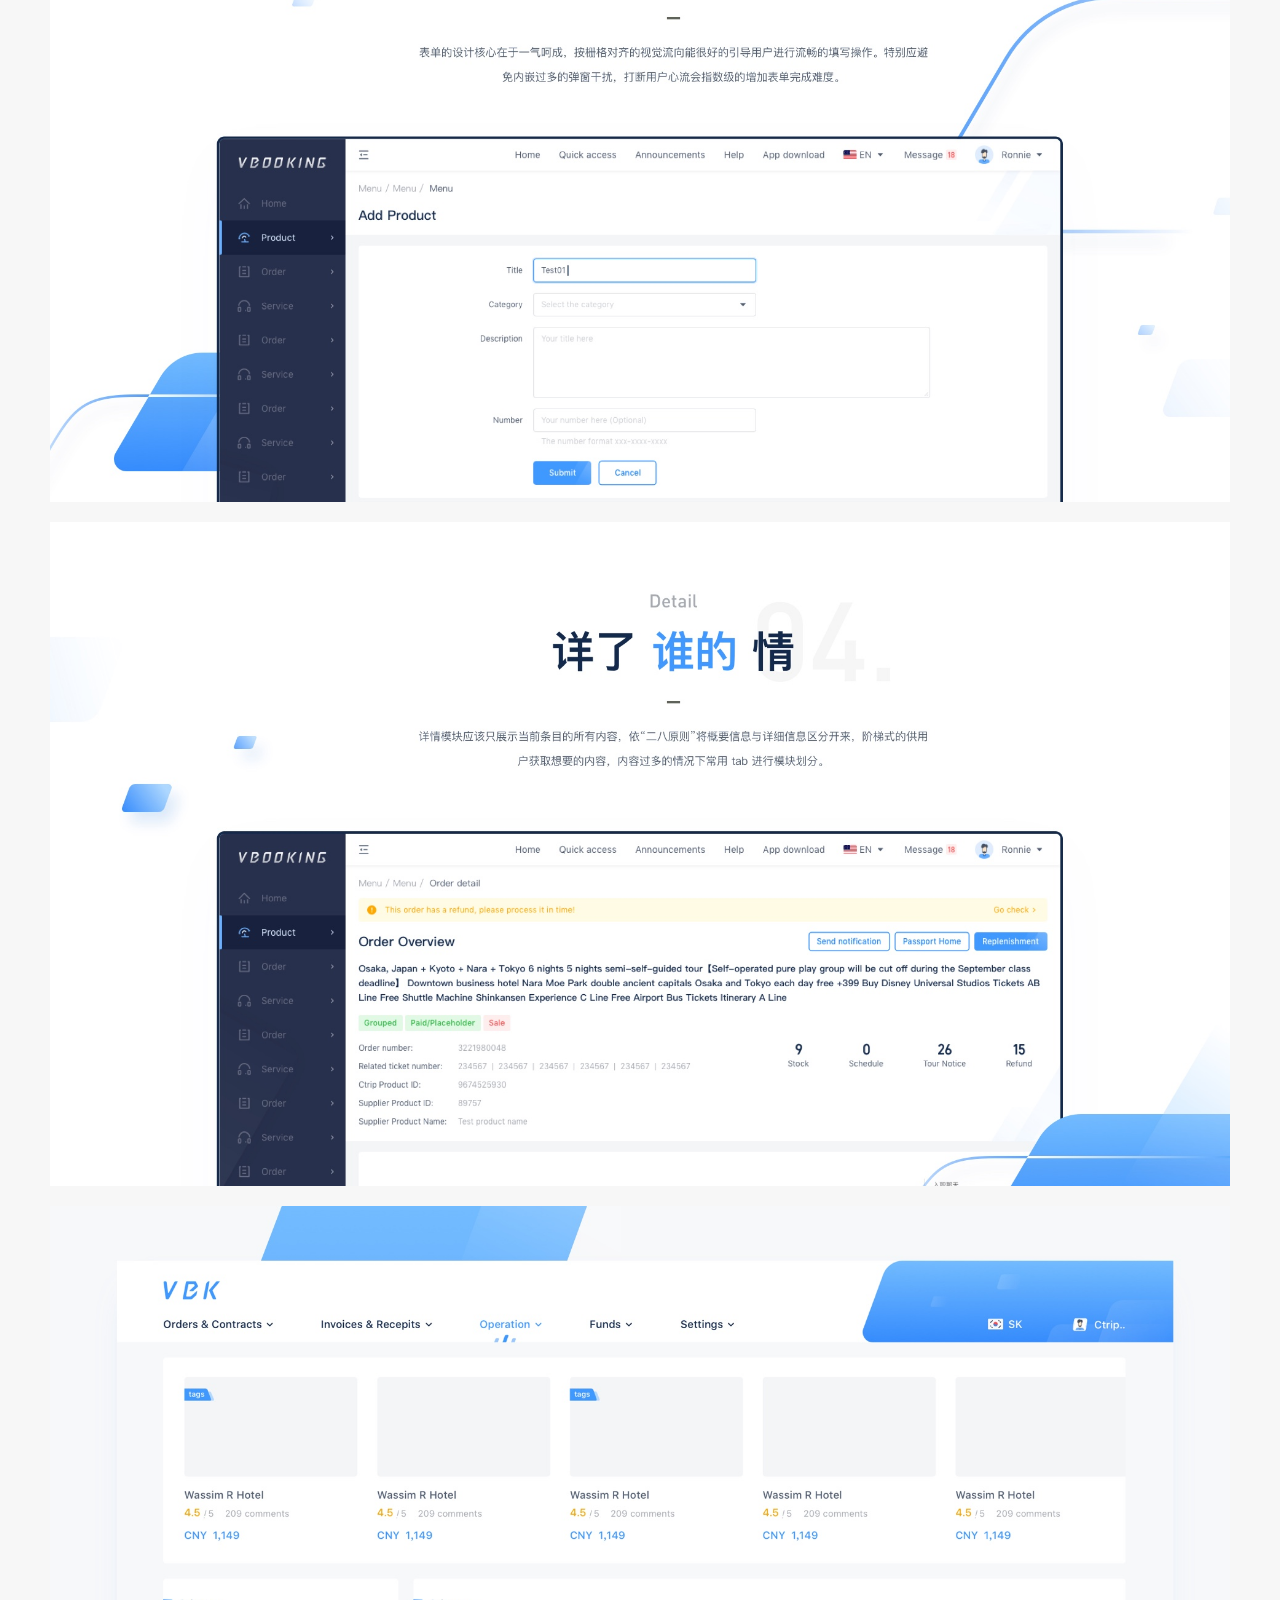
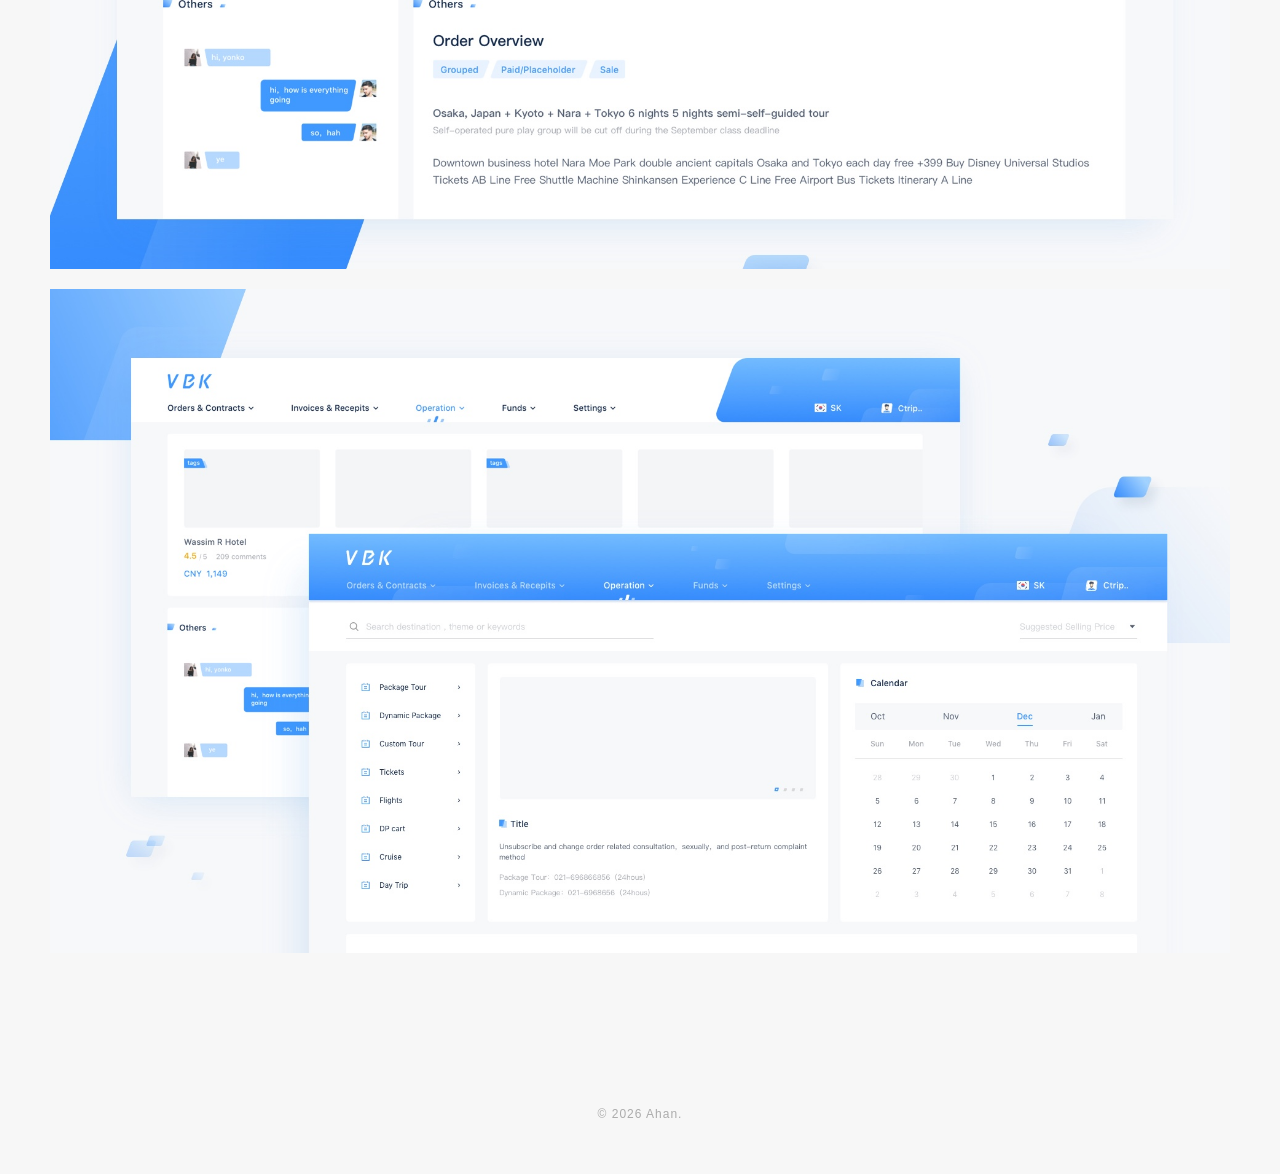
<file: dolphin.html>
<!doctype html>
<html lang="zh-CN">
  <head>
    <meta charset="UTF-8" />
    <meta name="viewport" content="width=device-width, initial-scale=1.0" />
    <meta name="description" content="Dolphin UI 项目详情" />
    <title>Dolphin UI · 阿晗</title>
    <link rel="stylesheet" href="./styles.css" />
  </head>
  <body class="project-detail-page is-entering">
    <button class="detail-close" type="button" aria-label="返回作品集">
      <span class="detail-close-track" aria-hidden="true">
        <i></i>
        <i></i>
      </span>
    </button>

    <main class="detail-content">
      <header class="detail-intro">
        <h1>Dolphin UI - 携程中后台视觉设计语言</h1>
        <div class="detail-summary">
          <p>中后台产品是携程作为一家服务型互联网公司的基石和保障，在公司国际化战略的引导下，面对多元化的业务和庞杂的系统，一套统一而又高效的设计语言变得十分必要。当然，中后台产品也不只是工具，以发展的眼光来看，我们也希望能有一些品牌化的思考。</p>
          <p>携程集团的 logo 是一只海豚，如果以它类比我们的前台产品，那么海豚赖以生存的大海就是我们的后台系统。广阔深邃的大海提供了海豚无限的遨游空间，在它绚烂光亮的身影之下，尽是那抹深沉而又冷静的蔚蓝。</p>
        </div>
      </header>

      <section class="detail-gallery" aria-label="Dolphin UI 项目展示">
        <img class="detail-gallery-full" src="./assets/Dolphin UI/dolphin-detail-01.jpg" alt="Dolphin UI 项目展示 1" decoding="async" fetchpriority="high" />
        <img class="detail-gallery-full" src="./assets/Dolphin UI/dolphin-detail-02.jpg" alt="Dolphin UI 项目展示 2" decoding="async" />
        <img class="detail-gallery-full" src="./assets/Dolphin UI/dolphin-detail-03.jpg" alt="Dolphin UI 项目展示 3" decoding="async" />
        <div class="detail-gallery-pair">
          <img src="./assets/Dolphin UI/dolphin-detail-04.jpg" alt="Dolphin UI 项目展示 4" decoding="async" />
          <img src="./assets/Dolphin UI/dolphin-detail-05.jpg" alt="Dolphin UI 项目展示 5" decoding="async" />
        </div>
        <img class="detail-gallery-full" src="./assets/Dolphin UI/dolphin-detail-06.jpg" alt="Dolphin UI 项目展示 6" decoding="async" />
        <img class="detail-gallery-full" src="./assets/Dolphin UI/dolphin-detail-07.jpg" alt="Dolphin UI 项目展示 7" decoding="async" />
        <img class="detail-gallery-full" src="./assets/Dolphin UI/dolphin-detail-08.jpg" alt="Dolphin UI 项目展示 8" decoding="async" />
        <div class="detail-gallery-pair">
          <img src="./assets/Dolphin UI/dolphin-detail-09.jpg" alt="Dolphin UI 项目展示 9" decoding="async" />
          <img src="./assets/Dolphin UI/dolphin-detail-10.png" alt="Dolphin UI 项目展示 10" decoding="async" />
        </div>
        <img class="detail-gallery-full" src="./assets/Dolphin UI/dolphin-detail-11.jpg" alt="Dolphin UI 项目展示 11" decoding="async" />
        <img class="detail-gallery-full" src="./assets/Dolphin UI/dolphin-detail-12.jpg" alt="Dolphin UI 项目展示 12" decoding="async" />
        <img class="detail-gallery-full" src="./assets/Dolphin UI/dolphin-detail-13.jpg" alt="Dolphin UI 项目展示 13" decoding="async" />
        <img class="detail-gallery-full" src="./assets/Dolphin UI/dolphin-detail-14.jpg" alt="Dolphin UI 项目展示 14" decoding="async" />
        <img class="detail-gallery-full" src="./assets/Dolphin UI/dolphin-detail-15.jpg" alt="Dolphin UI 项目展示 15" decoding="async" />
        <img class="detail-gallery-full" src="./assets/Dolphin UI/dolphin-detail-16.jpg" alt="Dolphin UI 项目展示 16" decoding="async" />
        <img class="detail-gallery-full" src="./assets/Dolphin UI/dolphin-detail-17.jpg" alt="Dolphin UI 项目展示 17" decoding="async" />
        <img class="detail-gallery-full" src="./assets/Dolphin UI/dolphin-detail-18.jpg" alt="Dolphin UI 项目展示 18" decoding="async" />
      </section>
    </main>

    <footer class="site-footer detail-footer">
      <span class="footer-divider" aria-hidden="true"></span>
      <p>© 2026 Ahan.</p>
    </footer>

    <script src="./detail.js"></script>
  </body>
</html>
</file>
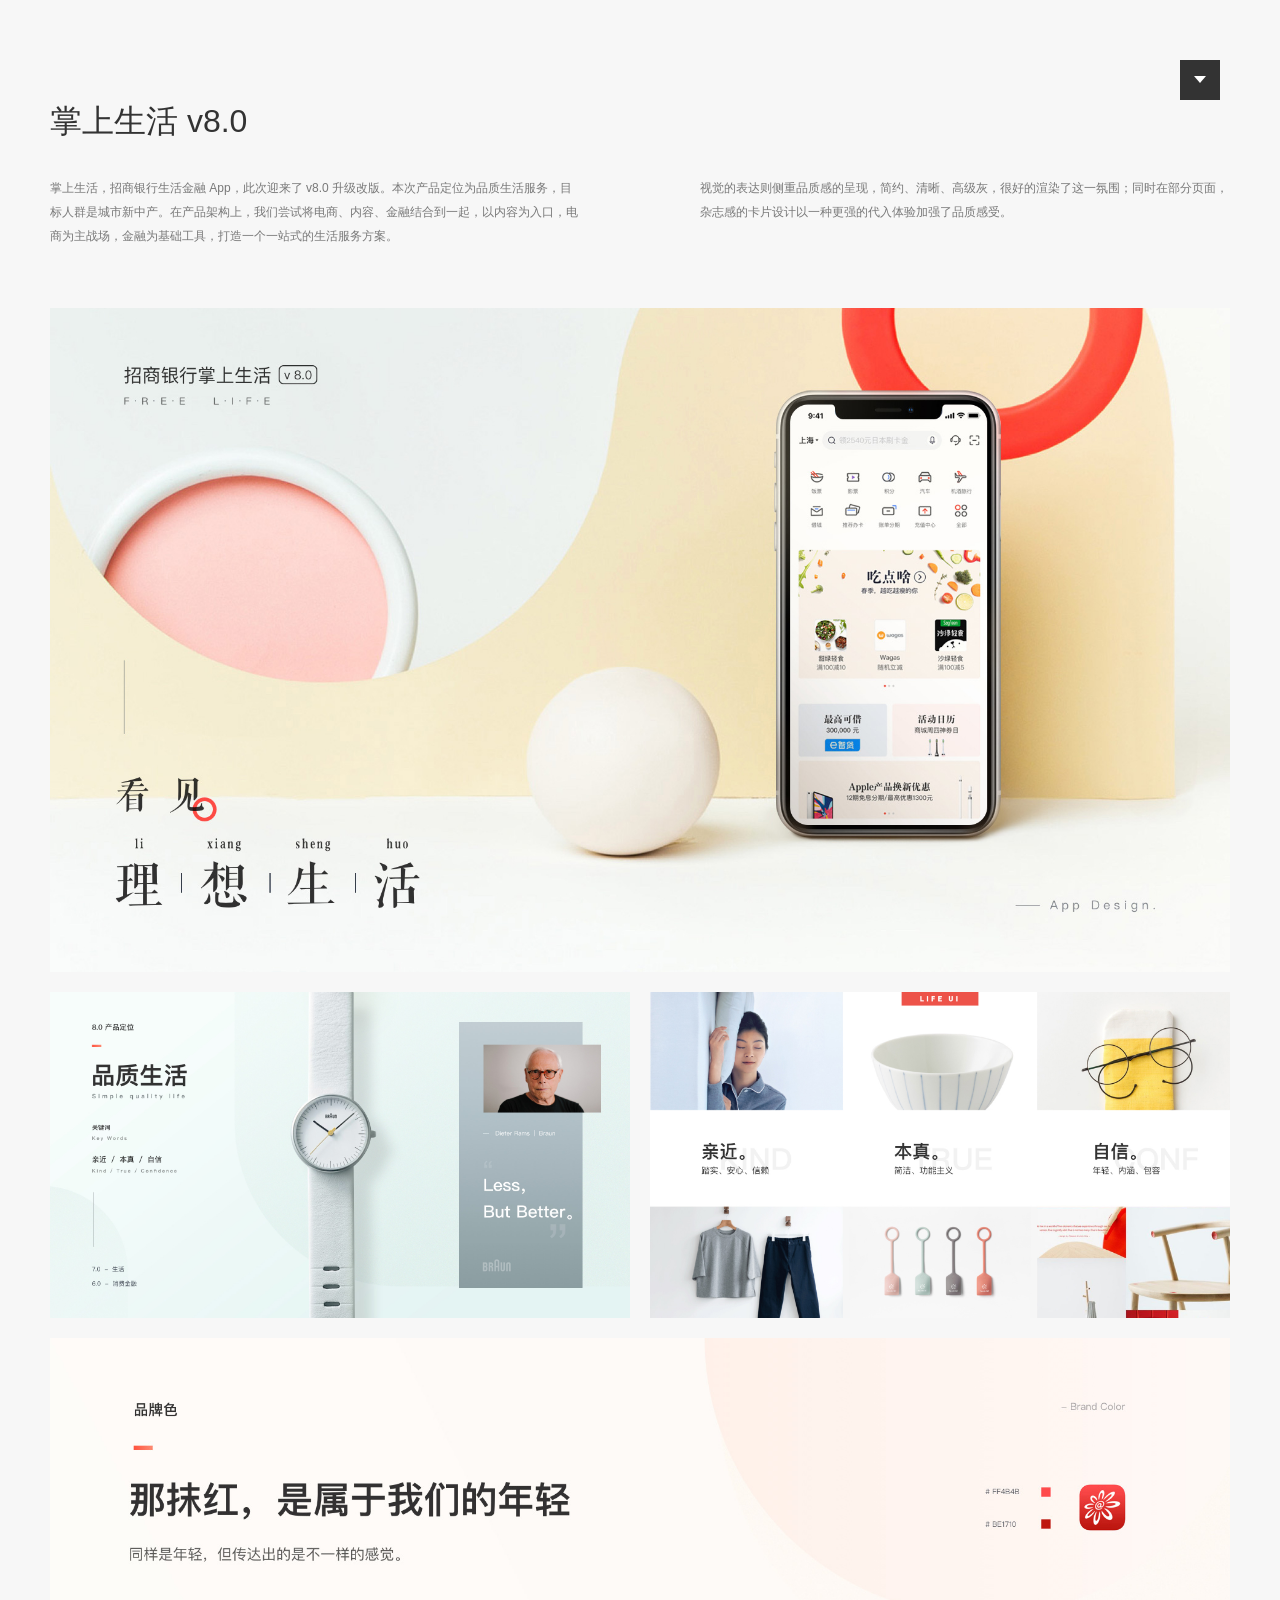
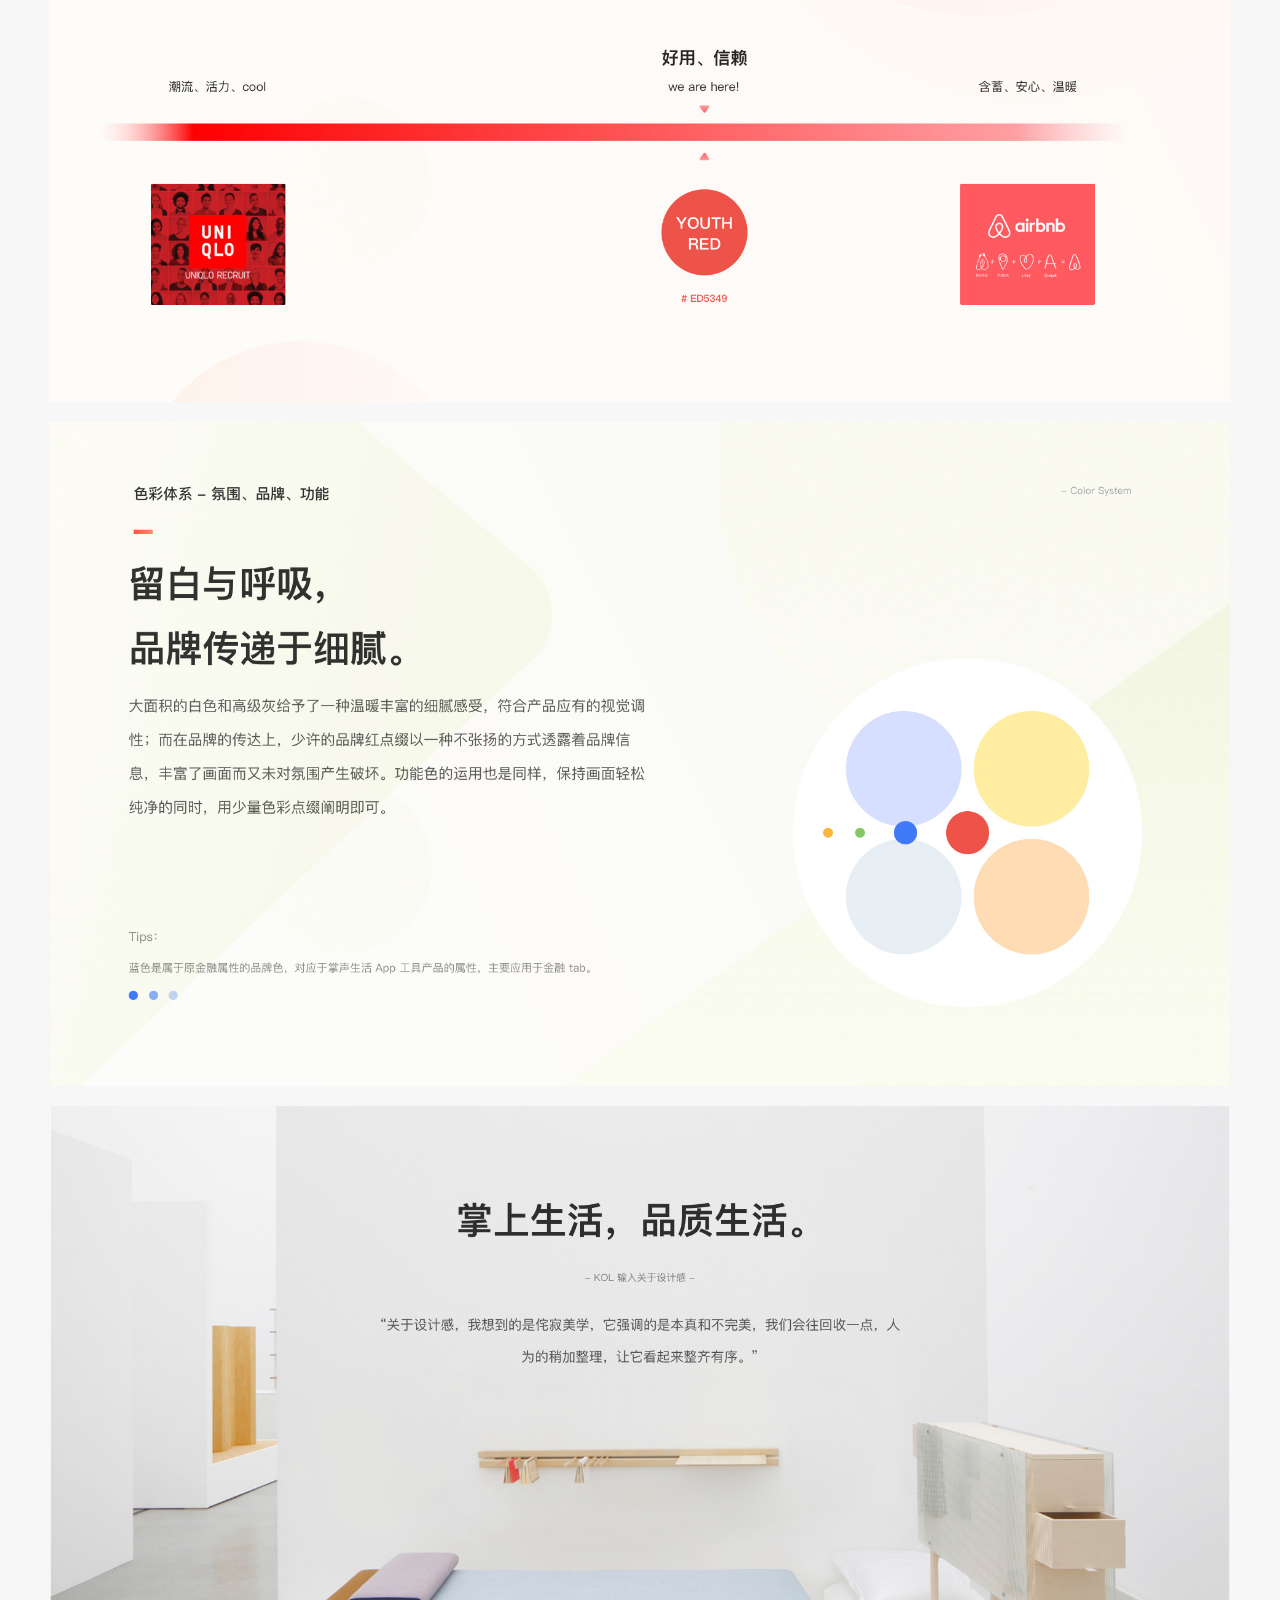
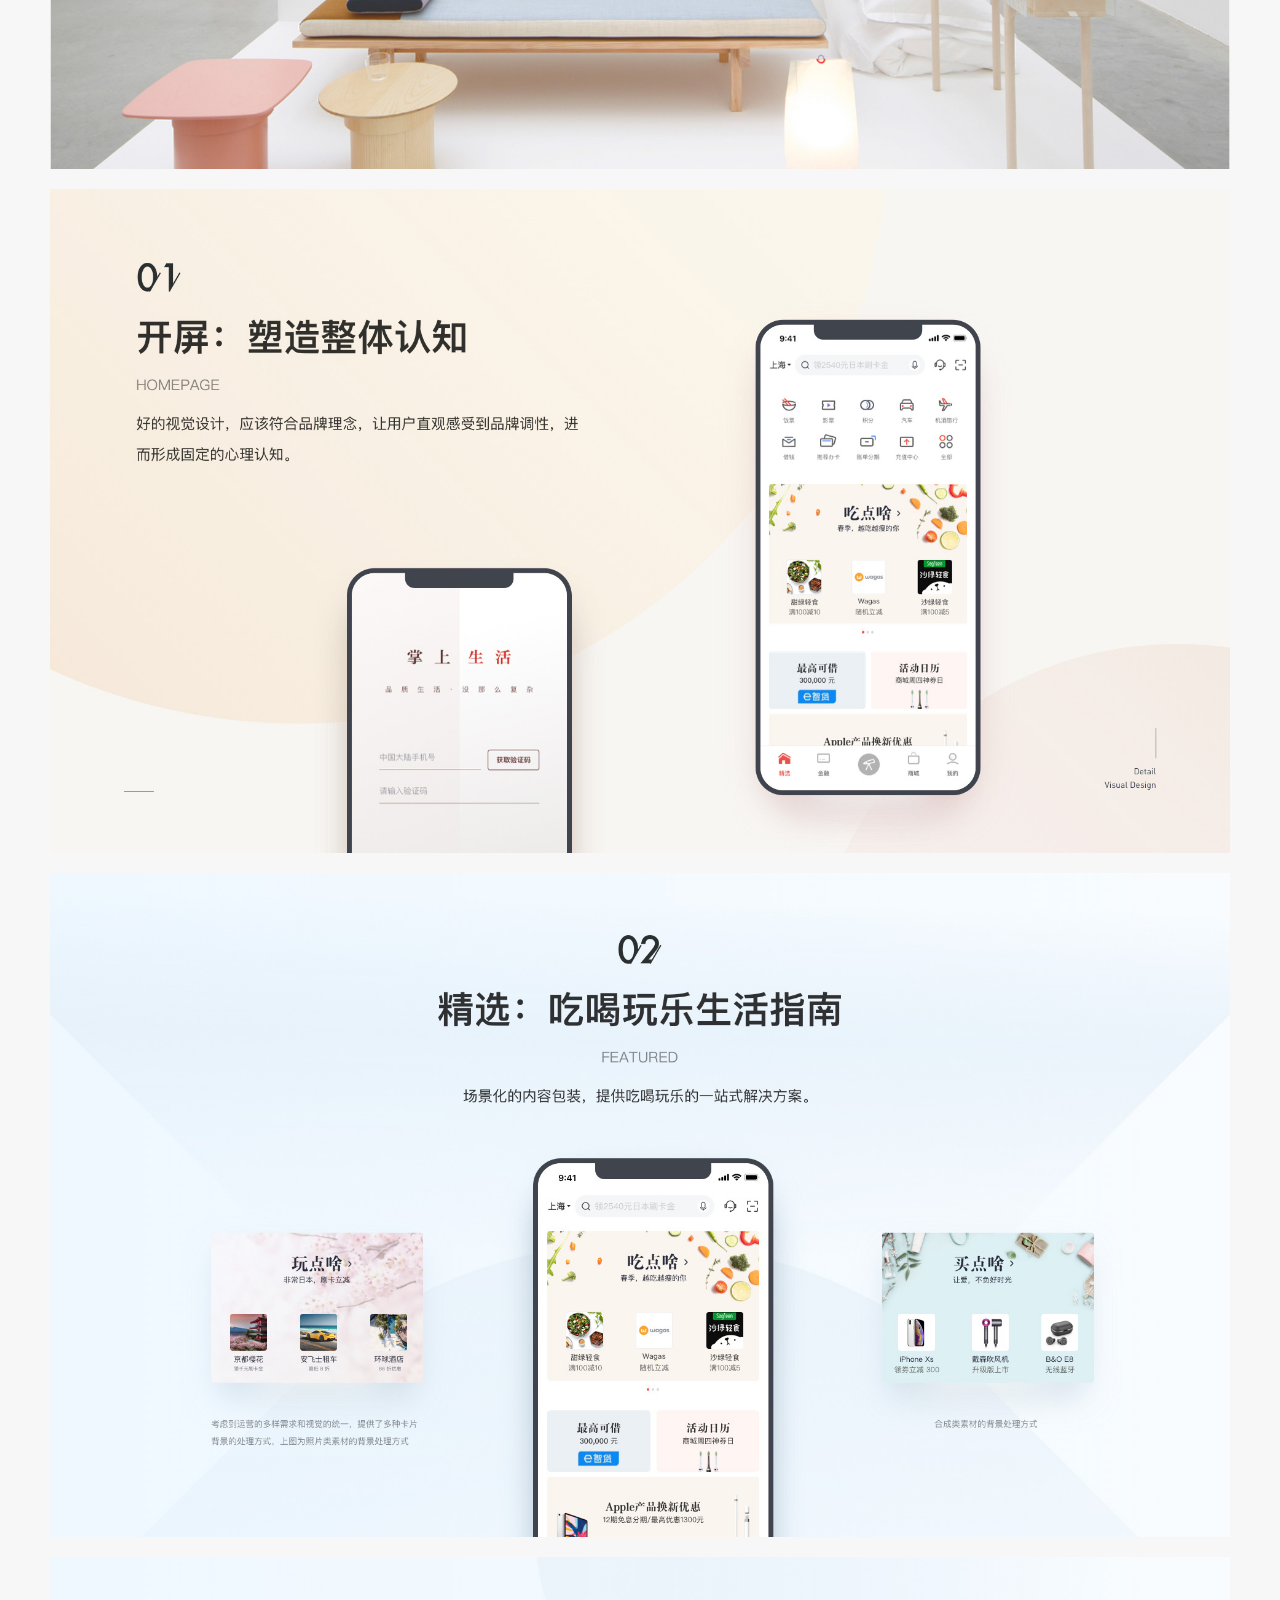
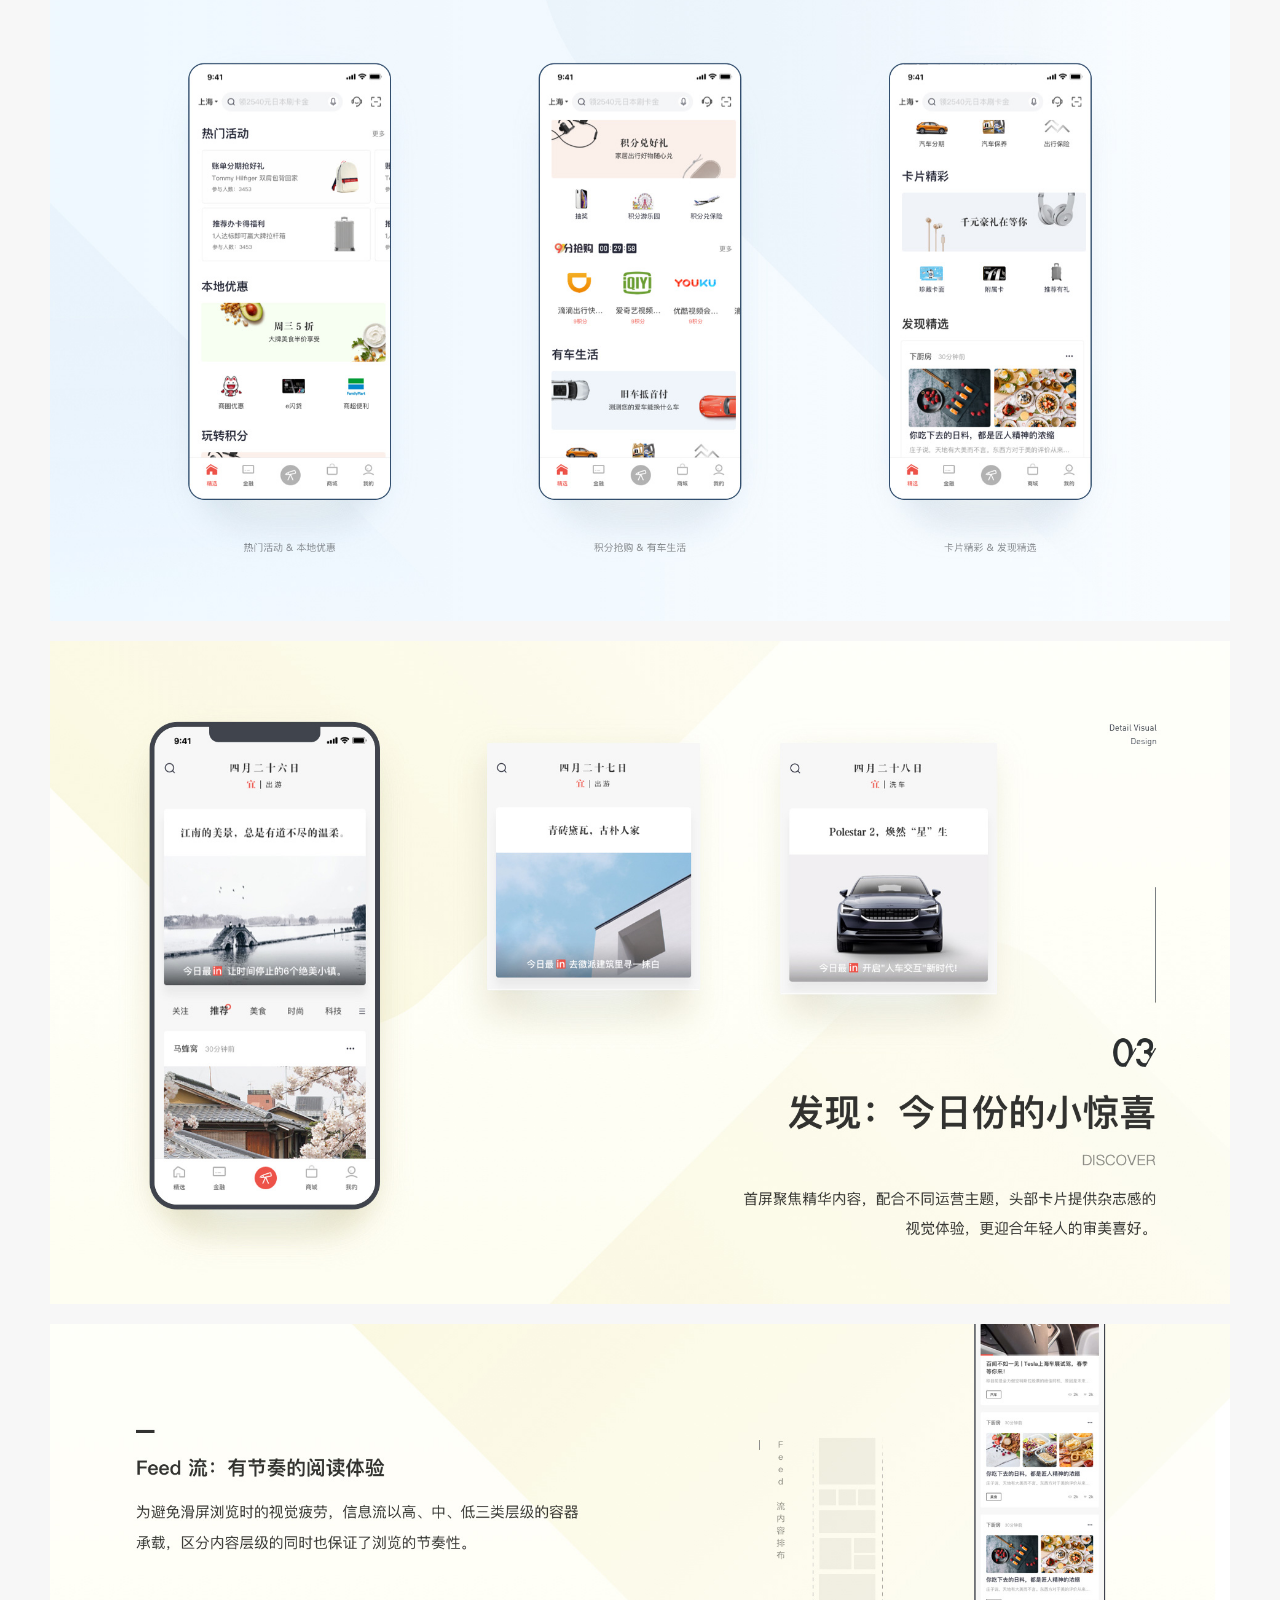
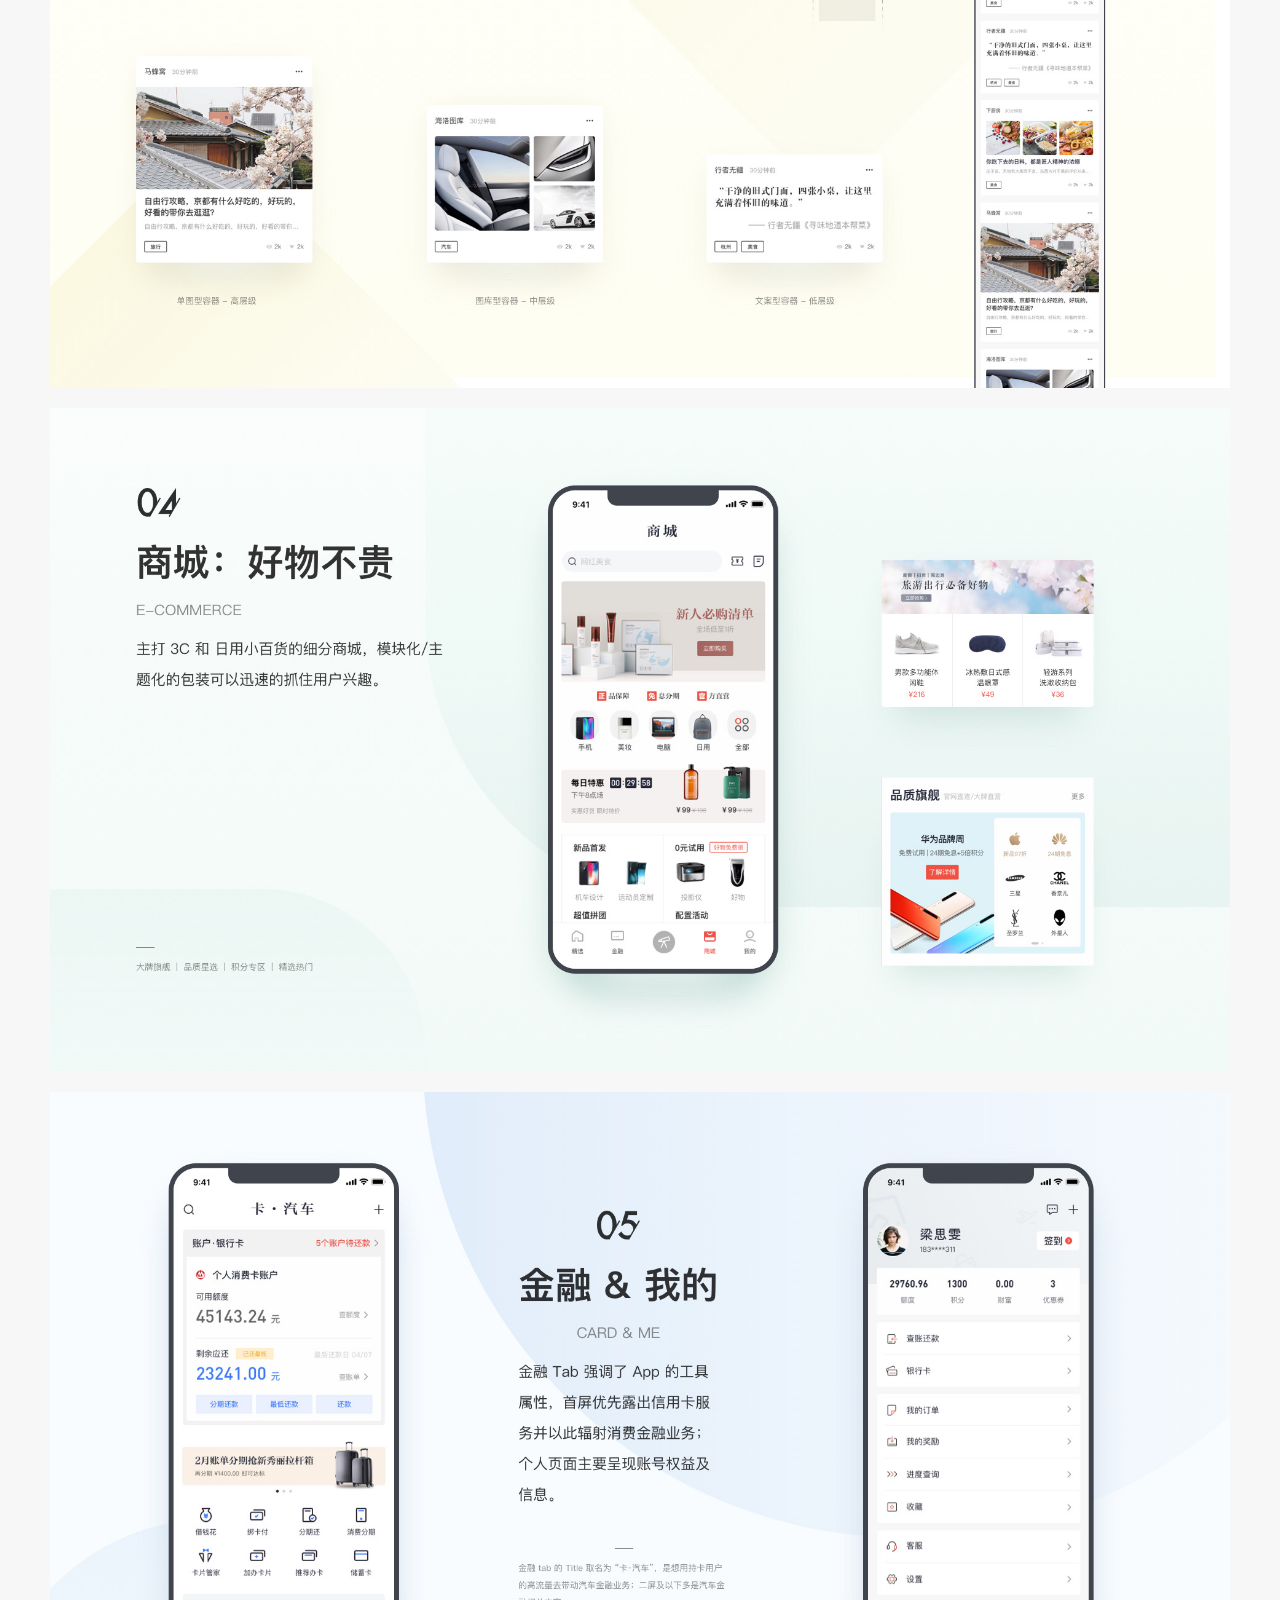
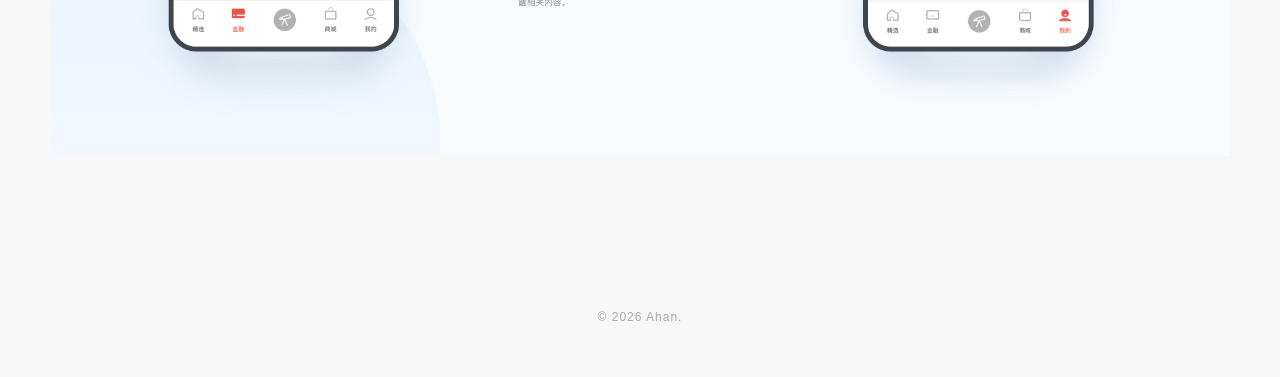
<file: Dora.html>
<!doctype html>
<html lang="zh-CN">
  <head>
    <meta charset="UTF-8" />
    <meta name="viewport" content="width=device-width, initial-scale=1.0" />
    <meta name="description" content="Dora 项目详情" />
    <title>Dora · 阿晗</title>
    <link rel="stylesheet" href="./styles.css" />
  </head>
  <body class="project-detail-page is-entering">
    <button class="detail-close" type="button" aria-label="返回作品集">
      <span class="detail-close-track" aria-hidden="true">
        <i></i>
        <i></i>
      </span>
    </button>

    <main class="detail-content">
      <header class="detail-intro">
        <h1>掌上生活 v8.0</h1>
        <div class="detail-summary">
          <p>掌上生活，招商银行生活金融 App，此次迎来了 v8.0 升级改版。本次产品定位为品质生活服务，目标人群是城市新中产。在产品架构上，我们尝试将电商、内容、金融结合到一起，以内容为入口，电商为主战场，金融为基础工具，打造一个一站式的生活服务方案。</p>
          <p>视觉的表达则侧重品质感的呈现，简约、清晰、高级灰，很好的渲染了这一氛围；同时在部分页面，杂志感的卡片设计以一种更强的代入体验加强了品质感受。</p>
        </div>
      </header>

      <section class="detail-gallery" aria-label="Dora 项目展示">
        <img class="detail-gallery-full" src="./assets/Dora/Dora-detail-01.jpg" alt="Dora 项目展示 1" decoding="async" fetchpriority="high" />
        <div class="detail-gallery-pair">
          <img src="./assets/Dora/Dora-detail-02.jpg" alt="Dora 项目展示 2" decoding="async" />
          <img src="./assets/Dora/Dora-detail-03.jpg" alt="Dora 项目展示 3" decoding="async" />
        </div>
        <img class="detail-gallery-full" src="./assets/Dora/Dora-detail-04.jpg" alt="Dora 项目展示 4" decoding="async" />
        <img class="detail-gallery-full" src="./assets/Dora/Dora-detail-05.jpg" alt="Dora 项目展示 5" decoding="async" />
        <img class="detail-gallery-full" src="./assets/Dora/Dora-detail-06.jpg" alt="Dora 项目展示 6" decoding="async" />
        <img class="detail-gallery-full" src="./assets/Dora/Dora-detail-07.jpg" alt="Dora 项目展示 7" decoding="async" />
        <img class="detail-gallery-full" src="./assets/Dora/Dora-detail-08.jpg" alt="Dora 项目展示 8" decoding="async" />
        <img class="detail-gallery-full" src="./assets/Dora/Dora-detail-09.jpg" alt="Dora 项目展示 9" decoding="async" />
        <img class="detail-gallery-full" src="./assets/Dora/Dora-detail-10.jpg" alt="Dora 项目展示 10" decoding="async" />
        <img class="detail-gallery-full" src="./assets/Dora/Dora-detail-11.jpg" alt="Dora 项目展示 11" decoding="async" />
        <img class="detail-gallery-full" src="./assets/Dora/Dora-detail-12.jpg" alt="Dora 项目展示 12" decoding="async" />
        <img class="detail-gallery-full" src="./assets/Dora/Dora-detail-13.jpg" alt="Dora 项目展示 13" decoding="async" />
      </section>
    </main>

    <footer class="site-footer detail-footer">
      <span class="footer-divider" aria-hidden="true"></span>
      <p>© 2026 Ahan.</p>
    </footer>

    <script src="./detail.js"></script>
  </body>
</html>
</file>
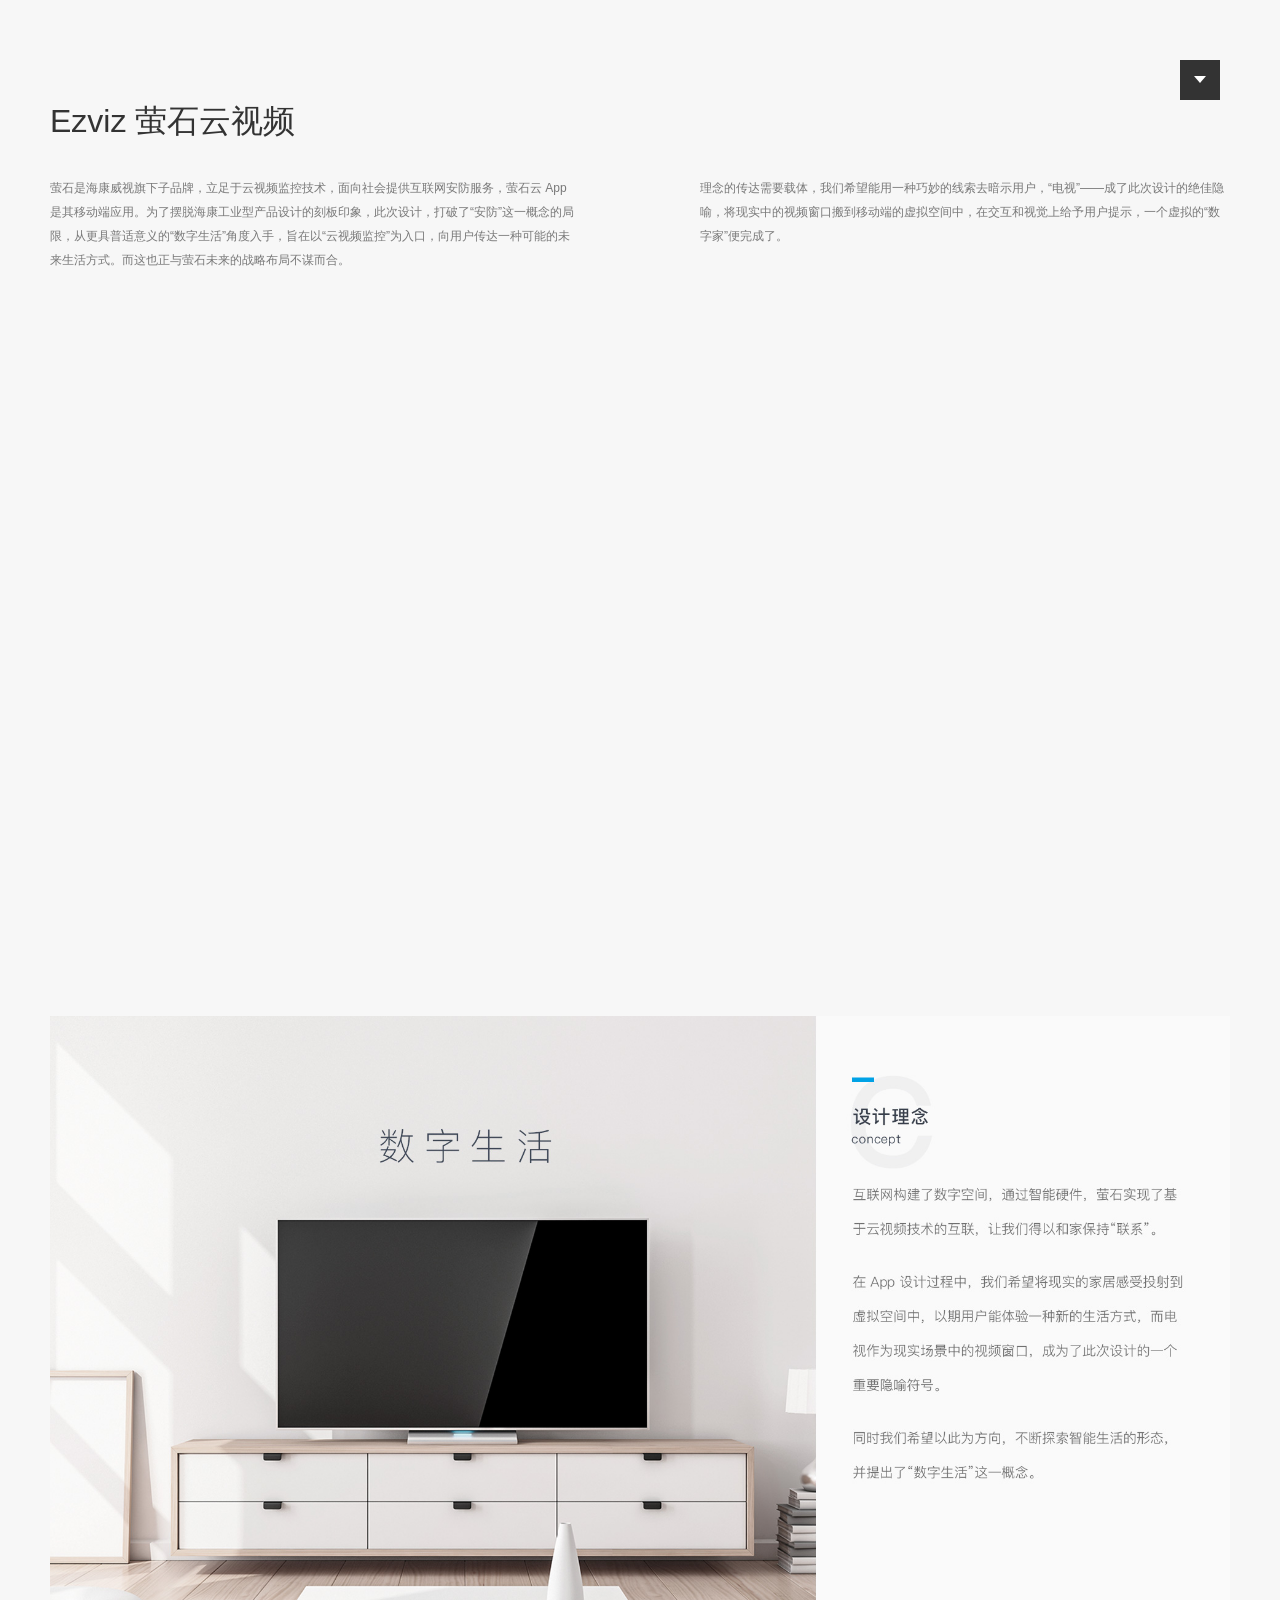
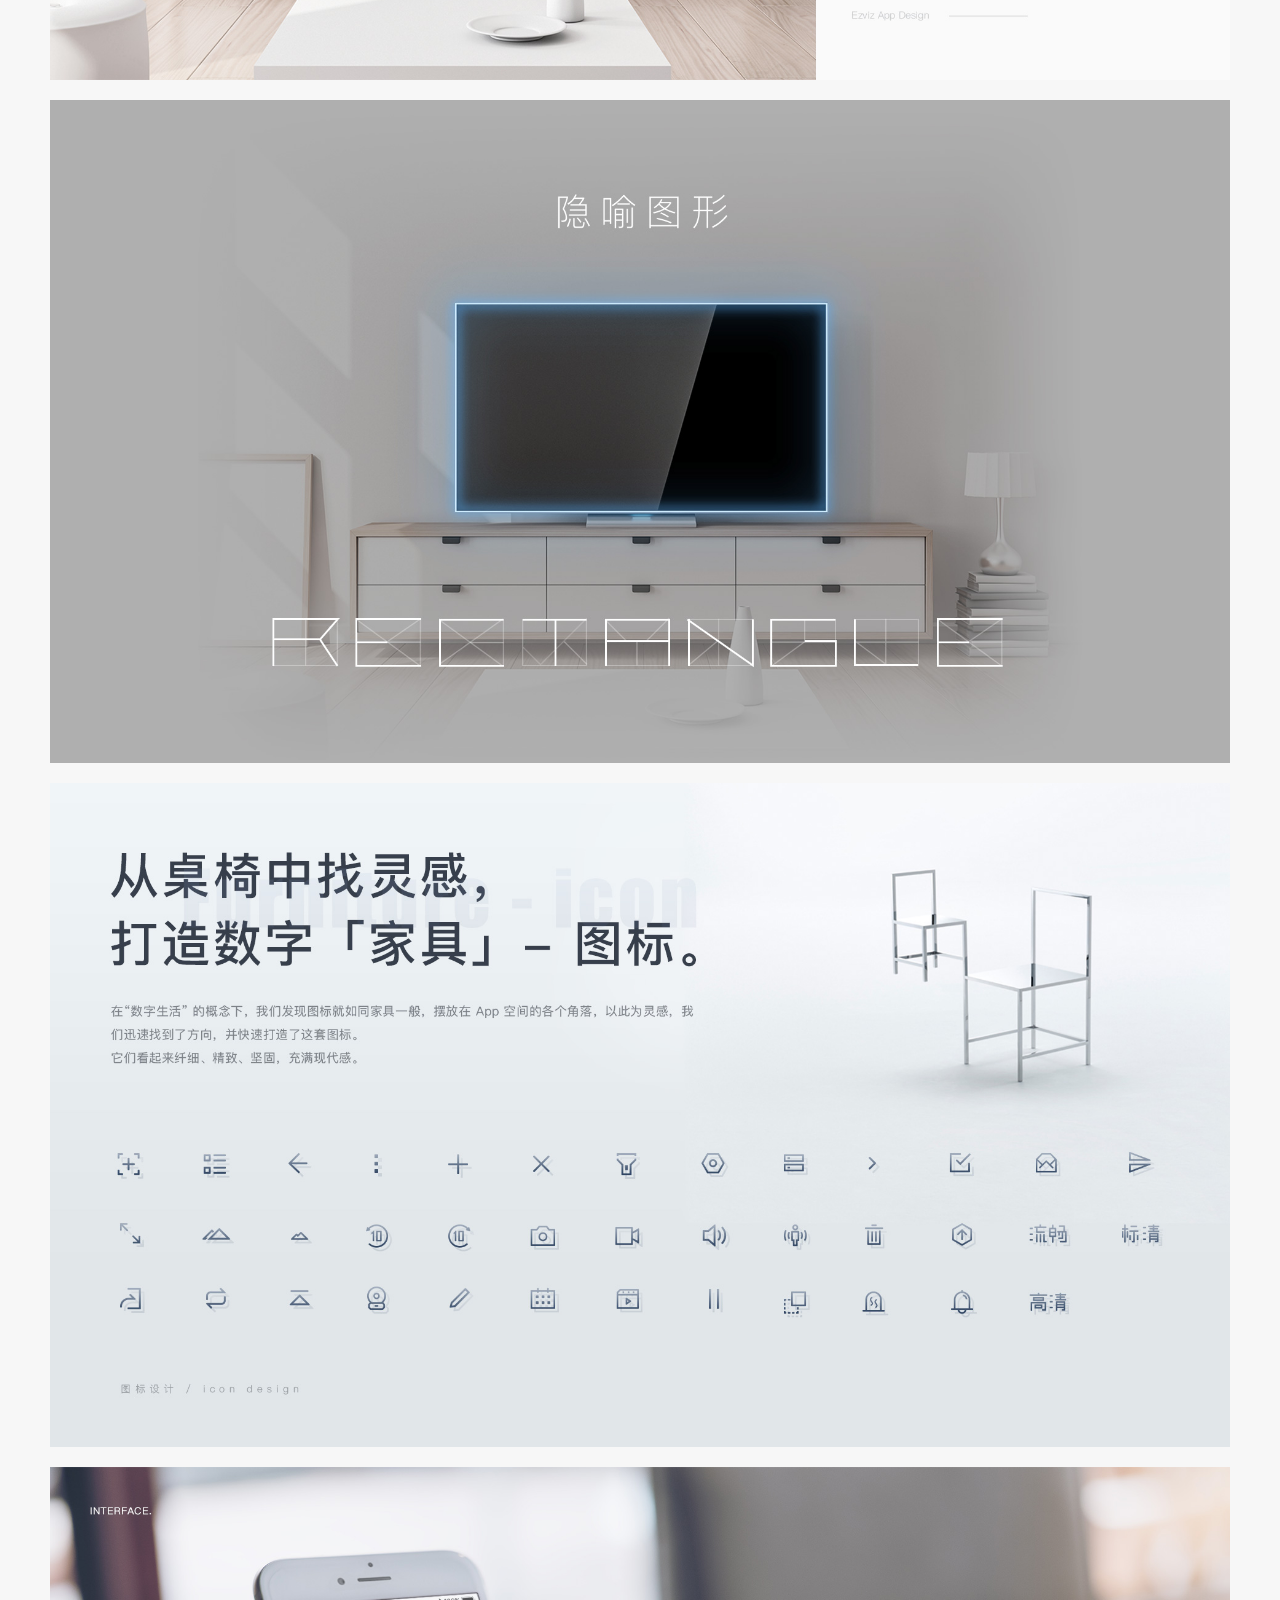
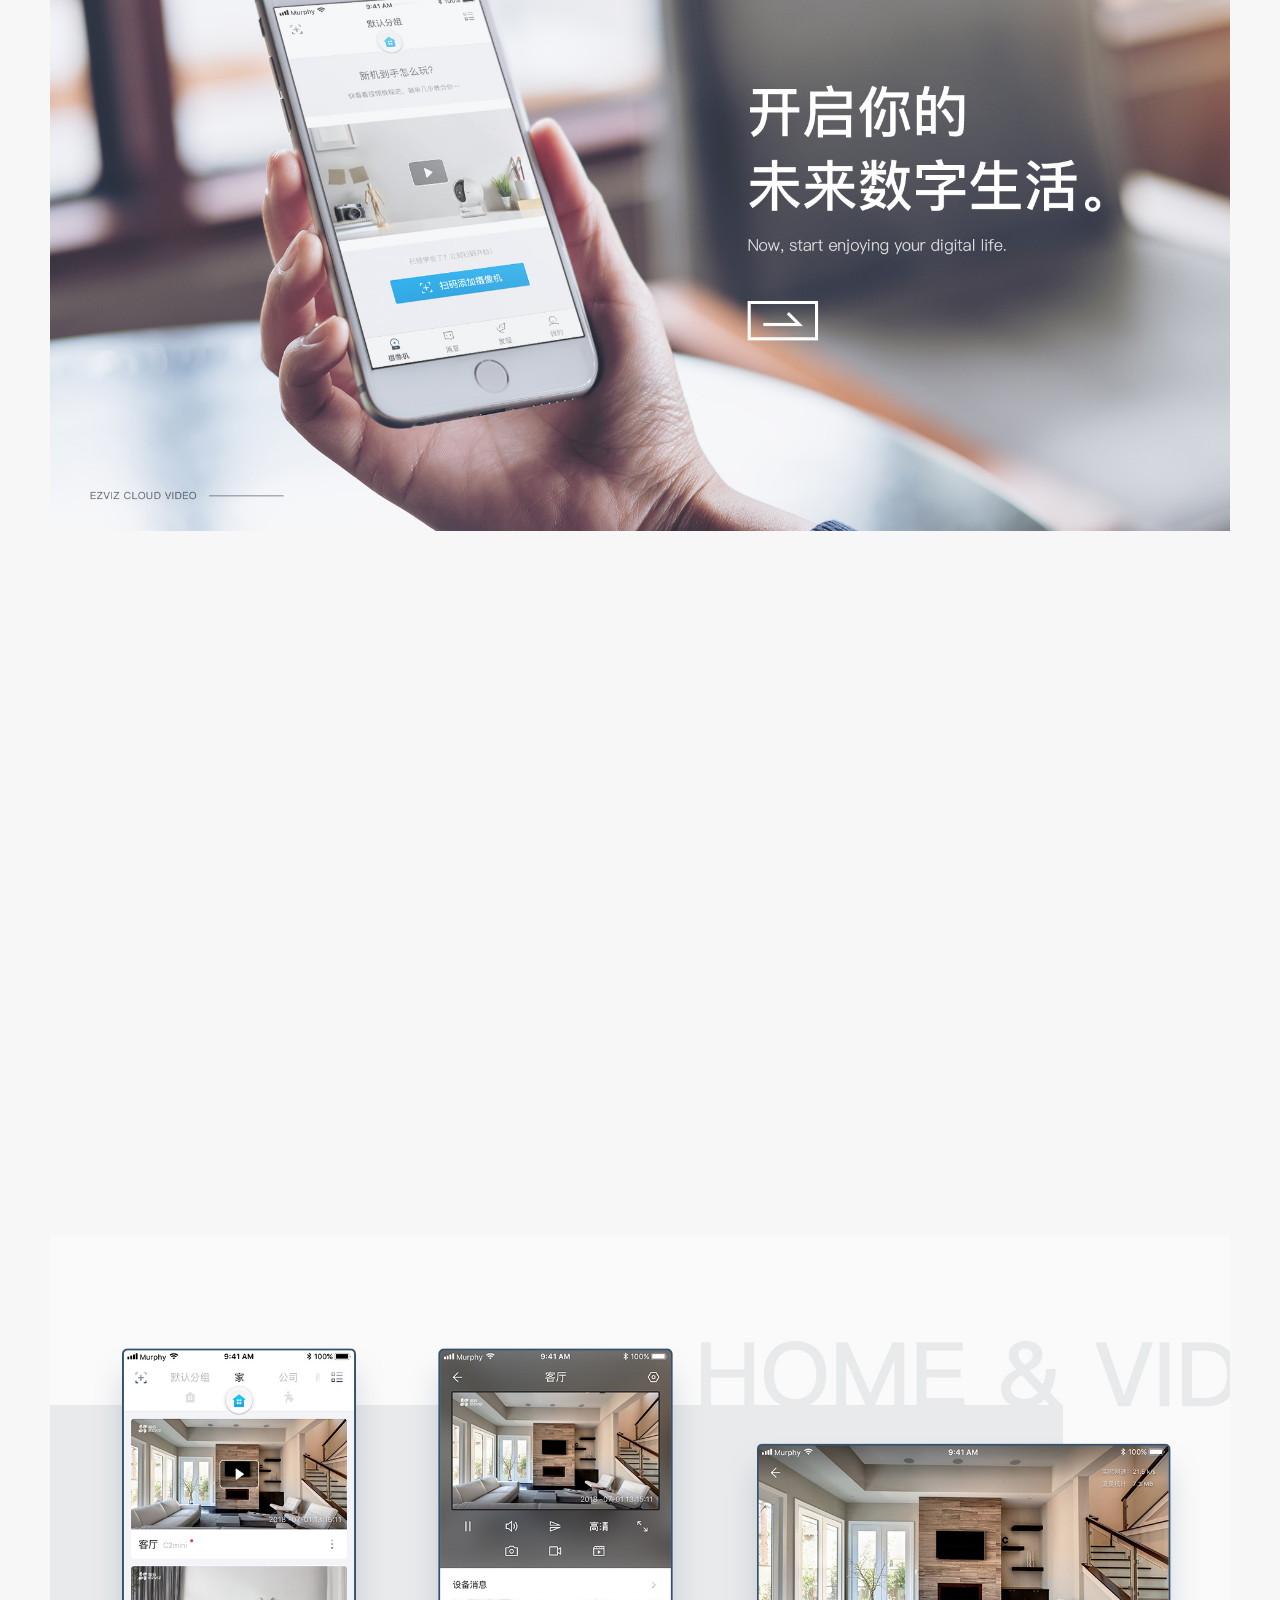
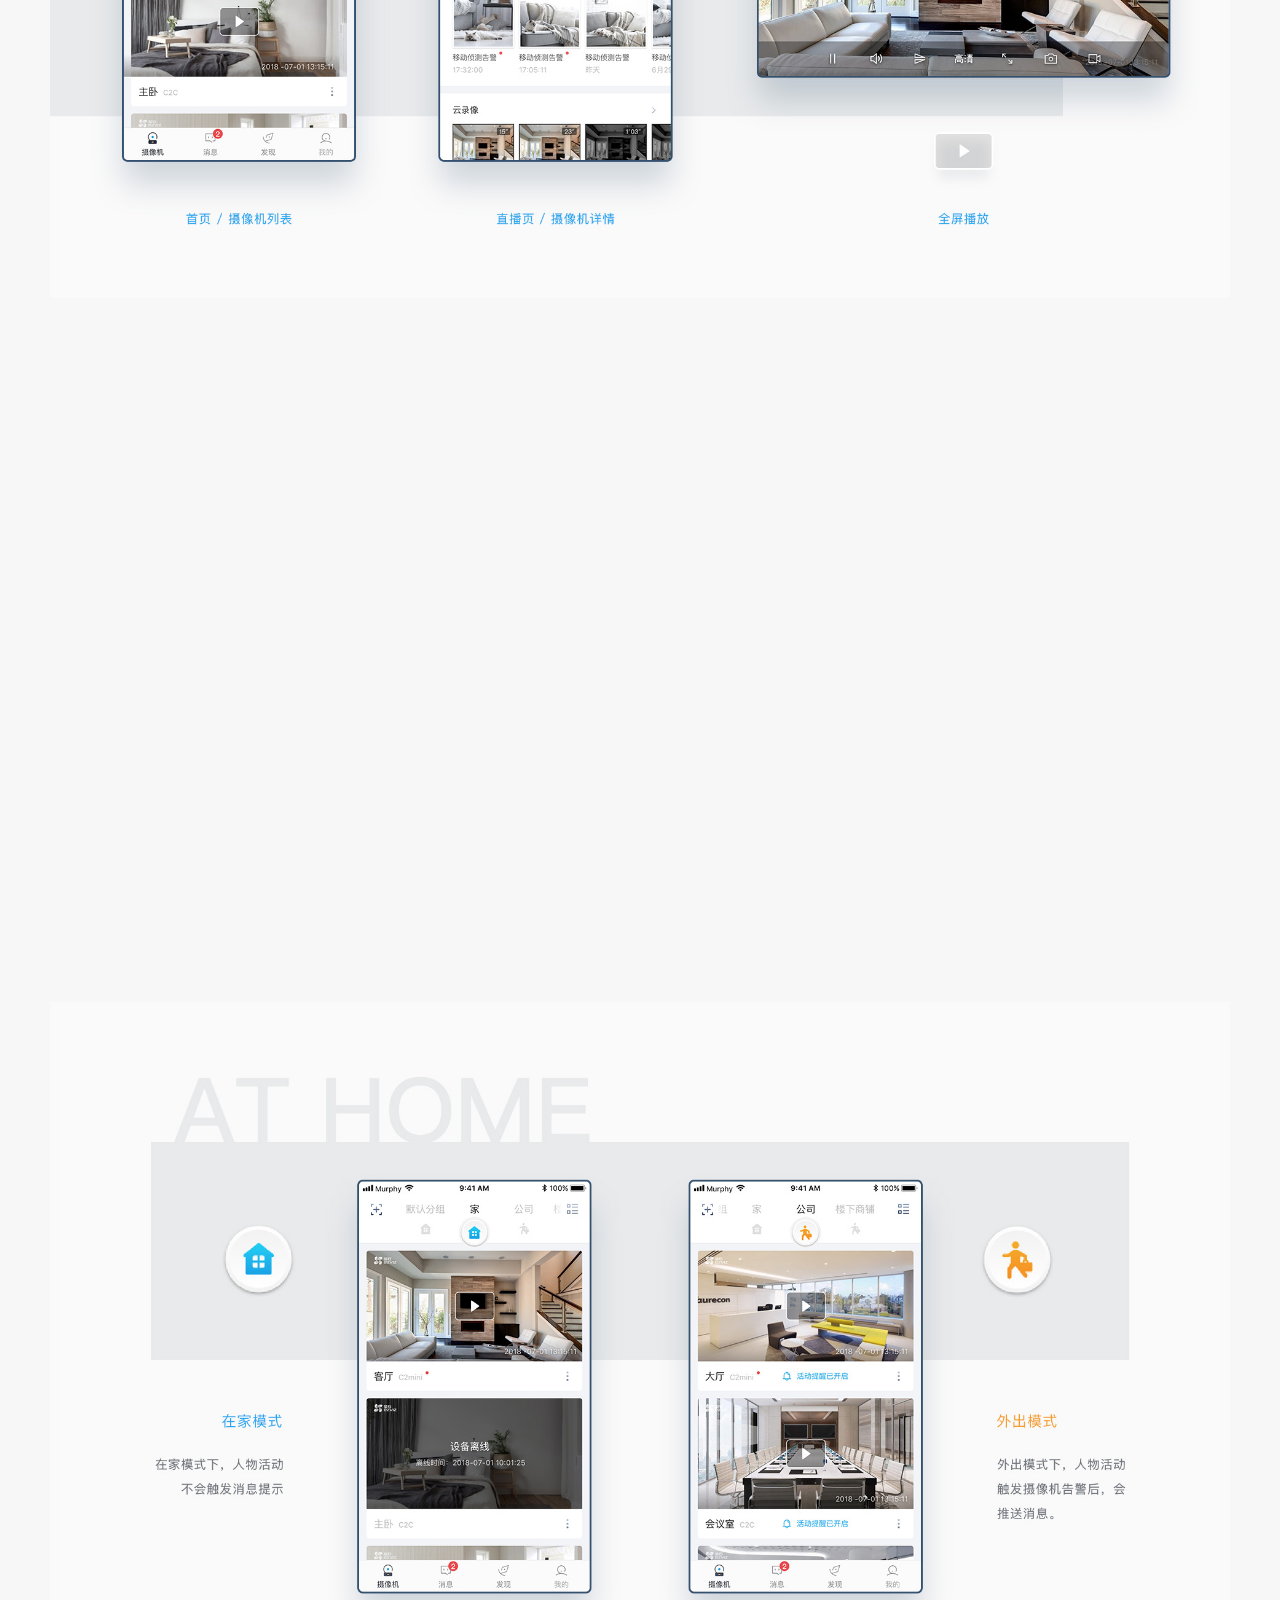
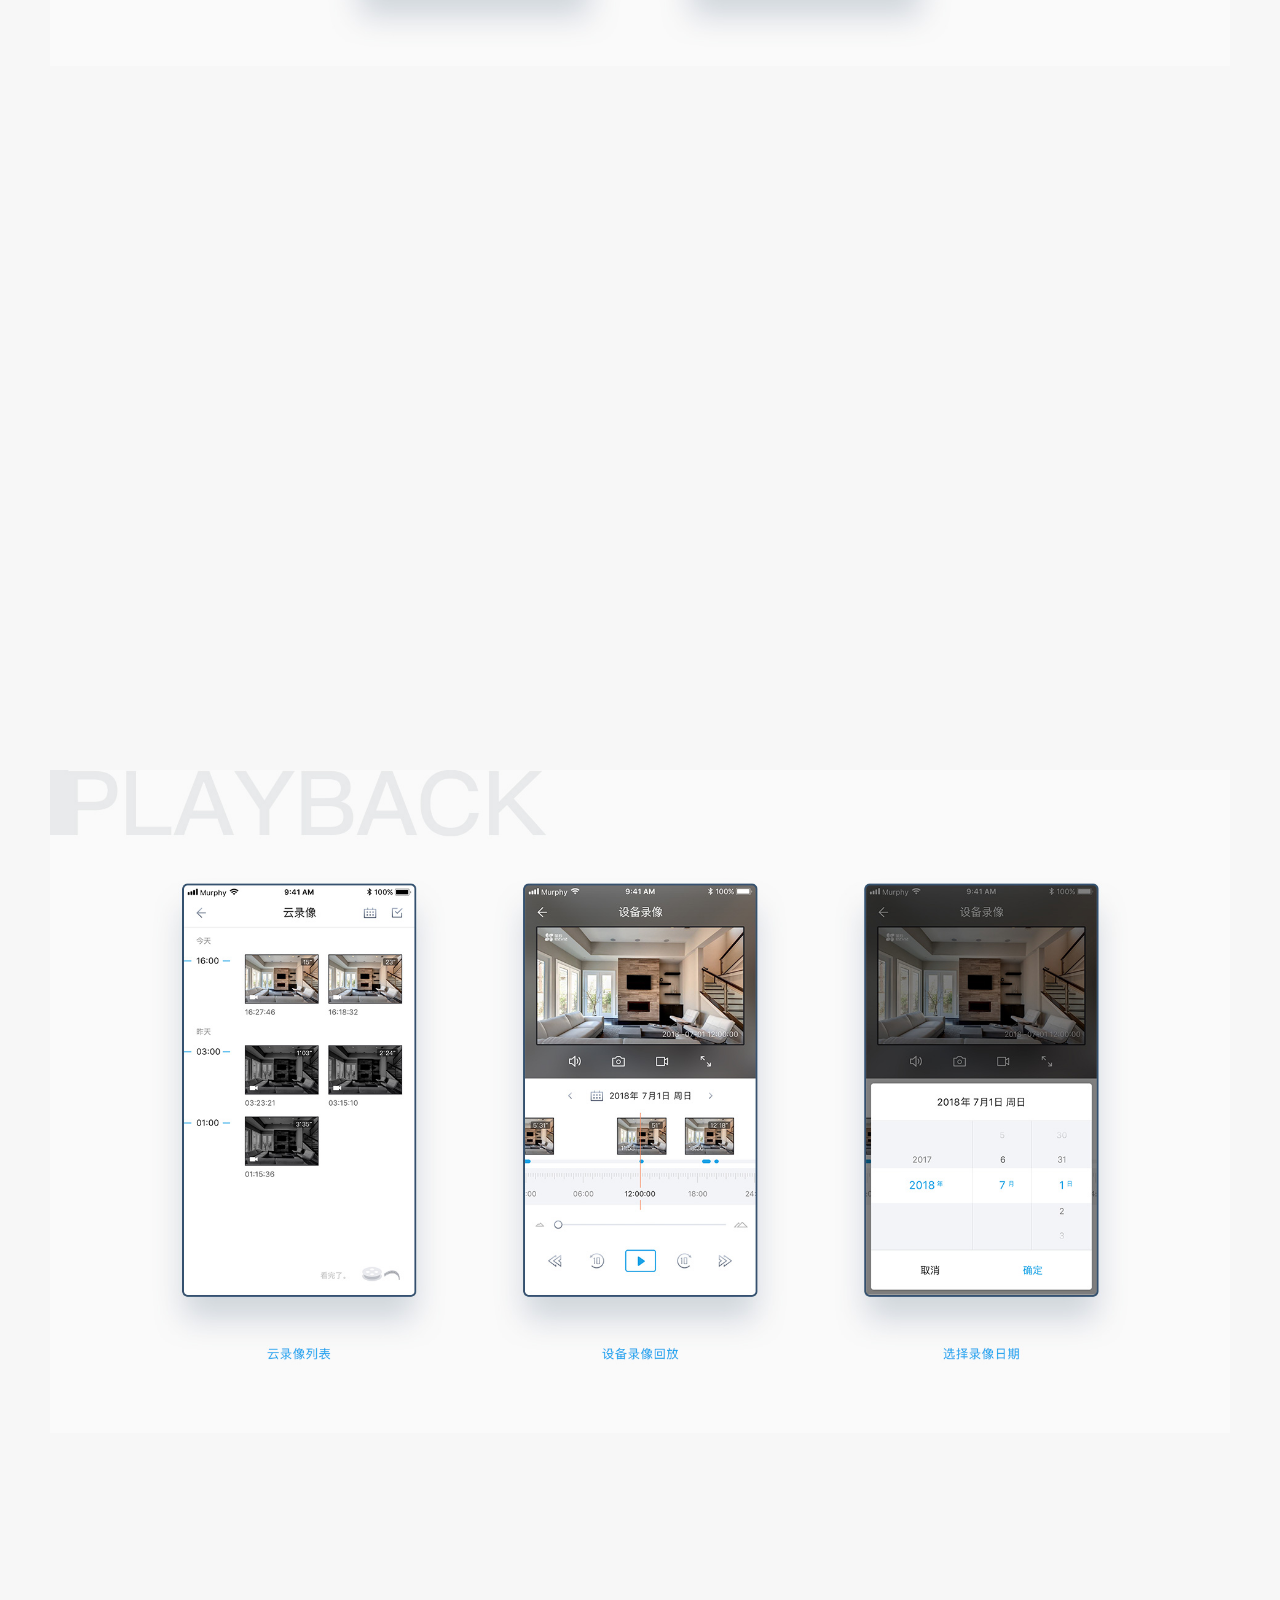
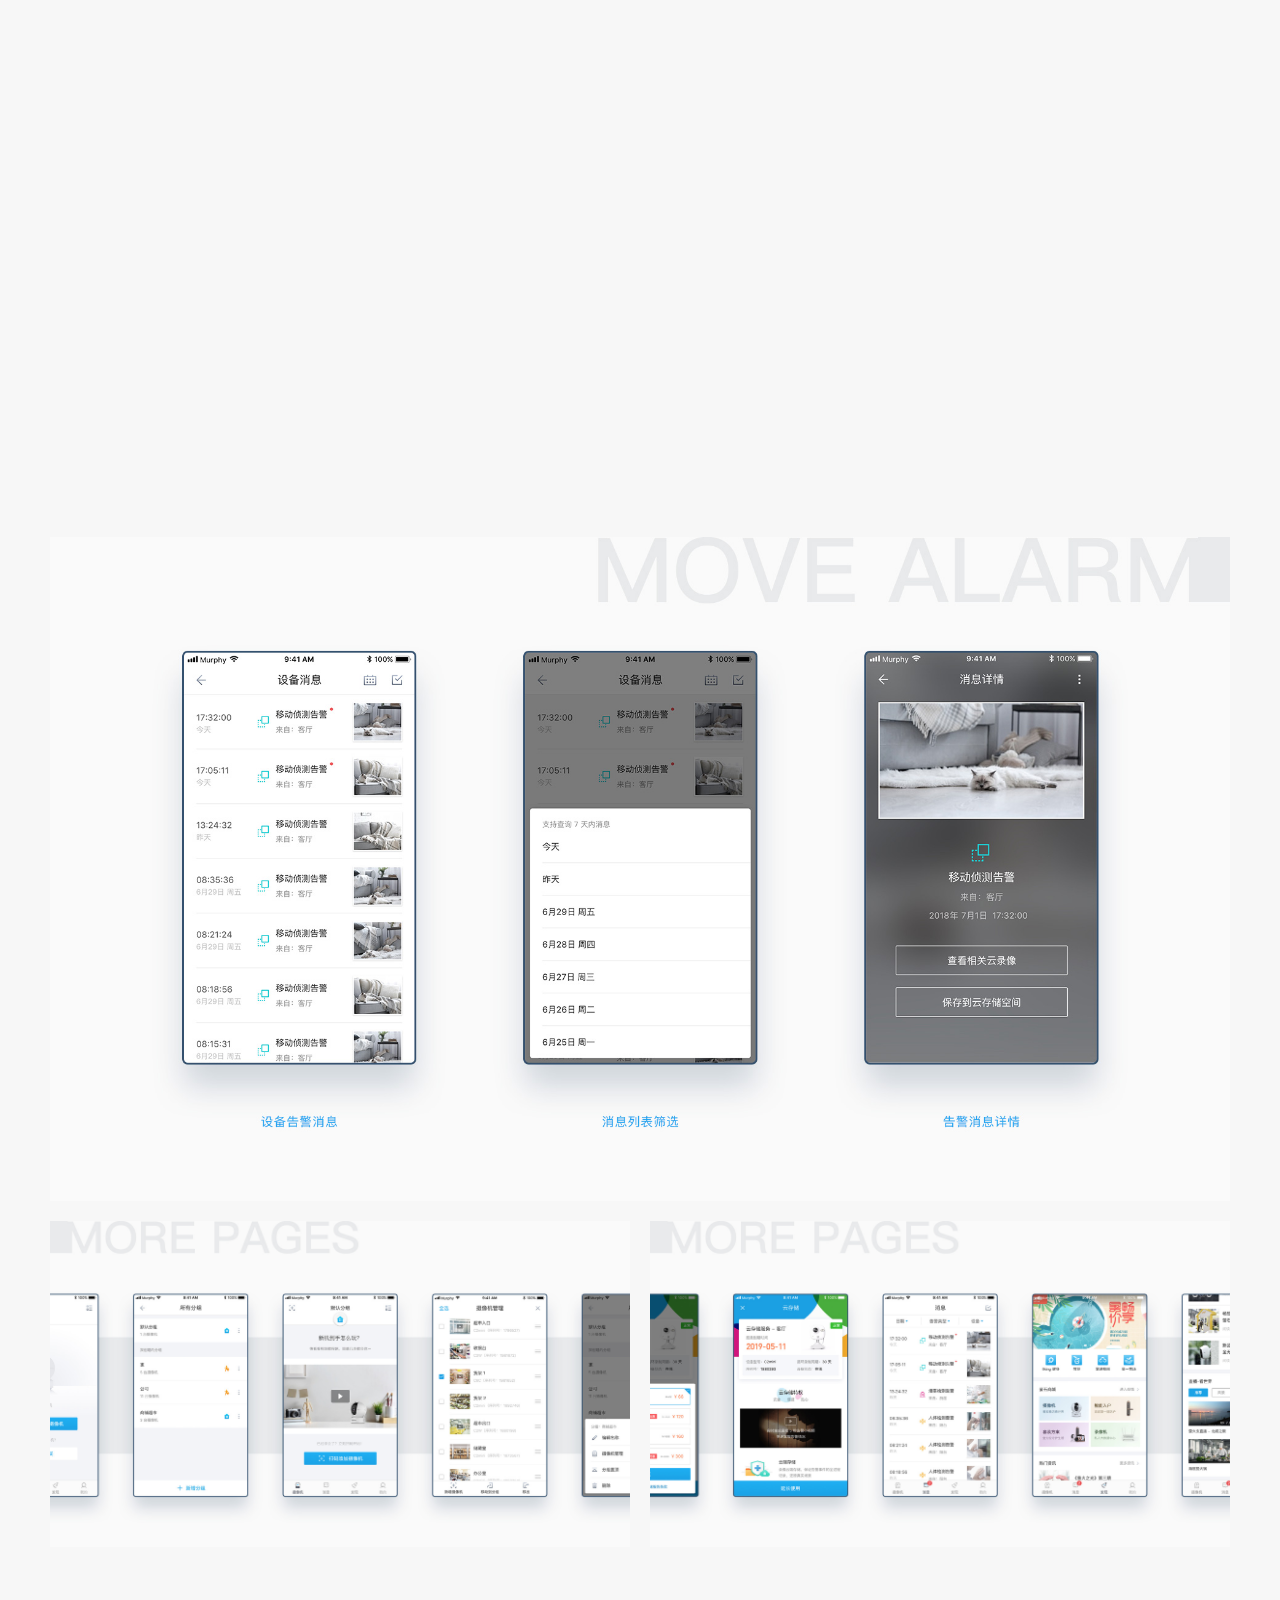
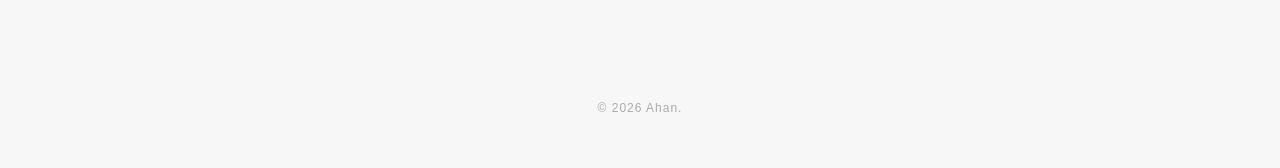
<file: ezviz-ui.html>
<!doctype html>
<html lang="zh-CN">
  <head>
    <meta charset="UTF-8" />
    <meta name="viewport" content="width=device-width, initial-scale=1.0" />
    <meta name="description" content="Ezviz UI 项目详情" />
    <title>Ezviz UI · 阿晗</title>
    <link rel="stylesheet" href="./styles.css" />
  </head>
  <body class="project-detail-page is-entering hide-hover-video-controls">
    <button class="detail-close" type="button" aria-label="返回作品集">
      <span class="detail-close-track" aria-hidden="true">
        <i></i>
        <i></i>
      </span>
    </button>

    <main class="detail-content">
      <header class="detail-intro">
        <h1>Ezviz 萤石云视频</h1>
        <div class="detail-summary">
          <p>萤石是海康威视旗下子品牌，立足于云视频监控技术，面向社会提供互联网安防服务，萤石云 App 是其移动端应用。为了摆脱海康工业型产品设计的刻板印象，此次设计，打破了“安防”这一概念的局限，从更具普适意义的“数字生活”角度入手，旨在以“云视频监控”为入口，向用户传达一种可能的未来生活方式。而这也正与萤石未来的战略布局不谋而合。</p>
          <p>理念的传达需要载体，我们希望能用一种巧妙的线索去暗示用户，“电视”——成了此次设计的绝佳隐喻，将现实中的视频窗口搬到移动端的虚拟空间中，在交互和视觉上给予用户提示，一个虚拟的“数字家”便完成了。</p>
        </div>
      </header>

      <section class="detail-gallery" aria-label="Ezviz UI 项目展示">
        <video class="detail-project-video detail-gallery-full" src="./assets/Ezviz UI/Ezviz-UI-detail-01.mp4" loop playsinline preload="auto" tabindex="0" aria-label="Ezviz UI 动态展示 1"></video>
        <img class="detail-gallery-full" src="./assets/Ezviz UI/Ezviz-UI-detail-02.jpg" alt="Ezviz UI 项目展示 2" decoding="async" />
        <img class="detail-gallery-full" src="./assets/Ezviz UI/Ezviz-UI-detail-03.jpg" alt="Ezviz UI 项目展示 3" decoding="async" />
        <img class="detail-gallery-full" src="./assets/Ezviz UI/Ezviz-UI-detail-04.jpg" alt="Ezviz UI 项目展示 4" decoding="async" />
        <img class="detail-gallery-full" src="./assets/Ezviz UI/Ezviz-UI-detail-05.jpg" alt="Ezviz UI 项目展示 5" decoding="async" />
        <video class="detail-project-video detail-gallery-full" src="./assets/Ezviz UI/Ezviz-UI-detail-06.mp4" loop playsinline preload="metadata" tabindex="0" aria-label="Ezviz UI 动态展示 6"></video>
        <img class="detail-gallery-full" src="./assets/Ezviz UI/Ezviz-UI-detail-07.jpg" alt="Ezviz UI 项目展示 7" decoding="async" />
        <video class="detail-project-video detail-gallery-full" src="./assets/Ezviz UI/Ezviz-UI-detail-08.mp4" loop playsinline preload="metadata" tabindex="0" aria-label="Ezviz UI 动态展示 8"></video>
        <img class="detail-gallery-full" src="./assets/Ezviz UI/Ezviz-UI-detail-09.jpg" alt="Ezviz UI 项目展示 9" decoding="async" />
        <video class="detail-project-video detail-gallery-full" src="./assets/Ezviz UI/Ezviz-UI-detail-10.mp4" loop playsinline preload="metadata" tabindex="0" aria-label="Ezviz UI 动态展示 10"></video>
        <img class="detail-gallery-full" src="./assets/Ezviz UI/Ezviz-UI-detail-11.jpg" alt="Ezviz UI 项目展示 11" decoding="async" />
        <video class="detail-project-video detail-gallery-full" src="./assets/Ezviz UI/Ezviz-UI-detail-12.mp4" loop playsinline preload="metadata" tabindex="0" aria-label="Ezviz UI 动态展示 12"></video>
        <img class="detail-gallery-full" src="./assets/Ezviz UI/Ezviz-UI-detail-13.jpg" alt="Ezviz UI 项目展示 13" decoding="async" />
        <div class="detail-gallery-pair">
          <img src="./assets/Ezviz UI/Ezviz-UI-detail-14.png" alt="Ezviz UI 项目展示 14" decoding="async" />
          <img src="./assets/Ezviz UI/Ezviz-UI-detail-15.png" alt="Ezviz UI 项目展示 15" decoding="async" />
        </div>
      </section>
    </main>

    <footer class="site-footer detail-footer">
      <span class="footer-divider" aria-hidden="true"></span>
      <p>© 2026 Ahan.</p>
    </footer>

    <script src="./detail.js"></script>
  </body>
</html>
</file>
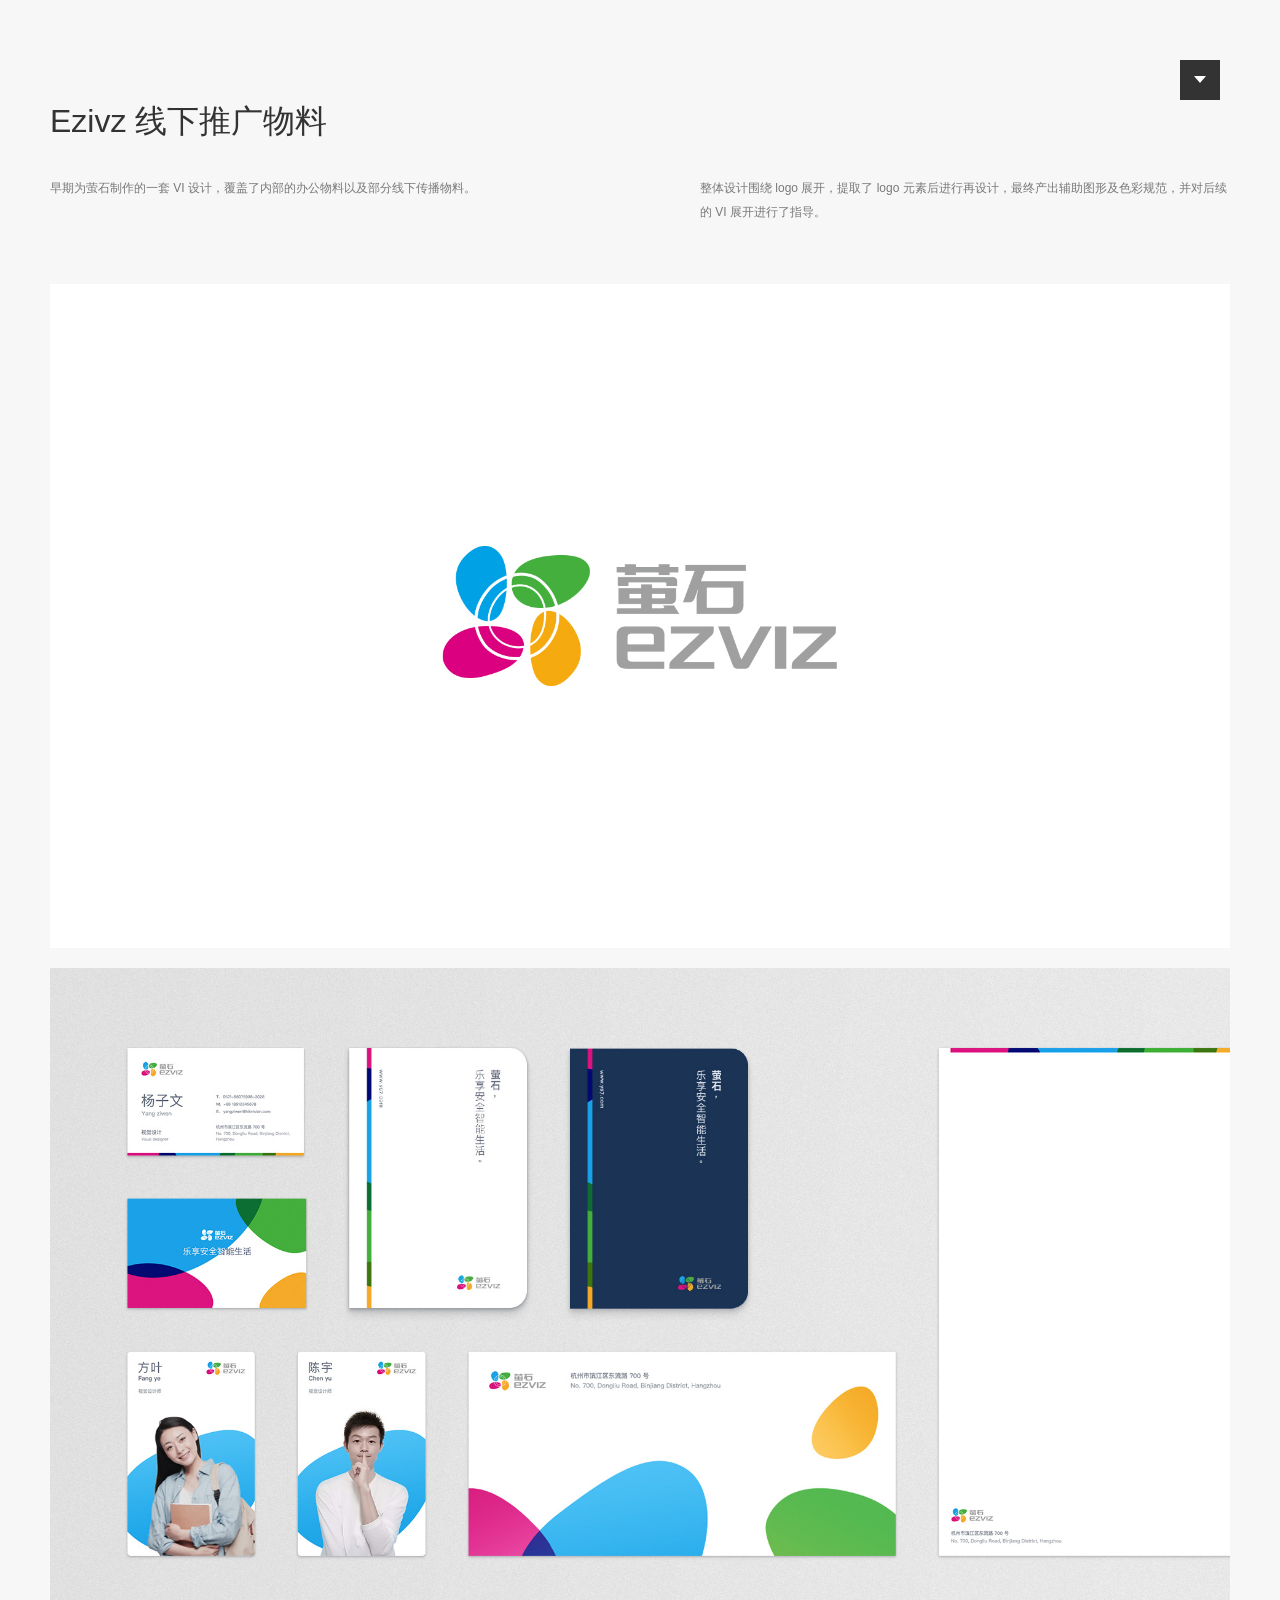
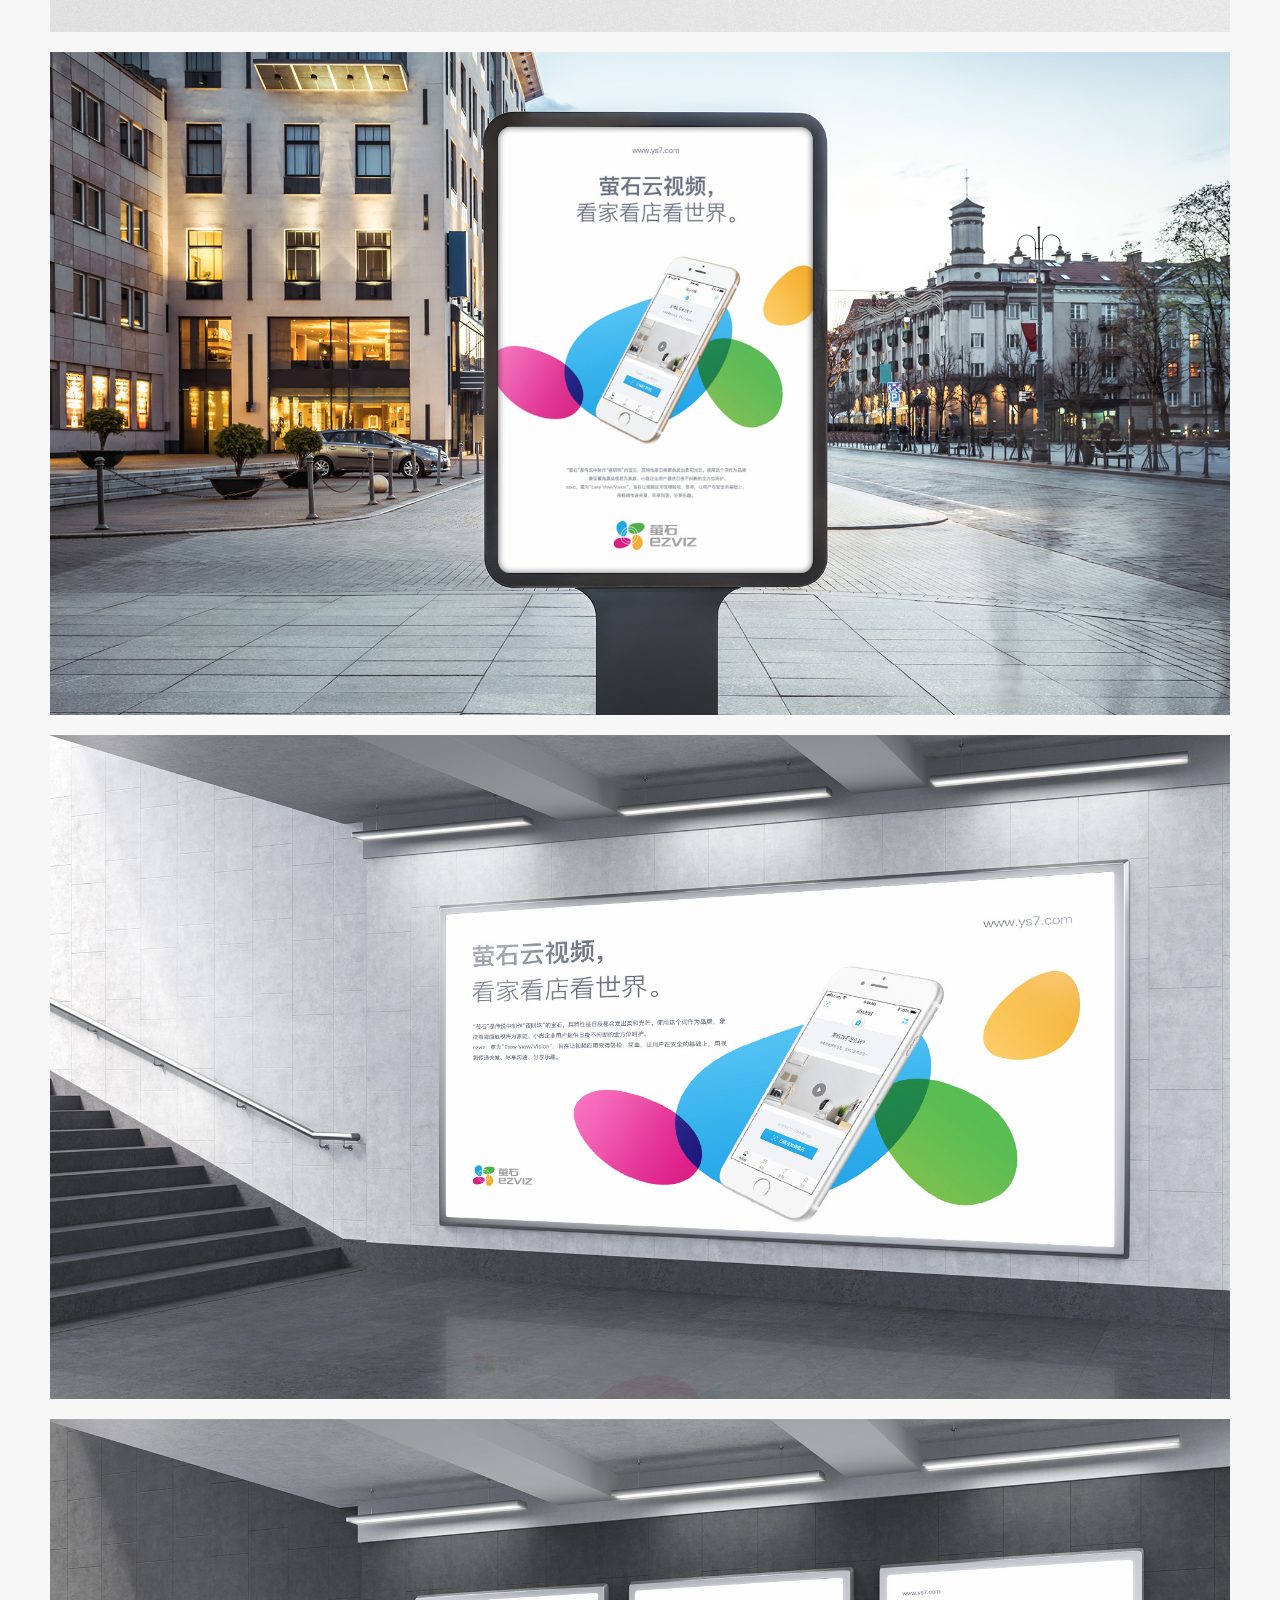
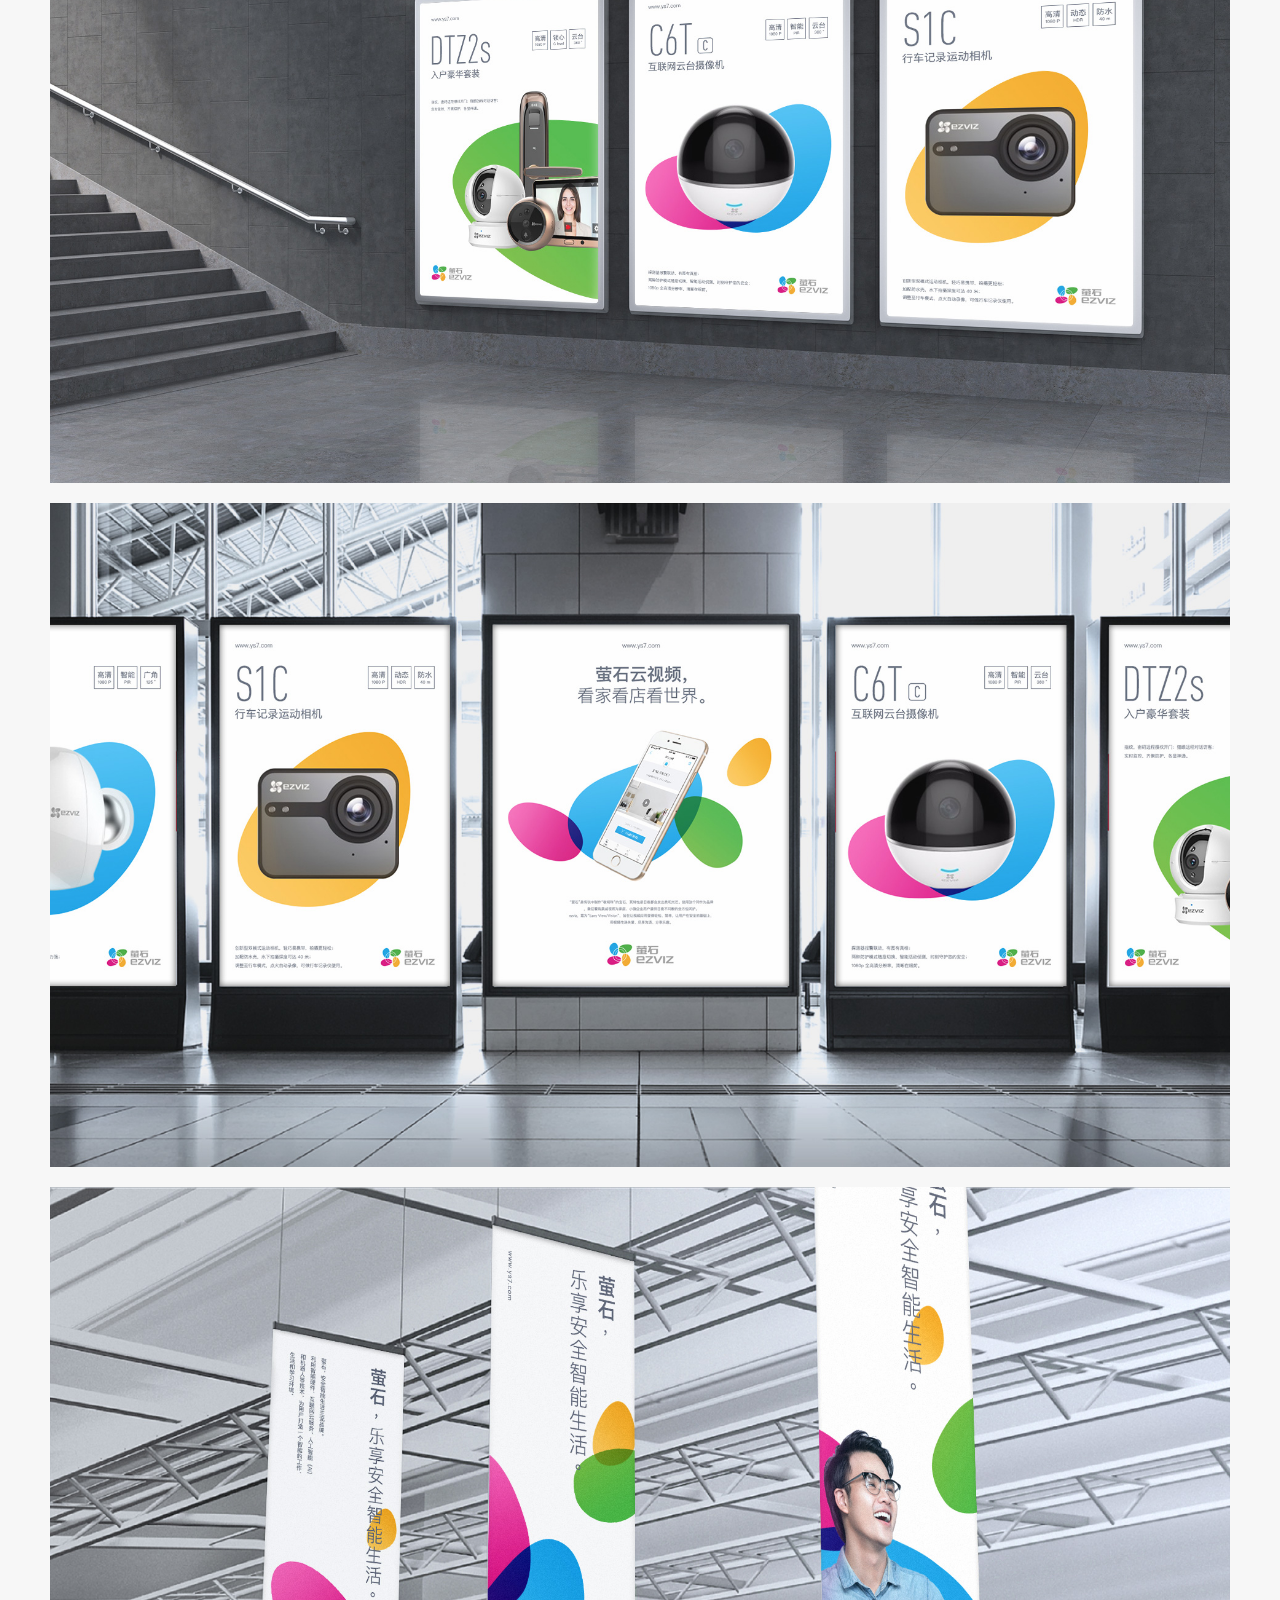
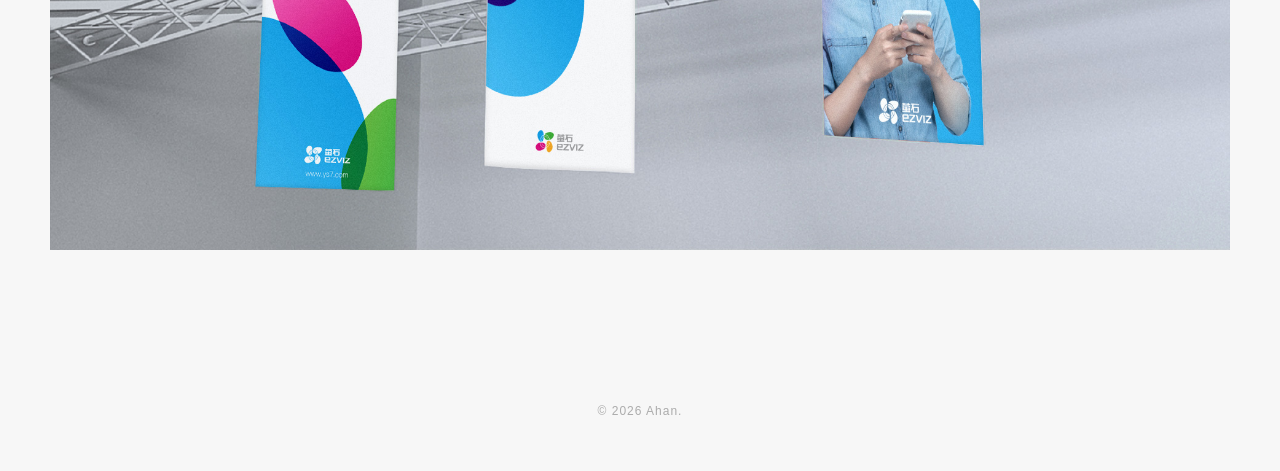
<file: ezviz-vi.html>
<!doctype html>
<html lang="zh-CN">
  <head>
    <meta charset="UTF-8" />
    <meta name="viewport" content="width=device-width, initial-scale=1.0" />
    <meta name="description" content="Ezviz VI 项目详情" />
    <title>Ezviz VI · 阿晗</title>
    <link rel="stylesheet" href="./styles.css" />
  </head>
  <body class="project-detail-page is-entering">
    <button class="detail-close" type="button" aria-label="返回作品集">
      <span class="detail-close-track" aria-hidden="true">
        <i></i>
        <i></i>
      </span>
    </button>

    <main class="detail-content">
      <header class="detail-intro">
        <h1>Ezivz 线下推广物料</h1>
        <div class="detail-summary">
          <p>早期为萤石制作的一套 VI 设计，覆盖了内部的办公物料以及部分线下传播物料。</p>
          <p>整体设计围绕 logo 展开，提取了 logo 元素后进行再设计，最终产出辅助图形及色彩规范，并对后续的 VI 展开进行了指导。</p>
        </div>
      </header>

      <section class="detail-gallery" aria-label="Ezviz VI 项目展示">
        <img class="detail-gallery-full" src="./assets/Ezviz VI/Ezviz-VI-detail-01.jpg" alt="Ezviz VI 项目展示 1" decoding="async" fetchpriority="high" />
        <img class="detail-gallery-full" src="./assets/Ezviz VI/Ezviz-VI-detail-02.jpg" alt="Ezviz VI 项目展示 2" decoding="async" />
        <img class="detail-gallery-full" src="./assets/Ezviz VI/Ezviz-VI-detail-03.jpg" alt="Ezviz VI 项目展示 3" decoding="async" />
        <img class="detail-gallery-full" src="./assets/Ezviz VI/Ezviz-VI-detail-04.jpg" alt="Ezviz VI 项目展示 4" decoding="async" />
        <img class="detail-gallery-full" src="./assets/Ezviz VI/Ezviz-VI-detail-05.jpg" alt="Ezviz VI 项目展示 5" decoding="async" />
        <img class="detail-gallery-full" src="./assets/Ezviz VI/Ezviz-VI-detail-06.jpg" alt="Ezviz VI 项目展示 6" decoding="async" />
        <img class="detail-gallery-full" src="./assets/Ezviz VI/Ezviz-VI-detail-07.jpg" alt="Ezviz VI 项目展示 7" decoding="async" />
      </section>
    </main>

    <footer class="site-footer detail-footer">
      <span class="footer-divider" aria-hidden="true"></span>
      <p>© 2026 Ahan.</p>
    </footer>

    <script src="./detail.js"></script>
  </body>
</html>
</file>
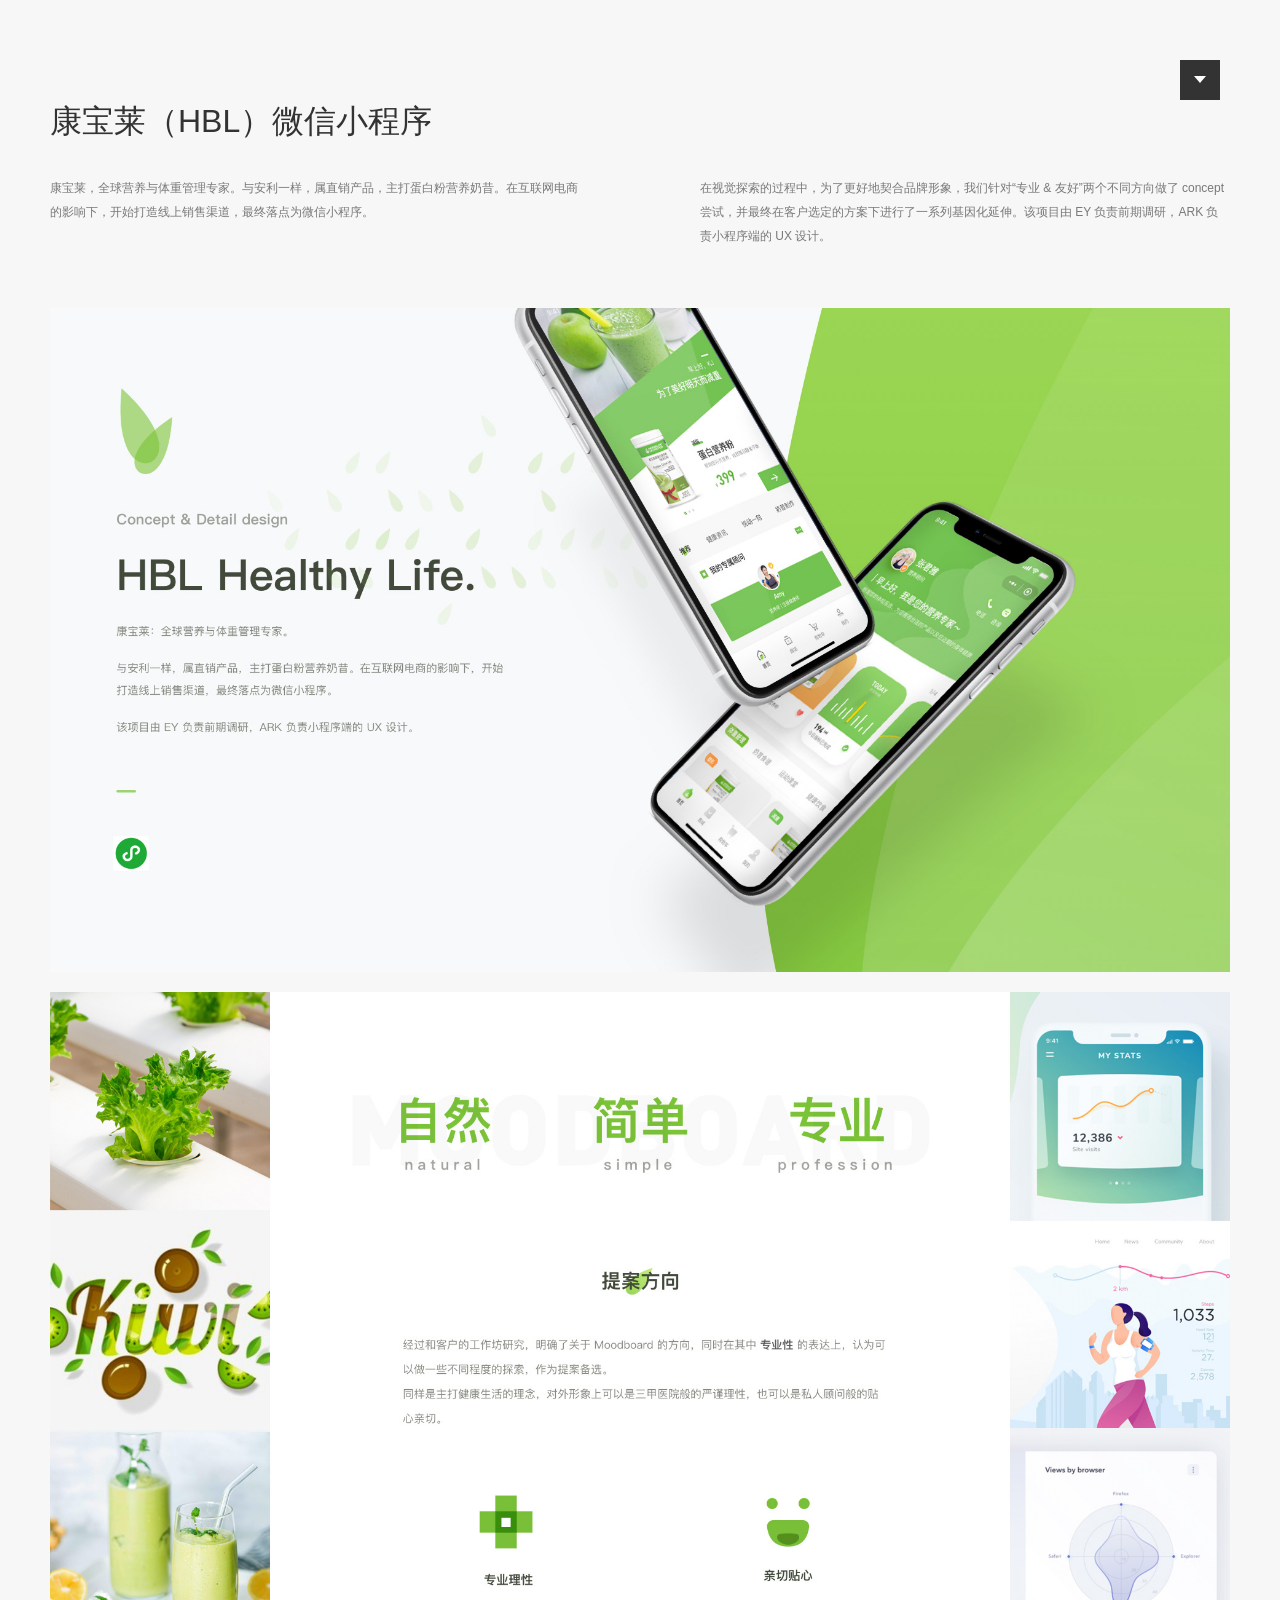
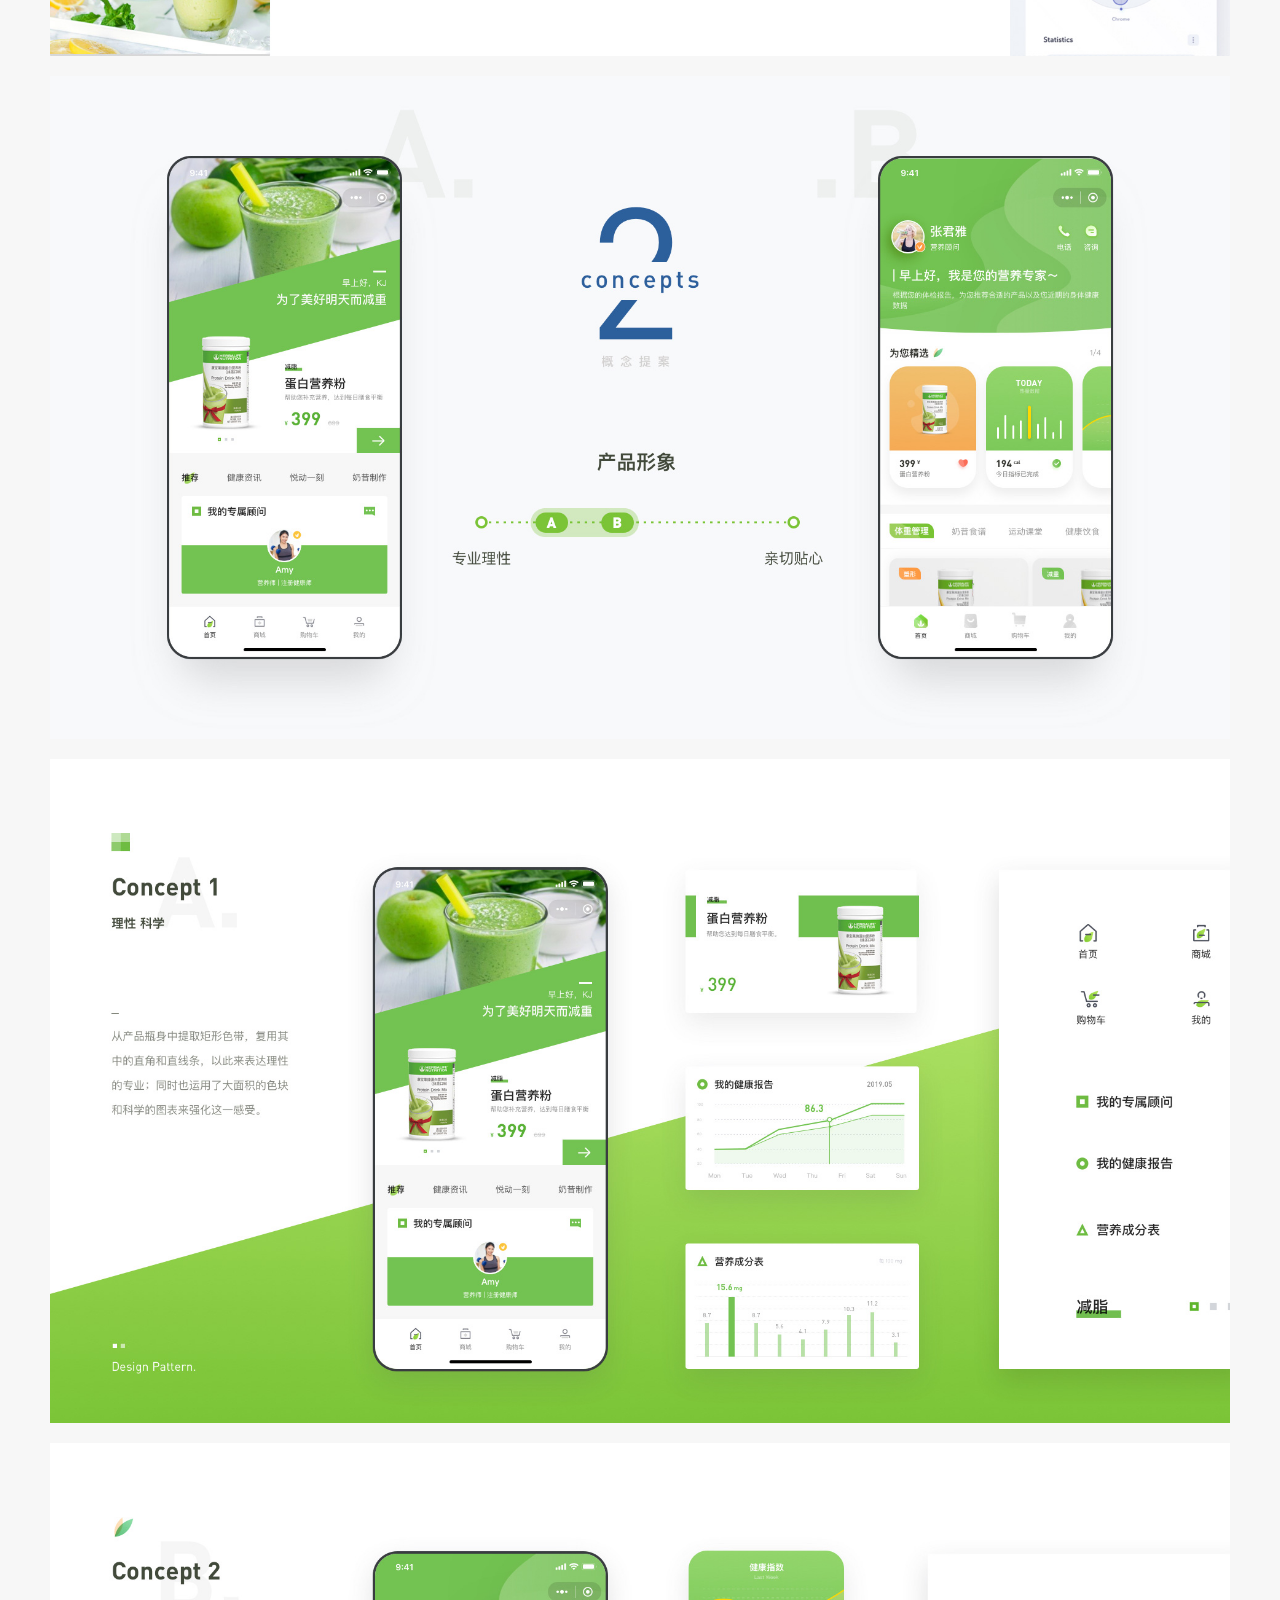
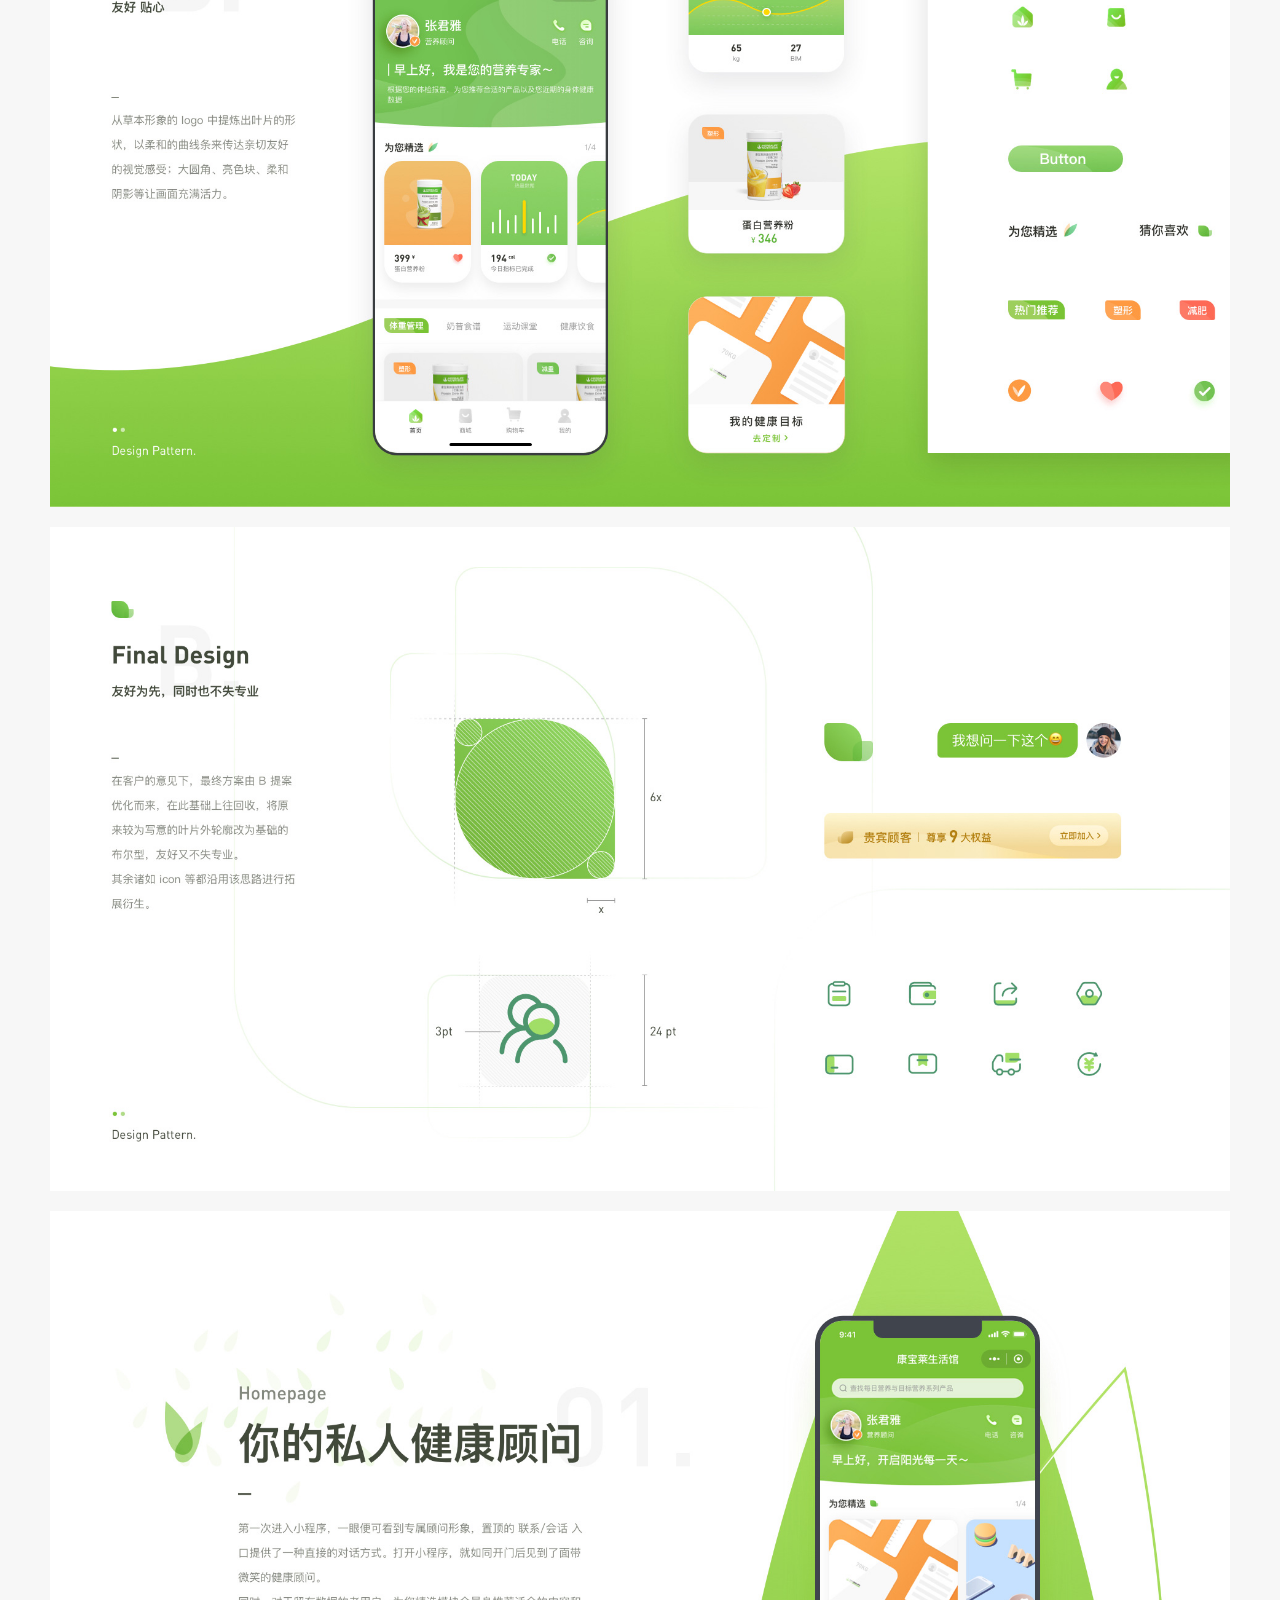
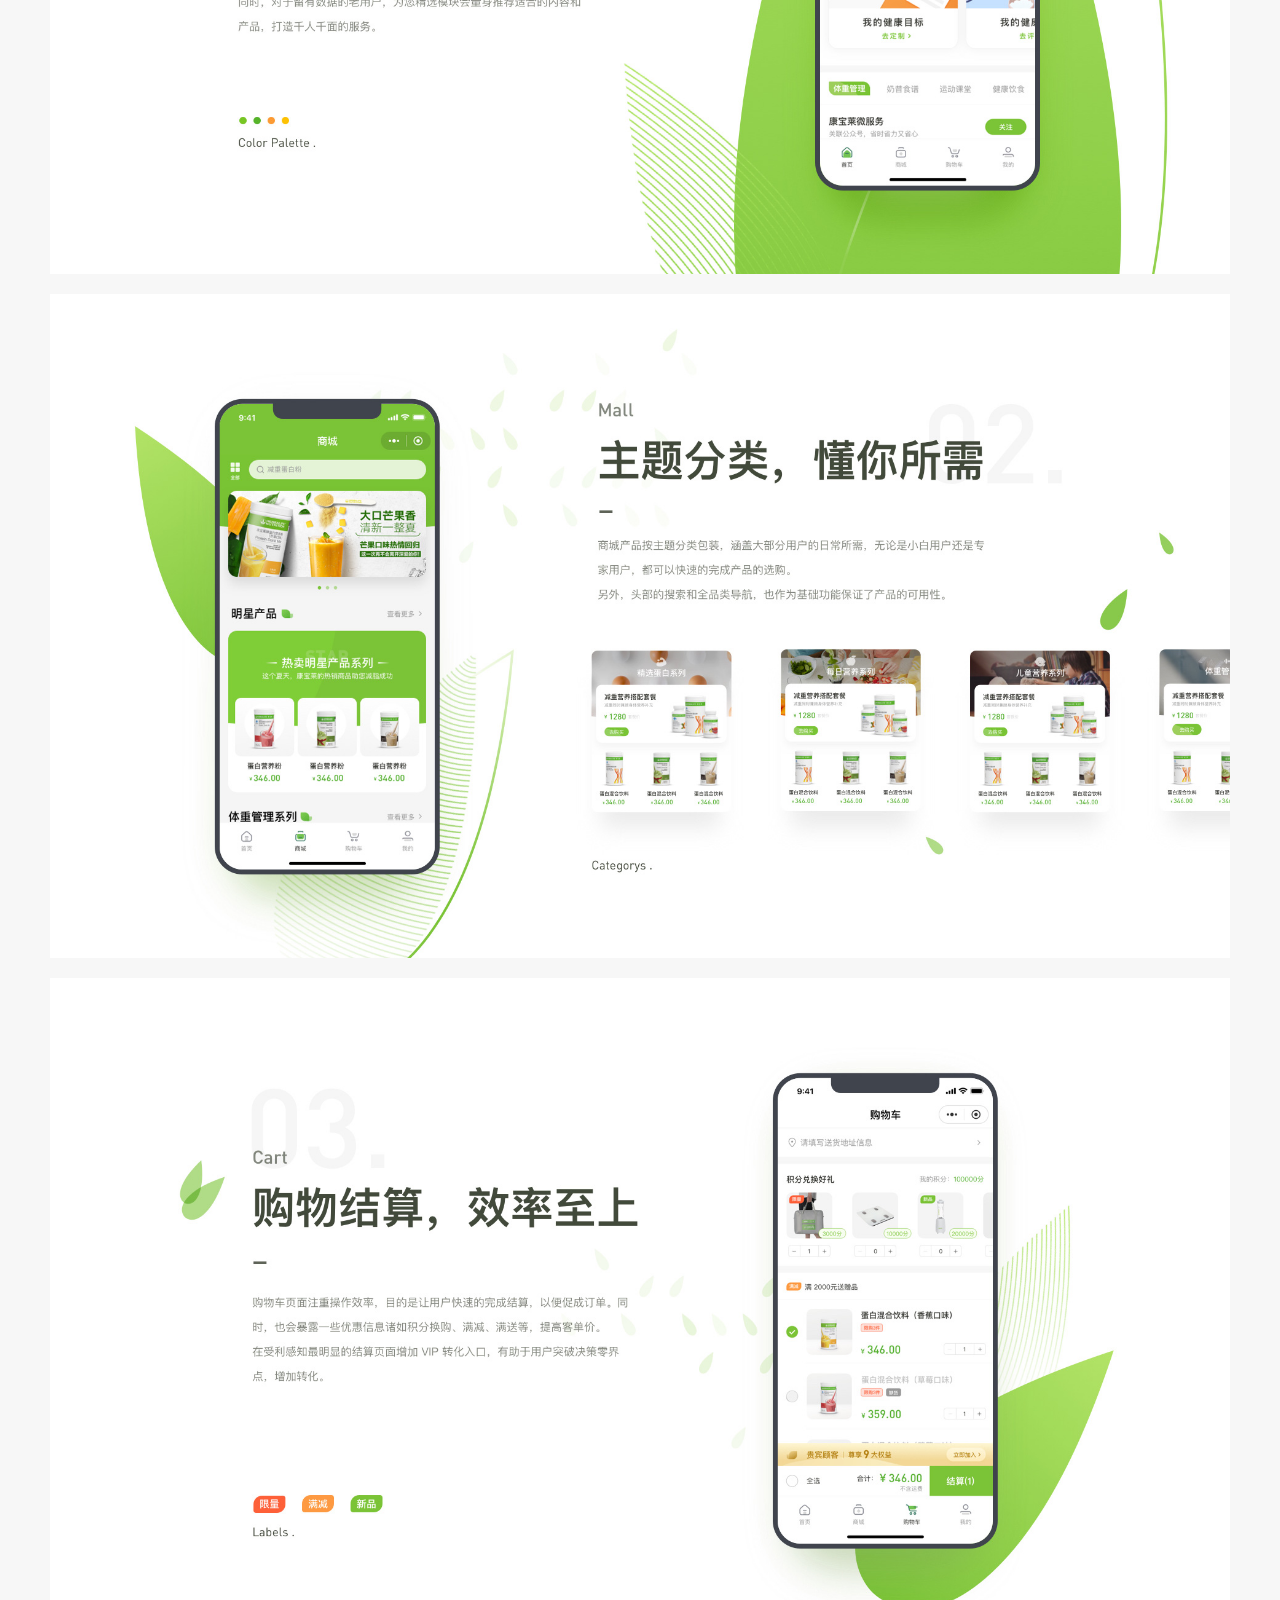
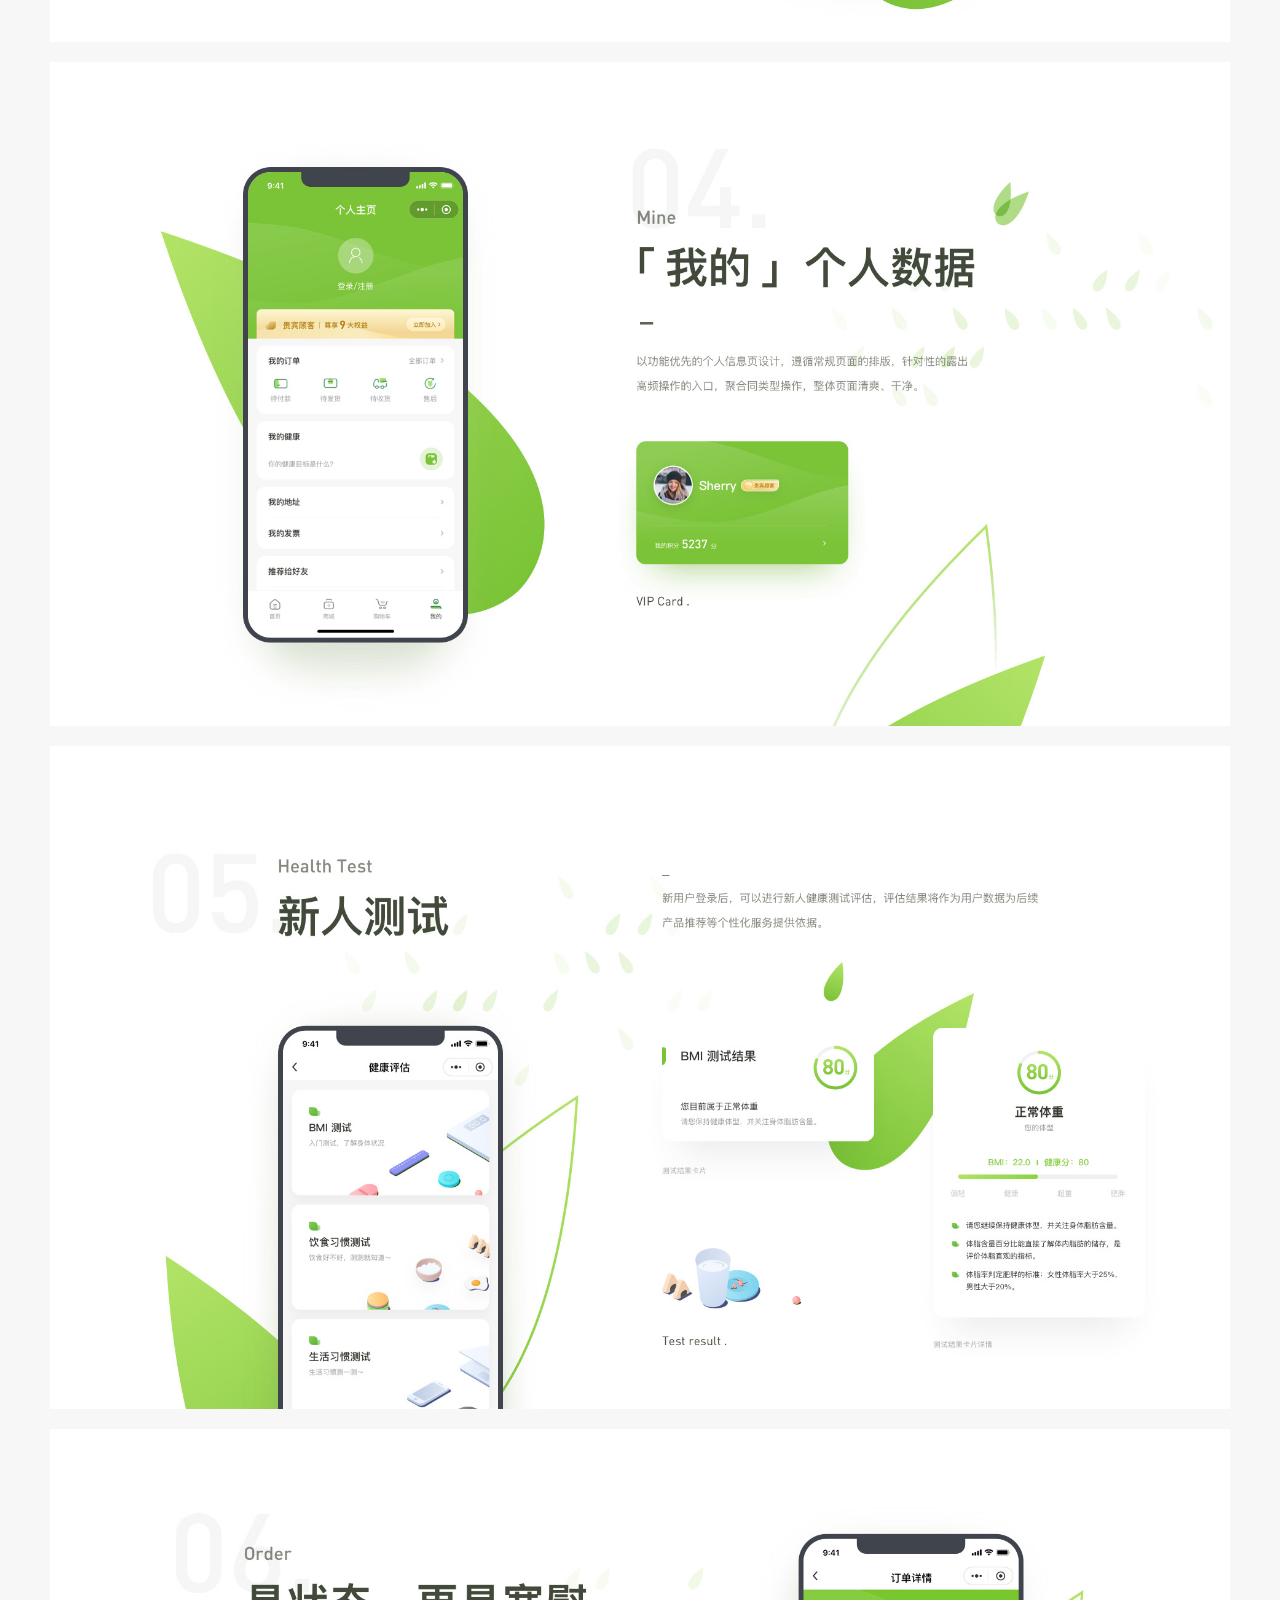
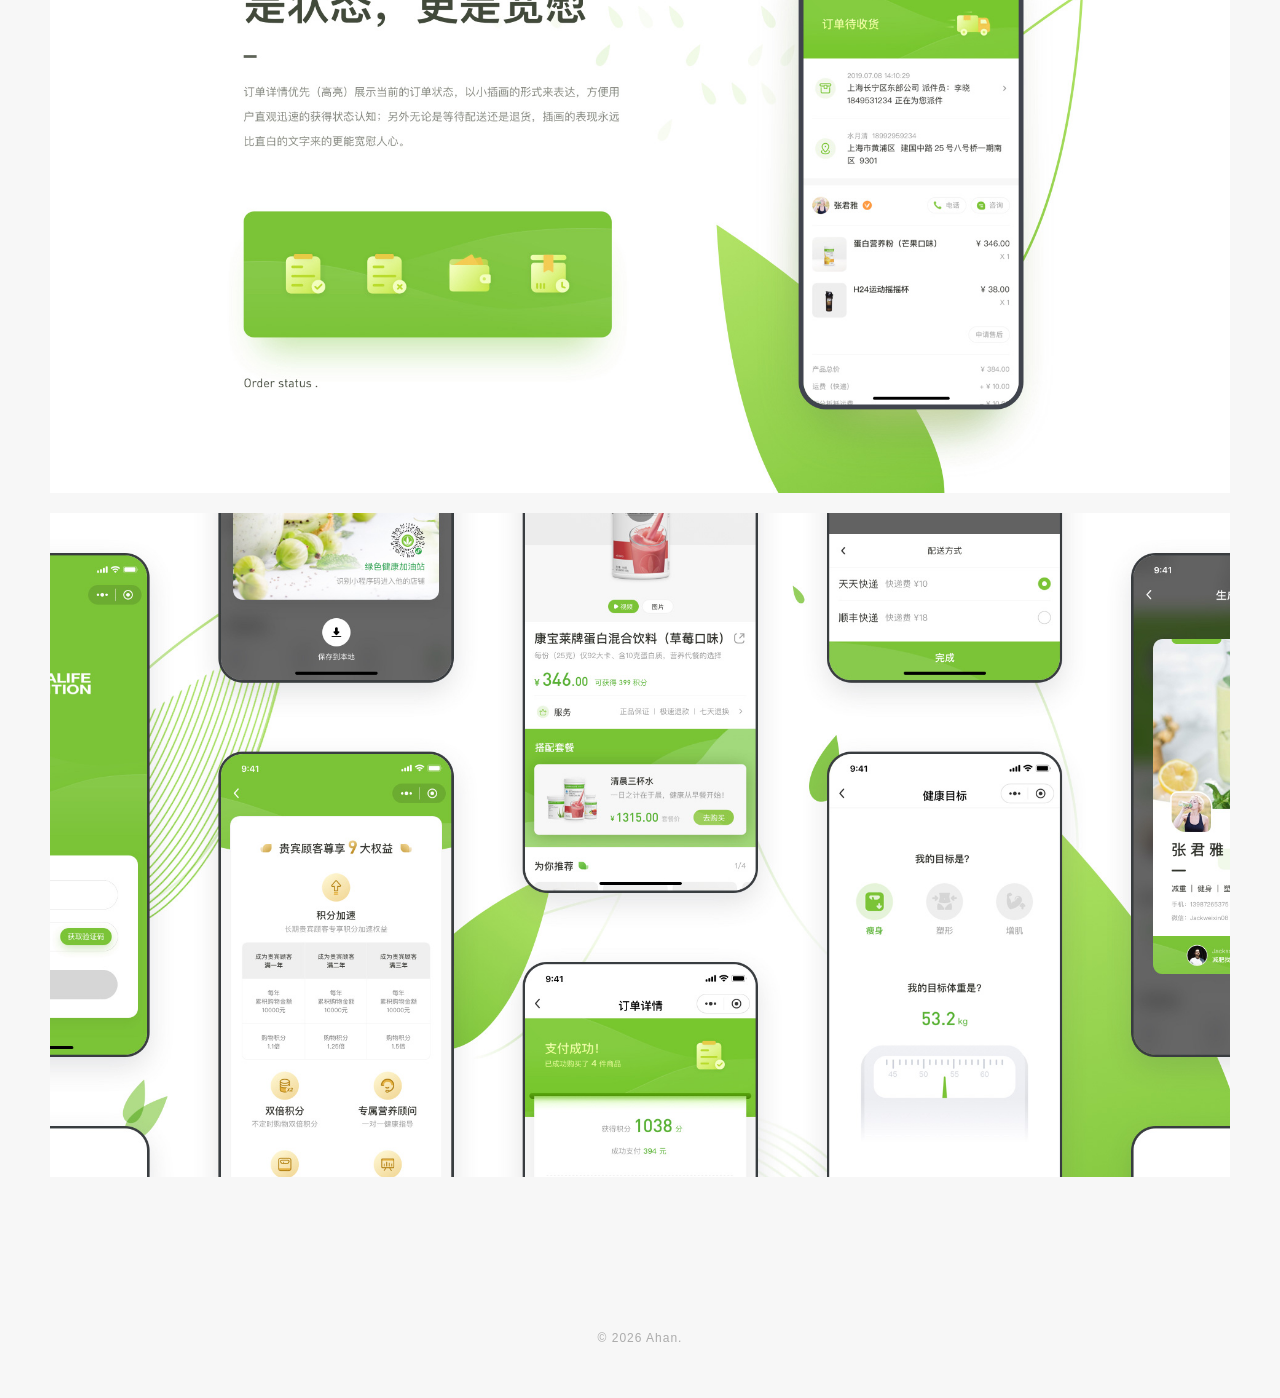
<file: Kiwi.html>
<!doctype html>
<html lang="zh-CN">
  <head>
    <meta charset="UTF-8" />
    <meta name="viewport" content="width=device-width, initial-scale=1.0" />
    <meta name="description" content="Kiwi 项目详情" />
    <title>Kiwi · 阿晗</title>
    <link rel="stylesheet" href="./styles.css" />
  </head>
  <body class="project-detail-page is-entering">
    <button class="detail-close" type="button" aria-label="返回作品集">
      <span class="detail-close-track" aria-hidden="true">
        <i></i>
        <i></i>
      </span>
    </button>

    <main class="detail-content">
      <header class="detail-intro">
        <h1>康宝莱（HBL）微信小程序 </h1>
        <div class="detail-summary">
          <p>康宝莱，全球营养与体重管理专家。与安利一样，属直销产品，主打蛋白粉营养奶昔。在互联网电商的影响下，开始打造线上销售渠道，最终落点为微信小程序。</p>
          <p>在视觉探索的过程中，为了更好地契合品牌形象，我们针对“专业 &amp; 友好”两个不同方向做了 concept 尝试，并最终在客户选定的方案下进行了一系列基因化延伸。该项目由 EY 负责前期调研，ARK 负责小程序端的 UX 设计。</p>
        </div>
      </header>

      <section class="detail-gallery" aria-label="Kiwi 项目展示">
        <img class="detail-gallery-full" src="./assets/Kiwi/Kiwi-detail-01.png" alt="Kiwi 项目展示 1" decoding="async" fetchpriority="high" />
        <img class="detail-gallery-full" src="./assets/Kiwi/Kiwi-detail-02.png" alt="Kiwi 项目展示 2" decoding="async" />
        <img class="detail-gallery-full" src="./assets/Kiwi/Kiwi-detail-03.png" alt="Kiwi 项目展示 3" decoding="async" />
        <img class="detail-gallery-full" src="./assets/Kiwi/Kiwi-detail-04.png" alt="Kiwi 项目展示 4" decoding="async" />
        <img class="detail-gallery-full" src="./assets/Kiwi/Kiwi-detail-05.png" alt="Kiwi 项目展示 5" decoding="async" />
        <img class="detail-gallery-full" src="./assets/Kiwi/Kiwi-detail-06.png" alt="Kiwi 项目展示 6" decoding="async" />
        <img class="detail-gallery-full" src="./assets/Kiwi/Kiwi-detail-07.png" alt="Kiwi 项目展示 7" decoding="async" />
        <img class="detail-gallery-full" src="./assets/Kiwi/Kiwi-detail-08.png" alt="Kiwi 项目展示 8" decoding="async" />
        <img class="detail-gallery-full" src="./assets/Kiwi/Kiwi-detail-09.png" alt="Kiwi 项目展示 9" decoding="async" />
        <img class="detail-gallery-full" src="./assets/Kiwi/Kiwi-detail-10.png" alt="Kiwi 项目展示 10" decoding="async" />
        <img class="detail-gallery-full" src="./assets/Kiwi/Kiwi-detail-11.png" alt="Kiwi 项目展示 11" decoding="async" />
        <img class="detail-gallery-full" src="./assets/Kiwi/Kiwi-detail-12.png" alt="Kiwi 项目展示 12" decoding="async" />
        <img class="detail-gallery-full" src="./assets/Kiwi/Kiwi-detail-13.png" alt="Kiwi 项目展示 13" decoding="async" />
      </section>
    </main>

    <footer class="site-footer detail-footer">
      <span class="footer-divider" aria-hidden="true"></span>
      <p>© 2026 Ahan.</p>
    </footer>

    <script src="./detail.js"></script>
  </body>
</html>
</file>
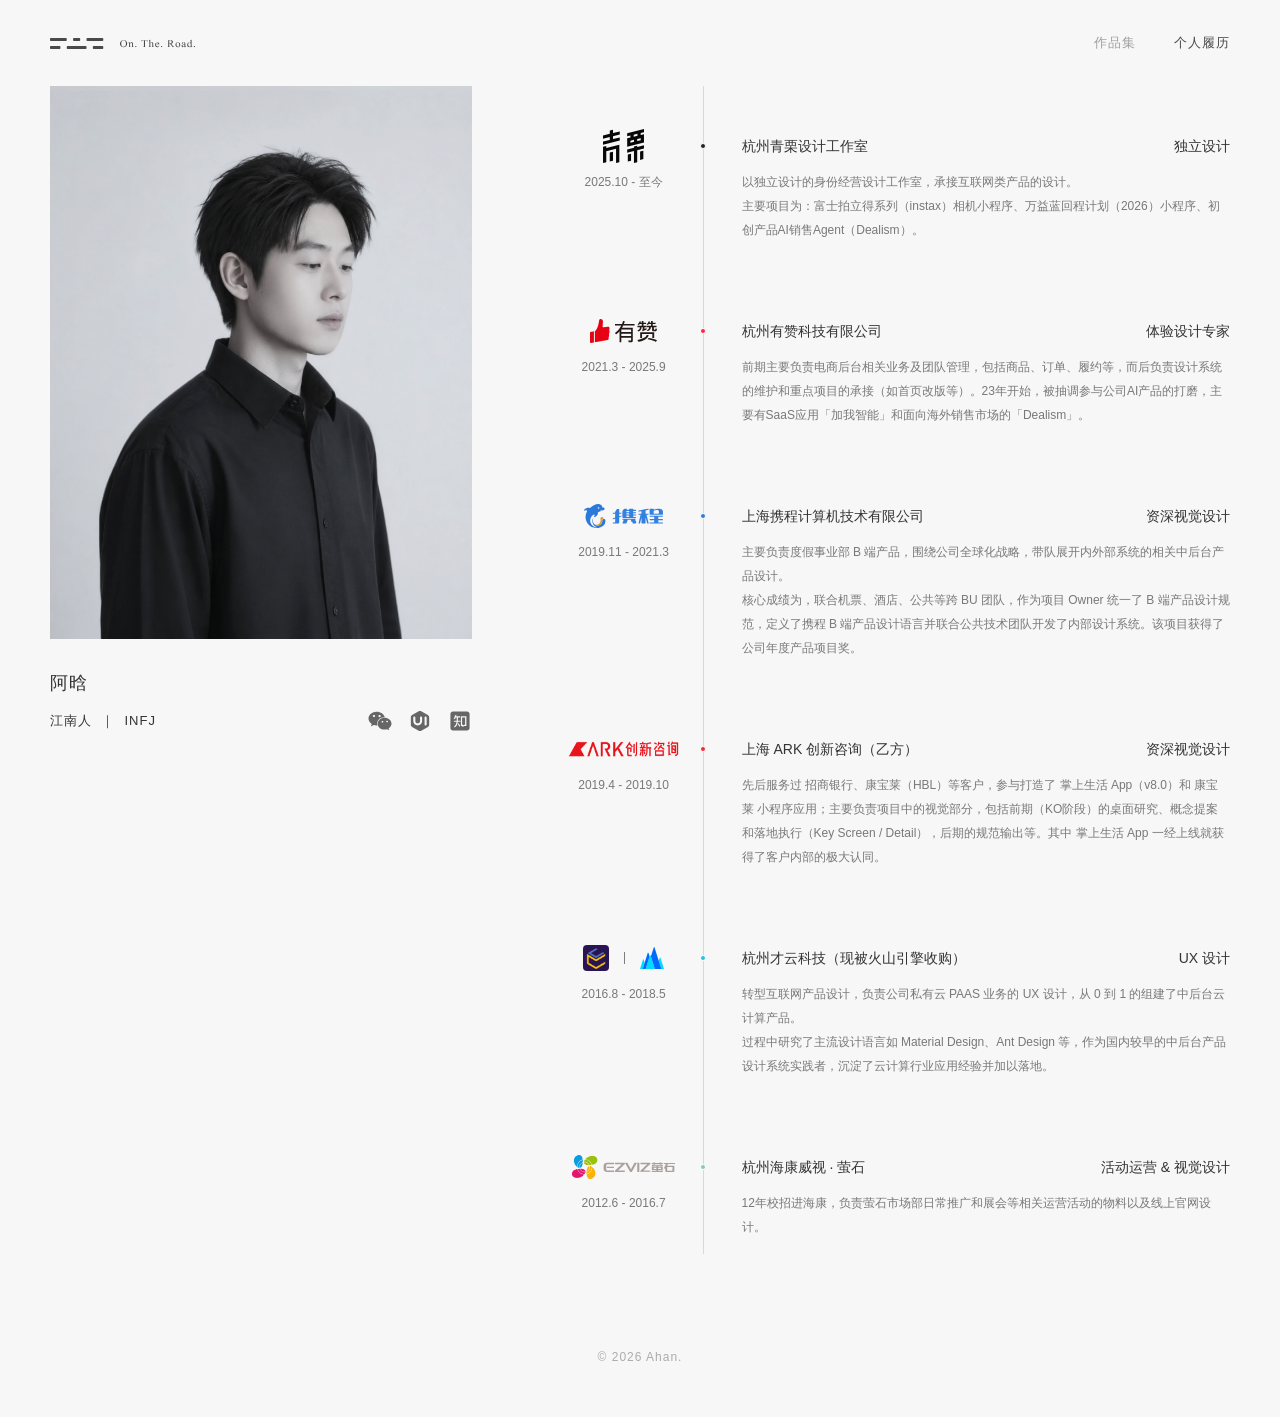
<file: resume.html>
<!doctype html>
<html lang="zh-CN">
  <head>
    <meta charset="UTF-8" />
    <meta name="viewport" content="width=device-width, initial-scale=1.0" />
    <meta name="description" content="阿晗的个人设计履历" />
    <title>阿晗 · 个人履历</title>
    <link rel="stylesheet" href="./styles.css" />
  </head>
  <body class="resume-page">
    <header class="site-header" aria-label="站点导航">
      <a class="brand" href="./index.html" aria-label="返回作品集">
        <img src="./assets/resume-brand.svg" alt="On. The. Road." />
      </a>
      <nav class="page-tabs" aria-label="页面切换">
        <a class="page-tab" href="./index.html">作品集</a>
        <a class="page-tab is-active" href="./resume.html" aria-current="page">个人履历</a>
      </nav>
    </header>

    <aside class="profile" aria-label="个人信息">
      <div class="profile-main">
        <img class="portrait" src="./assets/profile.png" alt="阿晗的个人肖像" />
        <div class="profile-meta">
          <div class="profile-copy">
            <h1>阿晗</h1>
            <p>江南人&nbsp;&nbsp;｜&nbsp;&nbsp;INFJ</p>
          </div>
          <nav class="social-links" aria-label="社交媒体">
            <button class="social-trigger wechat-trigger" type="button" aria-label="微信二维码">
              <span class="social-link-icon" aria-hidden="true">
                <img class="social-icon-default" src="./assets/social-01.svg" alt="" />
                <img class="social-icon-hover" src="./assets/social-wechat-hover.svg" alt="" />
              </span>
              <span class="wechat-qr" aria-hidden="true">
                <span class="wechat-qr-crop"><img src="./assets/wechat-qr.jpg" alt="" /></span>
              </span>
            </button>
            <a href="https://i.ui.cn/ucenter/325770?type=work" target="_blank" rel="noopener noreferrer" aria-label="UI 中国个人主页">
              <span class="social-link-icon" aria-hidden="true">
                <img class="social-icon-default" src="./assets/social-02.svg" alt="" />
                <img class="social-icon-hover" src="./assets/social-uicn-hover.svg" alt="" />
              </span>
            </a>
            <a href="https://www.zhihu.com/people/59-35-98-1/posts" target="_blank" rel="noopener noreferrer" aria-label="知乎个人主页">
              <span class="social-link-icon" aria-hidden="true">
                <img class="social-icon-default" src="./assets/social-04.svg" alt="" />
                <img class="social-icon-hover" src="./assets/social-zhihu-hover.svg" alt="" />
              </span>
            </a>
          </nav>
        </div>
      </div>
    </aside>

    <main class="resume-timeline" aria-label="个人工作履历">
      <div class="timeline-line" aria-hidden="true"></div>

      <article class="timeline-item" style="--row: 0; --dot: #222222">
        <div class="company-badge">
          <div class="company-logo"><img class="logo-studio" src="./assets/resume-company-logo/studio.svg" alt="杭州青栗设计工作室" /></div>
          <time>2025.10 - 至今</time>
        </div>
        <span class="timeline-dot" aria-hidden="true"></span>
        <div class="experience-copy">
          <header><h2>杭州青栗设计工作室</h2><span>独立设计</span></header>
          <p>以独立设计的身份经营设计工作室，承接互联网类产品的设计。<br />主要项目为：富士拍立得系列（instax）相机小程序、万益蓝回程计划（2026）小程序、初创产品AI销售Agent（Dealism）。</p>
        </div>
      </article>

      <article class="timeline-item" style="--row: 1; --dot: #ff2442">
        <div class="company-badge">
          <div class="company-logo"><img class="logo-youzan" src="./assets/resume-company-logo/youzan.svg" alt="有赞" /></div>
          <time>2021.3 - 2025.9</time>
        </div>
        <span class="timeline-dot" aria-hidden="true"></span>
        <div class="experience-copy">
          <header><h2>杭州有赞科技有限公司</h2><span>体验设计专家</span></header>
          <p>前期主要负责电商后台相关业务及团队管理，包括商品、订单、履约等，而后负责设计系统的维护和重点项目的承接（如首页改版等）。23年开始，被抽调参与公司AI产品的打磨，主要有SaaS应用「加我智能」和面向海外销售市场的「Dealism」。</p>
        </div>
      </article>

      <article class="timeline-item" style="--row: 2; --dot: #2d7edb">
        <div class="company-badge">
          <div class="company-logo"><img class="logo-ctrip" src="./assets/resume-company-logo/ctrip.svg" alt="携程旅行" /></div>
          <time>2019.11 - 2021.3</time>
        </div>
        <span class="timeline-dot" aria-hidden="true"></span>
        <div class="experience-copy">
          <header><h2>上海携程计算机技术有限公司</h2><span>资深视觉设计</span></header>
          <p>主要负责度假事业部 B 端产品，围绕公司全球化战略，带队展开内外部系统的相关中后台产品设计。<br />核心成绩为，联合机票、酒店、公共等跨 BU 团队，作为项目 Owner 统一了 B 端产品设计规范，定义了携程 B 端产品设计语言并联合公共技术团队开发了内部设计系统。该项目获得了公司年度产品项目奖。</p>
        </div>
      </article>

      <article class="timeline-item" style="--row: 3; --dot: #f12a36">
        <div class="company-badge">
          <div class="company-logo"><img class="logo-ark" src="./assets/resume-company-logo/ark.png" alt="ARK 创新咨询" /></div>
          <time>2019.4 - 2019.10</time>
        </div>
        <span class="timeline-dot" aria-hidden="true"></span>
        <div class="experience-copy">
          <header><h2>上海 ARK 创新咨询（乙方）</h2><span>资深视觉设计</span></header>
          <p>先后服务过 招商银行、康宝莱（HBL）等客户，参与打造了 掌上生活 App（v8.0）和 康宝莱 小程序应用；主要负责项目中的视觉部分，包括前期（KO阶段）的桌面研究、概念提案和落地执行（Key Screen / Detail），后期的规范输出等。其中 掌上生活 App 一经上线就获得了客户内部的极大认同。</p>
        </div>
      </article>

      <article class="timeline-item" style="--row: 4; --dot: #26c3de">
        <div class="company-badge">
          <div class="company-logo caicloud-logo" aria-label="才云科技">
            <img class="caicloud-icon" src="./assets/resume-company-logo/caicloud-icon.png" alt="" />
            <img class="caicloud-divider" src="./assets/resume-company-logo/caicloud-divider.svg" alt="" />
            <img class="caicloud-mark" src="./assets/resume-company-logo/caicloud-mark.svg" alt="" />
          </div>
          <time>2016.8 - 2018.5</time>
        </div>
        <span class="timeline-dot" aria-hidden="true"></span>
        <div class="experience-copy">
          <header><h2>杭州才云科技（现被火山引擎收购）</h2><span>UX 设计</span></header>
          <p>转型互联网产品设计，负责公司私有云 PAAS 业务的 UX 设计，从 0 到 1 的组建了中后台云计算产品。<br />过程中研究了主流设计语言如 Material Design、Ant Design 等，作为国内较早的中后台产品设计系统实践者，沉淀了云计算行业应用经验并加以落地。</p>
        </div>
      </article>

      <article class="timeline-item" style="--row: 5; --dot: #8ac6c5">
        <div class="company-badge">
          <div class="company-logo"><img class="logo-ezviz" src="./assets/resume-company-logo/ezviz.svg" alt="EZVIZ 萤石" /></div>
          <time>2012.6 - 2016.7</time>
        </div>
        <span class="timeline-dot" aria-hidden="true"></span>
        <div class="experience-copy">
          <header><h2>杭州海康威视 · 萤石</h2><span>活动运营 &amp; 视觉设计</span></header>
          <p>12年校招进海康，负责萤石市场部日常推广和展会等相关运营活动的物料以及线上官网设计。</p>
        </div>
      </article>
    </main>

    <footer class="site-footer">
      <span class="footer-divider" aria-hidden="true"></span>
      <p>© 2026 Ahan.</p>
    </footer>

    <script src="./resume.js"></script>
  </body>
</html>
</file>
<file: styles.css>
:root {
  --canvas-width: 1440px;
  --canvas-offset: max(0px, calc((100vw - var(--canvas-width)) / 2));
  --ink: #333333;
  --muted: #5a5a5a;
}

* {
  box-sizing: border-box;
}

html {
  scroll-behavior: smooth;
  background: #f7f7f7;
}

body {
  min-width: 362px;
  margin: 0;
  background: #f7f7f7;
  color: var(--ink);
  font-family: "PingFang SC", "Hiragino Sans GB", "Microsoft YaHei", sans-serif;
  -webkit-font-smoothing: antialiased;
}

.resume-page {
  min-height: 1194px;
}

img {
  display: block;
}

.site-header {
  position: fixed;
  z-index: 20;
  top: 0;
  left: 0;
  width: 100%;
  height: 86px;
  background: #f7f7f7;
}

.brand {
  position: absolute;
  top: 37.5px;
  left: 50px;
  width: 145px;
  height: 11px;
}

.brand img {
  width: 100%;
  height: 100%;
}

.page-tabs {
  position: absolute;
  top: 32px;
  right: 50px;
  display: flex;
  align-items: center;
  justify-content: space-between;
  gap: 0;
  width: 136px;
  height: 22px;
}

.page-tab {
  display: block;
  color: #4a4a4a;
  font-size: 13px;
  font-weight: 500;
  line-height: 22px;
  letter-spacing: 1px;
  text-decoration: none;
  white-space: nowrap;
  opacity: 0.5;
}

.page-tab.is-active {
  opacity: 1;
}

.profile {
  position: fixed;
  z-index: 10;
  top: 86px;
  left: calc(var(--canvas-offset) + 50px);
  width: 422px;
}

.profile-main {
  display: flex;
  flex-direction: column;
  gap: 32px;
}

.portrait {
  width: 422px;
  height: 552.82px;
  object-fit: cover;
}

.profile-meta {
  display: flex;
  align-items: flex-end;
  justify-content: space-between;
  width: 100%;
  height: 62px;
}

.profile-copy {
  display: flex;
  flex-direction: column;
  justify-content: center;
  gap: 14px;
  line-height: 24px;
  letter-spacing: 1px;
}

.profile-copy h1,
.profile-copy p,
.site-footer p,
.project-copy h2,
.project-copy p {
  margin: 0;
}

.profile-copy h1 {
  font-size: 18px;
  font-weight: 500;
}

.profile-copy p {
  font-size: 13px;
  font-weight: 400;
  white-space: nowrap;
}

.social-links {
  display: flex;
  align-items: center;
  gap: 16px;
}

.social-links a,
.social-trigger {
  position: relative;
  display: block;
  width: 24px;
  height: 24px;
  padding: 0;
  border: 0;
  background: transparent;
  cursor: pointer;
}

.social-link-icon,
.social-link-icon img {
  display: block;
  width: 24px;
  height: 24px;
}

.social-link-icon {
  position: relative;
}

.social-link-icon img {
  position: absolute;
  inset: 0;
  transition: opacity 200ms cubic-bezier(0.51, 0, 0.51, 1);
}

.social-icon-hover {
  opacity: 0;
}

.social-links a:hover .social-icon-default,
.social-links a:focus-visible .social-icon-default,
.social-trigger:hover .social-icon-default,
.social-trigger:focus-visible .social-icon-default {
  opacity: 0;
}

.social-links a:hover .social-icon-hover,
.social-links a:focus-visible .social-icon-hover,
.social-trigger:hover .social-icon-hover,
.social-trigger:focus-visible .social-icon-hover {
  opacity: 1;
}

.social-links a:focus-visible,
.social-trigger:focus-visible {
  border-radius: 4px;
  outline: 2px solid currentColor;
  outline-offset: 3px;
}

.wechat-qr {
  position: absolute;
  bottom: calc(100% + 20px);
  left: 50%;
  width: 180px;
  height: 180px;
  border-radius: 8px;
  opacity: 0;
  visibility: hidden;
  box-shadow: 0 5px 20px rgb(0 0 0 / 15%);
  pointer-events: none;
  transform: translate(-50%, 8px);
  transition:
    opacity 300ms cubic-bezier(0.51, 0, 0.51, 1),
    transform 300ms cubic-bezier(0.51, 0, 0.51, 1),
    visibility 0s linear 300ms;
}

.wechat-qr-crop {
  position: absolute;
  inset: 0;
  display: block;
  overflow: hidden;
  border-radius: 8px;
}

.wechat-qr img {
  position: absolute;
  top: -40.04%;
  left: -15.42%;
  width: 130.83%;
  height: 166.19%;
  max-width: none;
}

.wechat-trigger:hover .wechat-qr,
.wechat-trigger:focus-visible .wechat-qr {
  opacity: 1;
  visibility: visible;
  transform: translate(-50%, 0);
  transition-delay: 0s;
}

.site-footer {
  position: relative;
  display: flex;
  flex-direction: column;
  align-items: center;
  gap: 32px;
  margin-right: 50px;
  margin-left: 50px;
  padding-bottom: 50px;
}

.footer-divider {
  display: block;
  width: 100%;
  height: 1px;
  background: #f7f7f7;
}

.site-footer p {
  color: #000000;
  font-size: 12px;
  font-weight: 400;
  line-height: 20px;
  letter-spacing: 1px;
  opacity: 0.3;
}

.projects {
  position: relative;
  display: grid;
  grid-template-columns: 362px;
  grid-auto-rows: 280px;
  column-gap: 80px;
  row-gap: 80px;
  width: 362px;
  margin-right: auto;
  margin-left: auto;
  padding-top: 86px;
  padding-bottom: 0;
}

.portfolio-page .site-footer {
  margin-top: 82px;
}

.resume-page .site-footer {
  margin-top: 146px;
}

.project-card {
  display: flex;
  flex-direction: column;
  gap: 16px;
  width: 362px;
  height: 280px;
  margin: 0;
}

.project-card-link {
  color: inherit;
  text-decoration: none;
}

.project-card-link:hover .project-image {
  opacity: 0.88;
}

.project-card-link:focus-visible {
  outline: 2px solid #333333;
  outline-offset: 6px;
}

.portfolio-page.has-cover-motion .project-image:not(.is-cover-loaded):not(.is-cover-revealing) {
  opacity: 0;
  clip-path: inset(var(--reveal-inset, 0 0 100% 0));
  transform: scale(1.025);
}

.portfolio-page.has-cover-motion .project-image.is-cover-revealing {
  animation: project-cover-refresh 620ms cubic-bezier(0.51, 0, 0.51, 1) var(--cover-delay, 0ms) both;
  will-change: clip-path, opacity, transform, filter;
}

.portfolio-page.has-cover-motion .project-copy:not(.is-copy-loaded):not(.is-copy-revealing) {
  opacity: 0;
  clip-path: inset(0 0 100% 0);
  transform: translateY(7px);
}

.portfolio-page.has-cover-motion .project-copy.is-copy-revealing {
  animation: content-refresh 620ms cubic-bezier(0.51, 0, 0.51, 1) var(--copy-delay, 100ms) both;
  will-change: clip-path, opacity, transform;
}

.portfolio-page.is-detail-return .brand {
  animation: navigation-drop 680ms cubic-bezier(0.51, 0, 0.51, 1) 40ms both;
}

.portfolio-page.is-detail-return .page-tab:first-child {
  animation: navigation-drop 680ms cubic-bezier(0.51, 0, 0.51, 1) 110ms both;
}

.portfolio-page.is-detail-return .page-tab:last-child {
  animation: navigation-drop 680ms cubic-bezier(0.51, 0, 0.51, 1) 180ms both;
}

.portfolio-page.has-detail-overlay {
  overflow: hidden;
  padding-right: var(--page-scrollbar-width, 0px);
}

.portfolio-page.has-detail-overlay .site-header,
.portfolio-page.has-detail-overlay .projects,
.portfolio-page.has-detail-overlay .site-footer {
  transform: translateZ(0);
  backface-visibility: hidden;
  -webkit-backface-visibility: hidden;
}

.portfolio-page.is-preparing-detail-return .brand,
.portfolio-page.is-preparing-detail-return .page-tab {
  opacity: 0 !important;
  transform: translateY(-72px) !important;
  animation: none !important;
}

.detail-overlay-shell {
  position: fixed;
  z-index: 100;
  inset: 0;
  overflow: hidden;
  background: #f7f7f7;
  opacity: 1;
  transform: translate3d(0, 100%, 0);
  transition: transform 620ms cubic-bezier(0.51, 0, 0.8, 0.3);
  backface-visibility: hidden;
  -webkit-backface-visibility: hidden;
  will-change: transform;
  contain: paint;
}

.detail-overlay-shell.is-visible {
  transform: translate3d(0, 0, 0);
  transition-timing-function: cubic-bezier(0.2, 0.7, 0.51, 1);
}

.detail-overlay-shell.is-closing {
  pointer-events: none;
}

.detail-overlay-frame {
  display: block;
  width: 100%;
  height: 100%;
  border: 0;
  background: #f7f7f7;
}

.project-image {
  width: 362px;
  height: 198px;
  object-fit: cover;
  transform-origin: center;
  transition:
    opacity 180ms cubic-bezier(0.51, 0, 0.51, 1),
    transform 300ms cubic-bezier(0.51, 0, 0.51, 1);
}

.project-card:hover .project-image {
  transform: scale(1.05);
}

.project-image-frame {
  display: block;
  flex: 0 0 auto;
  width: 362px;
  height: 198px;
  overflow: hidden;
}

.project-copy {
  display: flex;
  flex-direction: column;
  align-items: flex-start;
  gap: 6px;
  width: 100%;
  line-height: normal;
}

.project-copy-narrow {
  width: 272px;
}

.project-copy h2 {
  width: 100%;
  color: #333333;
  font-size: 14px;
  font-weight: 500;
  letter-spacing: 1px;
}

.project-copy p,
.project-copy time {
  width: 100%;
  color: var(--muted);
  font-size: 12px;
  font-weight: 400;
}

.project-copy time {
  opacity: 0.5;
}

.project-detail-page {
  min-width: 320px;
  overflow-x: hidden;
}

.project-detail-page.is-entering {
  animation: detail-page-enter 620ms cubic-bezier(0.2, 0.7, 0.51, 1) both;
}

.project-detail-page.is-leaving {
  pointer-events: none;
  animation: detail-page-leave 620ms cubic-bezier(0.51, 0, 0.8, 0.3) both;
}

.detail-close {
  position: fixed;
  z-index: 50;
  top: 60px;
  right: 60px;
  width: 40px;
  height: 40px;
  overflow: hidden;
  padding: 0;
  border: 0;
  border-radius: 0;
  background: #333333;
  cursor: pointer;
}

.detail-close-track {
  position: absolute;
  inset: 0;
  transition: transform 300ms cubic-bezier(0.51, 0, 0.51, 1);
}

.detail-close-track i {
  position: absolute;
  left: 50%;
  width: 0;
  height: 0;
  border-top: 7.5px solid #ffffff;
  border-right: 6px solid transparent;
  border-left: 6px solid transparent;
  transform: translateX(-50%);
}

.detail-close-track i:first-child {
  top: 16px;
}

.detail-close-track i:last-child {
  top: -14px;
}

.detail-close:hover .detail-close-track,
.detail-close:focus-visible .detail-close-track {
  transform: translateY(30px);
}

.detail-close:focus-visible {
  outline: 2px solid #333333;
  outline-offset: 3px;
}

.detail-content {
  width: min(1200px, calc(100vw - 100px));
  margin: 0 auto;
  padding-top: 100px;
}

.detail-intro {
  display: flex;
  flex-direction: column;
  gap: 32px;
}

.detail-intro h1 {
  margin: 0;
  color: #333333;
  font-size: 32px;
  font-weight: 500;
  line-height: normal;
}

.detail-summary {
  display: grid;
  grid-template-columns: repeat(2, minmax(0, 1fr));
  gap: 120px;
  color: #5a5a5a;
  font-size: 12px;
  font-weight: 400;
  line-height: 24px;
}

.detail-summary p {
  margin: 0;
}

.detail-summary > * {
  --reveal-final-opacity: 0.8;
  opacity: 0.8;
}

.detail-summary div p + p {
  margin-top: 12px;
}

.detail-gallery {
  display: flex;
  flex-direction: column;
  gap: 20px;
  margin-top: 60px;
}

.detail-gallery img,
.detail-gallery video {
  display: block;
  width: 100%;
  aspect-ratio: 16 / 9;
  object-fit: cover;
}

.detail-project-video {
  cursor: pointer;
}

.detail-gallery-pair {
  display: grid;
  grid-template-columns: repeat(2, minmax(0, 1fr));
  gap: 20px;
}

.detail-gallery .detail-gallery-centered {
  width: calc((100% - 20px) / 2);
  margin-inline: auto;
}

.detail-gallery-endmark {
  display: flex;
  align-items: flex-end;
  justify-content: center;
  width: min(300px, 100%);
  height: 260px;
  margin-inline: auto;
}

.detail-gallery .detail-gallery-endmark img {
  width: min(291.632px, 97.21%);
  height: auto;
  aspect-ratio: 291.632 / 162.119;
}

.project-detail-page .detail-footer {
  margin-top: 118px;
}

.project-detail-page.has-detail-reveal-motion .detail-reveal-target:not(.is-detail-revealing):not(.is-detail-revealed) {
  opacity: 0;
  clip-path: inset(0 0 100% 0);
  transform: translateY(7px);
}

.project-detail-page .detail-reveal-target.is-detail-revealing {
  animation: content-refresh 620ms cubic-bezier(0.51, 0, 0.51, 1) var(--detail-reveal-delay, 0ms) both;
  will-change: clip-path, opacity, transform, filter;
}

.project-detail-page .detail-gallery .detail-reveal-target.is-detail-revealing {
  animation-name: project-cover-refresh;
}

@keyframes detail-page-enter {
  from {
    opacity: 1;
    transform: translate3d(0, 100vh, 0);
  }

  to {
    opacity: 1;
    transform: translate3d(0, 0, 0);
  }
}

@keyframes detail-page-leave {
  from {
    opacity: 1;
    transform: translate3d(0, 0, 0);
  }

  to {
    opacity: 1;
    transform: translate3d(0, 100vh, 0);
  }
}

@keyframes project-cover-refresh {
  0% {
    opacity: 0;
    clip-path: inset(var(--reveal-inset, 0 0 100% 0));
    filter: brightness(1.35) saturate(0.65);
    transform: scale(1.025);
  }

  38% {
    opacity: 1;
  }

  100% {
    opacity: 1;
    clip-path: inset(0 0 0 0);
    filter: brightness(1) saturate(1);
    transform: scale(1);
  }
}

@keyframes content-refresh {
  0% {
    opacity: 0;
    clip-path: inset(0 0 100% 0);
    transform: translateY(7px);
  }

  38% {
    opacity: var(--reveal-final-opacity, 1);
  }

  100% {
    opacity: var(--reveal-final-opacity, 1);
    clip-path: inset(0 0 0 0);
    transform: translateY(0);
  }
}

@keyframes navigation-drop {
  0% {
    opacity: 0;
    transform: translateY(-72px);
  }

  72% {
    opacity: 1;
    transform: translateY(4px);
  }

  100% {
    opacity: 1;
    transform: translateY(0);
  }
}

@media (max-width: 700px) {
  .detail-close {
    top: 24px;
    right: 24px;
  }

  .detail-content {
    width: calc(100vw - 40px);
    margin-top: 0;
    padding-top: 72px;
  }

  .detail-intro {
    gap: 24px;
  }

  .detail-intro h1 {
    padding-right: 0;
    font-size: 32px;
    line-height: normal;
  }

  .detail-summary {
    grid-template-columns: 1fr;
    gap: 20px;
  }

  .detail-gallery {
    margin-top: 40px;
  }

  .detail-gallery-pair {
    grid-template-columns: 1fr;
  }

  .detail-gallery .detail-gallery-centered {
    width: 100%;
  }

  .project-detail-page .detail-footer {
    margin-top: 72px;
  }
}

@media (prefers-reduced-motion: reduce) {
  .project-image,
  .detail-close-track,
  .social-link-icon img,
  .wechat-qr {
    transition: none;
  }

  .portfolio-page.has-cover-motion .project-image,
  .portfolio-page.is-detail-return .brand,
  .portfolio-page.is-detail-return .page-tab {
    animation: none;
    opacity: 1;
    clip-path: none;
    filter: none;
    transform: none;
  }

  .detail-overlay-shell {
    transition: none;
  }

  .project-detail-page.is-entering,
  .project-detail-page.is-leaving {
    animation: none;
  }
}

.resume-timeline {
  --resume-start: clamp(500px, calc(22.78vw + 272px), 600px);
  position: relative;
  top: 86px;
  width: min(738px, calc(100vw - var(--resume-start) - 50px));
  min-height: 1060px;
  margin-left: var(--resume-start);
  padding-top: 40px;
}

.timeline-line {
  position: absolute;
  top: 0;
  left: 139px;
  width: 1px;
  height: 100%;
  background: #d8d8d8;
}

.timeline-item {
  position: relative;
  left: 0;
  width: 100%;
  min-height: 107px;
  margin-bottom: 69px;
}

.timeline-item:last-child {
  margin-bottom: 0;
}

.resume-page.has-resume-motion .portrait:not(.is-profile-image-loaded):not(.is-profile-image-revealing) {
  opacity: 0;
  clip-path: inset(var(--reveal-inset, 0 100% 0 0));
  transform: scale(1.025);
}

.resume-page.has-resume-motion .portrait.is-profile-image-revealing {
  animation: project-cover-refresh 620ms cubic-bezier(0.51, 0, 0.51, 1) var(--profile-delay, 0ms) both;
  will-change: clip-path, opacity, transform, filter;
}

.resume-page.has-resume-motion .profile-meta:not(.is-profile-copy-loaded):not(.is-profile-copy-revealing) {
  opacity: 0;
  clip-path: inset(0 0 100% 0);
  transform: translateY(7px);
}

.resume-page.has-resume-motion .profile-meta.is-profile-copy-revealing {
  animation: content-refresh 620ms cubic-bezier(0.51, 0, 0.51, 1) var(--profile-copy-delay, 100ms) both;
  will-change: clip-path, opacity, transform;
}

.resume-page.has-resume-motion .timeline-item:not(.is-resume-article-loaded):not(.is-resume-article-entering) {
  opacity: 0;
  transform: translateY(32px);
}

.resume-page.has-resume-motion .timeline-item.is-resume-article-entering {
  animation: resume-article-enter 560ms cubic-bezier(0.51, 0, 0.51, 1) var(--article-delay, 0ms) both;
  will-change: opacity, transform;
}

@keyframes resume-article-enter {
  from {
    opacity: 0;
    transform: translateY(32px);
  }

  to {
    opacity: 1;
    transform: translateY(0);
  }
}

.company-badge {
  position: absolute;
  top: 0;
  left: 0;
  display: flex;
  flex-direction: column;
  align-items: center;
  gap: 4px;
  width: 120px;
  height: 68px;
}

.company-logo {
  display: flex;
  align-items: center;
  justify-content: center;
  width: 120px;
  height: 40px;
}

.company-badge time {
  color: #5a5a5a;
  font-size: 12px;
  line-height: 24px;
  white-space: nowrap;
  opacity: 0.8;
}

.logo-studio {
  width: 40.388px;
  height: 34.399px;
}

.logo-youzan {
  width: 66.383px;
  height: 23.458px;
}

.logo-ark {
  width: 111.597px;
  height: 15.5px;
}

.logo-ezviz {
  width: 103.563px;
  height: 24.428px;
}

.logo-ctrip {
  width: 78.212px;
  height: 23.257px;
}

.caicloud-logo {
  gap: 15px;
}

.caicloud-icon {
  width: 26.017px;
  height: 26.412px;
  border-radius: 4px;
  object-fit: cover;
}

.caicloud-divider {
  width: 1px;
  height: 12.458px;
}

.caicloud-mark {
  width: 24.496px;
  height: 21.715px;
}

.timeline-dot {
  position: absolute;
  top: 17px;
  left: 136px;
  z-index: 1;
  width: 6px;
  height: 6px;
  border: 1px solid #ffffff;
  border-radius: 50%;
  background: var(--dot);
}

.experience-copy {
  position: relative;
  left: 178px;
  width: min(560px, calc(100% - 178px));
  padding-top: 9px;
  color: #333333;
}

.experience-copy header {
  display: flex;
  align-items: center;
  justify-content: space-between;
  width: 100%;
  min-height: 22px;
  height: auto;
  gap: 16px;
  font-size: 14px;
  font-weight: 500;
  line-height: 22px;
}

.experience-copy h2,
.experience-copy p {
  margin: 0;
}

.experience-copy h2,
.experience-copy header span {
  font-size: inherit;
  font-weight: inherit;
}

.experience-copy h2 {
  white-space: normal;
}

.experience-copy header span {
  flex: 0 0 auto;
  white-space: nowrap;
}

.experience-copy p {
  margin-top: 13px;
  color: #5a5a5a;
  font-size: 12px;
  font-weight: 400;
  line-height: 24px;
  opacity: 0.8;
}

@media (max-width: 1000px) {
  .profile {
    display: none;
  }

  .resume-page .resume-timeline {
    width: min(738px, calc(100vw - 100px));
    min-height: 1060px;
    margin-right: auto;
    margin-left: auto;
  }
}

@media (min-width: 904px) {
  .portfolio-page .projects {
    grid-template-columns: repeat(2, 362px);
    width: 804px;
  }
}

@media (max-width: 599px) {
  .resume-page {
    min-height: 0;
  }

  .resume-page .resume-timeline {
    width: 100%;
    margin-left: 0;
    padding-top: 20px;
    padding-bottom: 0;
  }

  .resume-page .timeline-line {
    left: 53px;
  }

  .resume-page .timeline-item {
    min-height: 0;
    margin-bottom: 40px;
  }

  .resume-page .company-badge {
    top: 0;
    left: 103px;
    flex-direction: row;
    align-items: flex-end;
    justify-content: space-between;
    gap: 0;
    width: min(497px, calc(100% - 153px));
    height: 40px;
  }

  .resume-page .company-logo {
    flex: 1 0 0;
    justify-content: flex-start;
    width: auto;
    height: 40px;
  }

  .resume-page .company-badge time {
    flex: 0 0 auto;
    line-height: 22px;
  }

  .resume-page .timeline-dot {
    top: 17px;
    left: 50px;
  }

  .resume-page article.timeline-item:nth-of-type(4) .timeline-dot {
    top: 14px;
  }

  .resume-page article.timeline-item:nth-of-type(5) .timeline-dot {
    top: 18px;
  }

  .resume-page .experience-copy {
    left: 103px;
    width: min(497px, calc(100% - 153px));
    padding-top: 53px;
  }
}

@media (min-width: 1440px) {
  .resume-timeline {
    --resume-start: calc(var(--canvas-offset) + 600px);
  }
}

@media (min-width: 1346px) {
  .portfolio-page .projects {
    grid-template-columns: repeat(3, 362px);
    width: 1246px;
  }
}
</file>
